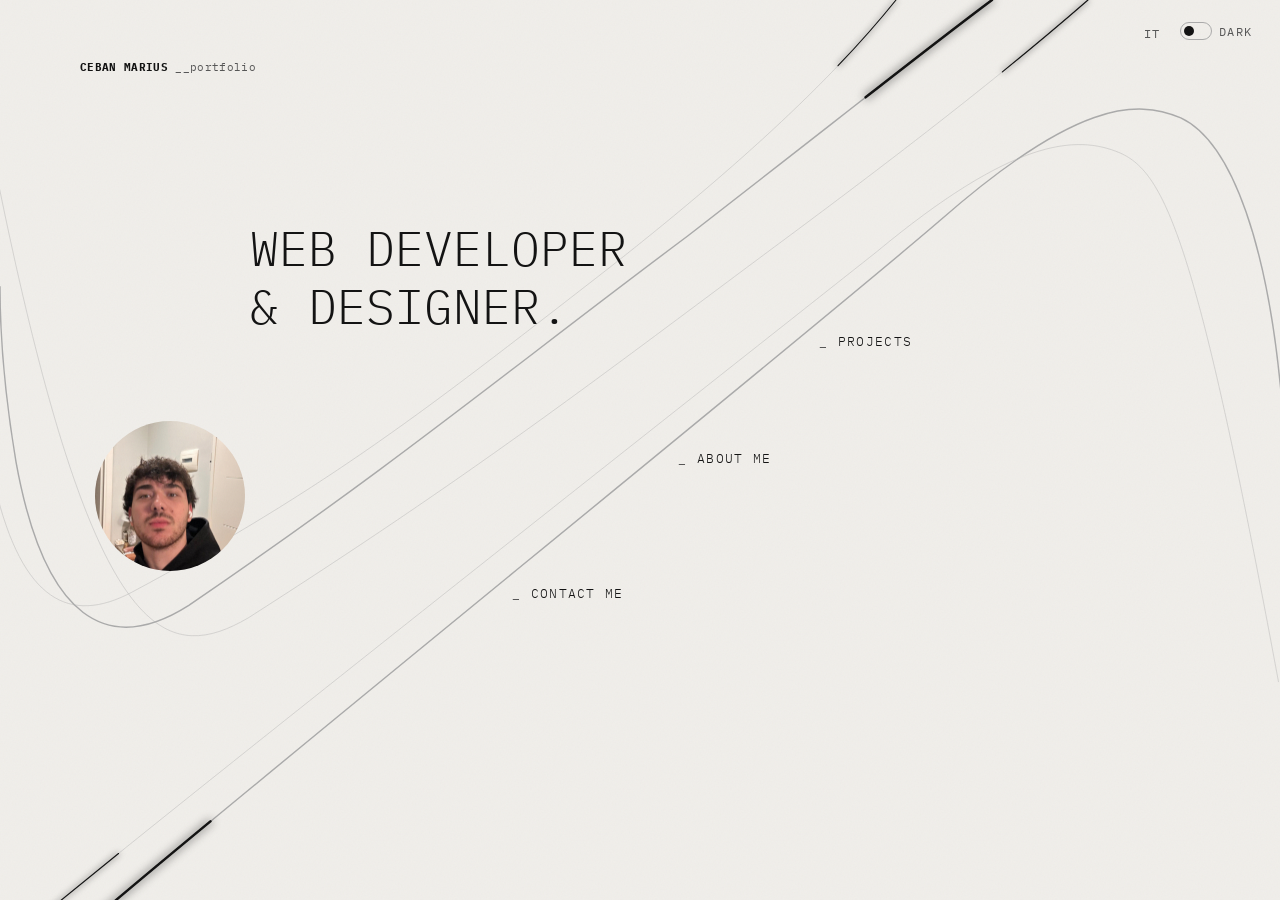
<file: index.html>
<!DOCTYPE html>
<html lang="en" data-theme="light">
<head>
  <meta charset="UTF-8" />
  <meta name="viewport" content="width=device-width, initial-scale=1.0"/>
  <title>Ceban Marius — portfolio</title>
  <meta name="description" content="Ceban Marius — Web Developer & Designer based in Italy. Building clean, intentional digital experiences across the full stack." />
  <meta property="og:type" content="website" />
  <meta property="og:title" content="Ceban Marius — Portfolio" />
  <meta property="og:description" content="Web Developer & Designer based in Italy. Building clean, intentional digital experiences across the full stack." />
  <meta property="og:site_name" content="Ceban Marius — Portfolio" />
  <link rel="icon" type="image/svg+xml" href="data:image/svg+xml,%3Csvg xmlns='http://www.w3.org/2000/svg' viewBox='0 0 32 32'%3E%3Crect width='32' height='32' fill='%23111'/%3E%3Ctext x='16' y='22' text-anchor='middle' font-family='monospace' font-size='14' font-weight='bold' fill='%23e8e6e1'%3Ecm%3C/text%3E%3C/svg%3E" />
  <link href="https://fonts.googleapis.com/css2?family=IBM+Plex+Mono:wght@300;400;700&display=swap" rel="stylesheet"/>

  <script>
    (function() {
      const t = localStorage.getItem("theme") || "light";
      document.documentElement.setAttribute("data-theme", t);
    })();
  </script>

  <link rel="stylesheet" href="index.css" />
</head>
<body>
  <div id="pt-overlay" style="position:fixed;inset:0;z-index:99999;display:flex;overflow:hidden;pointer-events:none;background:#111;"></div>
  <div class="noise-overlay"></div>

  <button class="lang-toggle" onclick="toggleLang()" aria-label="Switch language" id="lang-toggle-label">IT</button>

  <button class="theme-toggle" onclick="toggleTheme()" aria-label="Toggle theme">
    <div class="toggle-track"><div class="toggle-dot"></div></div>
    <span class="toggle-label" id="toggle-label">DARK</span>
  </button>

  <nav class="desktop-nav"><strong>CEBAN MARIUS</strong><em> __portfolio</em></nav>
  <div class="hero"><h1>WEB DEVELOPER<br>&amp; DESIGNER.</h1></div>

  <div class="circle">
    <img src="foto/profile/hero.jpeg" alt="Ceban Marius" loading="lazy" />
  </div>


  <a href="projects.html" data-nav class="label label-projects" data-i18n="nav.projects">PROJECTS</a>
  <a href="about.html"    data-nav class="label label-about" data-i18n="nav.about">ABOUT ME</a>
  <a href="#" class="label label-contact" onclick="toggleContact(); return false;" data-i18n="nav.contact">CONTACT ME</a>
  <!-- <a href="curriculum.pdf" download class="label label-cv" data-i18n="nav.cv">DOWNLOAD CV</a> -->
  <svg class="lines" viewBox="0 0 800 565" preserveAspectRatio="none">
    <!-- Original two main curves -->
    <path id="path1" class="draw-path"
      d="M 620, 0 C 580, 30 530, 70 430, 148 C 318, 232 252, 288 118, 380 C 68, 412 28, 390 10, 290 C 4, 254 0, 215 0, 180"/>
    <path id="path2" class="draw-path"
      d="M 55, 580 C 150, 498 505, 210 588, 138 C 672, 64 710, 62 738, 74 C 772, 90 792, 160 800, 240 C 804, 276 806, 312 808, 348"/>
    <!-- Extra depth lines -->
    <path id="path3" class="draw-path-thin"
      d="M 680 0 C 640 35 585 80 480 158 C 365 244 295 298 155 388 C 100 420 55 400 -5 95"/>
    <path id="path4" class="draw-path-thin"
      d="M 20 580 C 110 505 460 228 548 158 C 632 88 672 84 700 96 C 736 112 758 178 846 695"/>
    <path id="path5" class="draw-path-thin"
      d="M 560 0 C 524 45 468 100 372 175 C 268 256 205 306 82 372 C 44 392 14 378 -3 306"/>
    <!-- Flow particles — same geometry, animated short-dash on top -->
    <path id="fp1" class="flow-path"
      d="M 620, 0 C 580, 30 530, 70 430, 148 C 318, 232 252, 288 118, 380 C 68, 412 28, 390 10, 290 C 4, 254 0, 215 0, 180"/>
    <path id="fp2" class="flow-path"
      d="M 55, 580 C 150, 498 505, 210 588, 138 C 672, 64 710, 62 738, 74 C 772, 90 792, 160 800, 240 C 804, 276 806, 312 808, 348"/>
    <path id="fp3" class="flow-path-thin"
      d="M 680 0 C 640 35 585 80 480 158 C 365 244 295 298 155 388 C 100 420 55 400 -5 95"/>
    <path id="fp4" class="flow-path-thin"
      d="M 20 580 C 110 505 460 228 548 158 C 632 88 672 84 700 96 C 736 112 758 178 846 695"/>
    <path id="fp5" class="flow-path-thin"
      d="M 560 0 C 524 45 468 100 372 175 C 268 256 205 306 82 372 C 44 392 14 378 -3 306"/>
  </svg>

  <div class="mobile-layout">
    <svg class="m-lines-mobile" viewBox="0 0 375 812" aria-hidden="true" preserveAspectRatio="none">
      <path class="m-ml-path m-ml1" d="M 375 0 C 280 100 200 220 120 400 C 65 510 15 560 0 650"/>
      <path class="m-ml-thin m-ml2" d="M 0 80 C 90 190 200 320 260 500 C 305 610 365 660 375 750"/>
      <path class="m-ml-thin m-ml3" d="M 180 0 C 130 160 60 300 25 500 C 8 590 2 650 0 780"/>
      <!-- Mobile flow particles -->
      <path id="mfp1" class="m-flow-path" d="M 375 0 C 280 100 200 220 120 400 C 65 510 15 560 0 650"/>
      <path id="mfp2" class="m-flow-path-thin" d="M 0 80 C 90 190 200 320 260 500 C 305 610 365 660 375 750"/>
      <path id="mfp3" class="m-flow-path-thin" d="M 180 0 C 130 160 60 300 25 500 C 8 590 2 650 0 780"/>
    </svg>
    <div class="m-nav"><span><strong>CEBAN MARIUS</strong> <em>__portfolio</em></span></div>
    <div class="m-hero"><h1>WEB<br>DEVELOPER<br>&amp; DESIGNER.</h1></div>
    <div class="m-photo"><img src="foto/profile/hero.jpeg" alt="Ceban Marius" loading="lazy" /></div>
    <nav class="m-links">
      <a href="projects.html" data-nav class="m-link">
        <div class="m-link-left"><span class="m-link-num">01</span><span class="m-link-label" data-i18n="m.projects">PROJECTS</span></div>
      </a>
      <a href="about.html" data-nav class="m-link">
        <div class="m-link-left"><span class="m-link-num">02</span><span class="m-link-label" data-i18n="m.about">ABOUT ME</span></div>
      </a>
      <a href="#" class="m-link" onclick="toggleContact(); return false;">
        <div class="m-link-left"><span class="m-link-num">03</span><span class="m-link-label" data-i18n="m.contact">CONTACT ME</span></div>
      </a>
    </nav>
  </div>

  <div class="contact-panel" id="contactPanel">
    <button class="contact-close" onclick="toggleContact()" data-i18n="contact.close">_ CLOSE</button>
    <h2 data-i18n="contact.h2">Let's talk.</h2>
    <a href="mailto:cebanmarius15@gmail.com" class="contact-row">
      <div><div class="contact-row-label">EMAIL</div><div class="contact-row-value">cebanmarius15@gmail.com</div></div>
      <span class="contact-row-arrow">↗</span>
    </a>
    <button class="contact-copy" id="copyEmailBtn" onclick="copyEmail()" data-i18n="contact.copy" data-copy-label="_ COPY EMAIL ADDRESS" data-copied-label="_ COPIED!">_ COPY EMAIL ADDRESS</button>
    <a href="https://www.linkedin.com/in/marius-ceban-7034191b5/" target="_blank" class="contact-row">
      <div><div class="contact-row-label">LINKEDIN</div><div class="contact-row-value">linkedin.com/in/cebanmarius</div></div>
      <span class="contact-row-arrow">↗</span>
    </a>
    <a href="https://github.com/MariusCeb" target="_blank" class="contact-row">
      <div><div class="contact-row-label">GITHUB</div><div class="contact-row-value">github.com/MariusCeb</div></div>
      <span class="contact-row-arrow">↗</span>
    </a>
    <p class="contact-note" data-i18n-html="contact.note">Available for freelance projects,<br>collaborations and full-time roles.</p>
  </div>

  <script src="i18n.js"></script>
  <script>
    (function() {
      const saved = localStorage.getItem("theme") || "light";
      document.documentElement.setAttribute("data-theme", saved);
      window.addEventListener("DOMContentLoaded", () => {
        const label = document.getElementById("toggle-label");
        if (label) label.textContent = saved === "dark" ? "LIGHT" : "DARK";
      });
    })();
    function toggleTheme() {
      const html = document.documentElement;
      const isDark = html.getAttribute("data-theme") === "dark";
      const next = isDark ? "light" : "dark";
      html.setAttribute("data-theme", next);
      localStorage.setItem("theme", next);
      document.getElementById("toggle-label").textContent = isDark ? "DARK" : "LIGHT";
    }
    function toggleContact() {
      document.getElementById("contactPanel").classList.toggle("open");
    }
    document.addEventListener("click", function(e) {
      const panel = document.getElementById("contactPanel");
      if (panel.classList.contains("open") && !panel.contains(e.target) &&
          !e.target.closest(".label-contact") && !e.target.closest("[onclick*=\"toggleContact\"]")) {
        panel.classList.remove("open");
      }
    });
    function copyEmail() {
      var btn = document.getElementById('copyEmailBtn');
      var orig = btn.getAttribute('data-copy-label') || '_ COPY EMAIL ADDRESS';
      var done = btn.getAttribute('data-copied-label') || '_ COPIED!';
      function confirm() {
        btn.textContent = done; btn.classList.add('copied');
        setTimeout(function() { btn.textContent = orig; btn.classList.remove('copied'); }, 2000);
      }
      if (navigator.clipboard && navigator.clipboard.writeText) {
        navigator.clipboard.writeText('cebanmarius15@gmail.com').then(confirm).catch(function() {
          var ta = document.createElement('textarea');
          ta.value = 'cebanmarius15@gmail.com';
          document.body.appendChild(ta); ta.select();
          try { document.execCommand('copy'); confirm(); } catch(e) {}
          document.body.removeChild(ta);
        });
      } else {
        var ta = document.createElement('textarea');
        ta.value = 'cebanmarius15@gmail.com';
        document.body.appendChild(ta); ta.select();
        try { document.execCommand('copy'); confirm(); } catch(e) {}
        document.body.removeChild(ta);
      }
    }
    /* ── PAGE TRANSITION ── */
    (function() {
      var N = 14, STAGGER = 0.032, DUR = 0.46;
      var overlay = document.getElementById('pt-overlay');
      var blocks = [];
      overlay.style.background = 'none';
      for (var i = 0; i < N; i++) {
        var b = document.createElement('div');
        b.style.cssText = 'flex:1;height:100%;background:#111;transform:scaleX(1);transform-origin:right center;';
        overlay.appendChild(b); blocks.push(b);
      }
      function init() {
        setTimeout(function() {
          blocks.forEach(function(b, i) {
            b.style.transition = 'transform '+DUR+'s cubic-bezier(0.76,0,0.24,1) '+(i*STAGGER)+'s';
            b.style.transform = 'scaleX(0)';
          });
          setTimeout(function() { overlay.style.pointerEvents = 'none'; }, (DUR+(N-1)*STAGGER)*1000+200);
        }, 30);
        document.querySelectorAll('[data-nav]').forEach(function(el) {
          el.addEventListener('click', function(e) {
            var href = this.getAttribute('href');
            if (!href || href === '#') return;
            e.preventDefault();
            overlay.style.pointerEvents = 'all';
            blocks.forEach(function(b, i) {
              b.style.transformOrigin = 'left center';
              b.style.transition = 'transform '+DUR+'s cubic-bezier(0.76,0,0.24,1) '+(i*STAGGER)+'s';
              b.style.transform = 'scaleX(1)';
            });
            setTimeout(function() { window.location.href = href; }, (DUR+(N-1)*STAGGER)*1000-80);
          });
        });
      }
      if (document.readyState === 'loading') { document.addEventListener('DOMContentLoaded', init); } else { init(); }
      window.addEventListener('pageshow', function(e) {
        if (!e.persisted) return;
        overlay.style.pointerEvents = 'all';
        blocks.forEach(function(b) { b.style.transition = 'none'; b.style.transformOrigin = 'right center'; b.style.transform = 'scaleX(1)'; });
        setTimeout(function() {
          blocks.forEach(function(b, i) {
            b.style.transition = 'transform '+DUR+'s cubic-bezier(0.76,0,0.24,1) '+(i*STAGGER)+'s';
            b.style.transform = 'scaleX(0)';
          });
          setTimeout(function() { overlay.style.pointerEvents = 'none'; }, (DUR+(N-1)*STAGGER)*1000+200);
        }, 50);
      });
    })();
  </script>

</body>
</html>
</file>
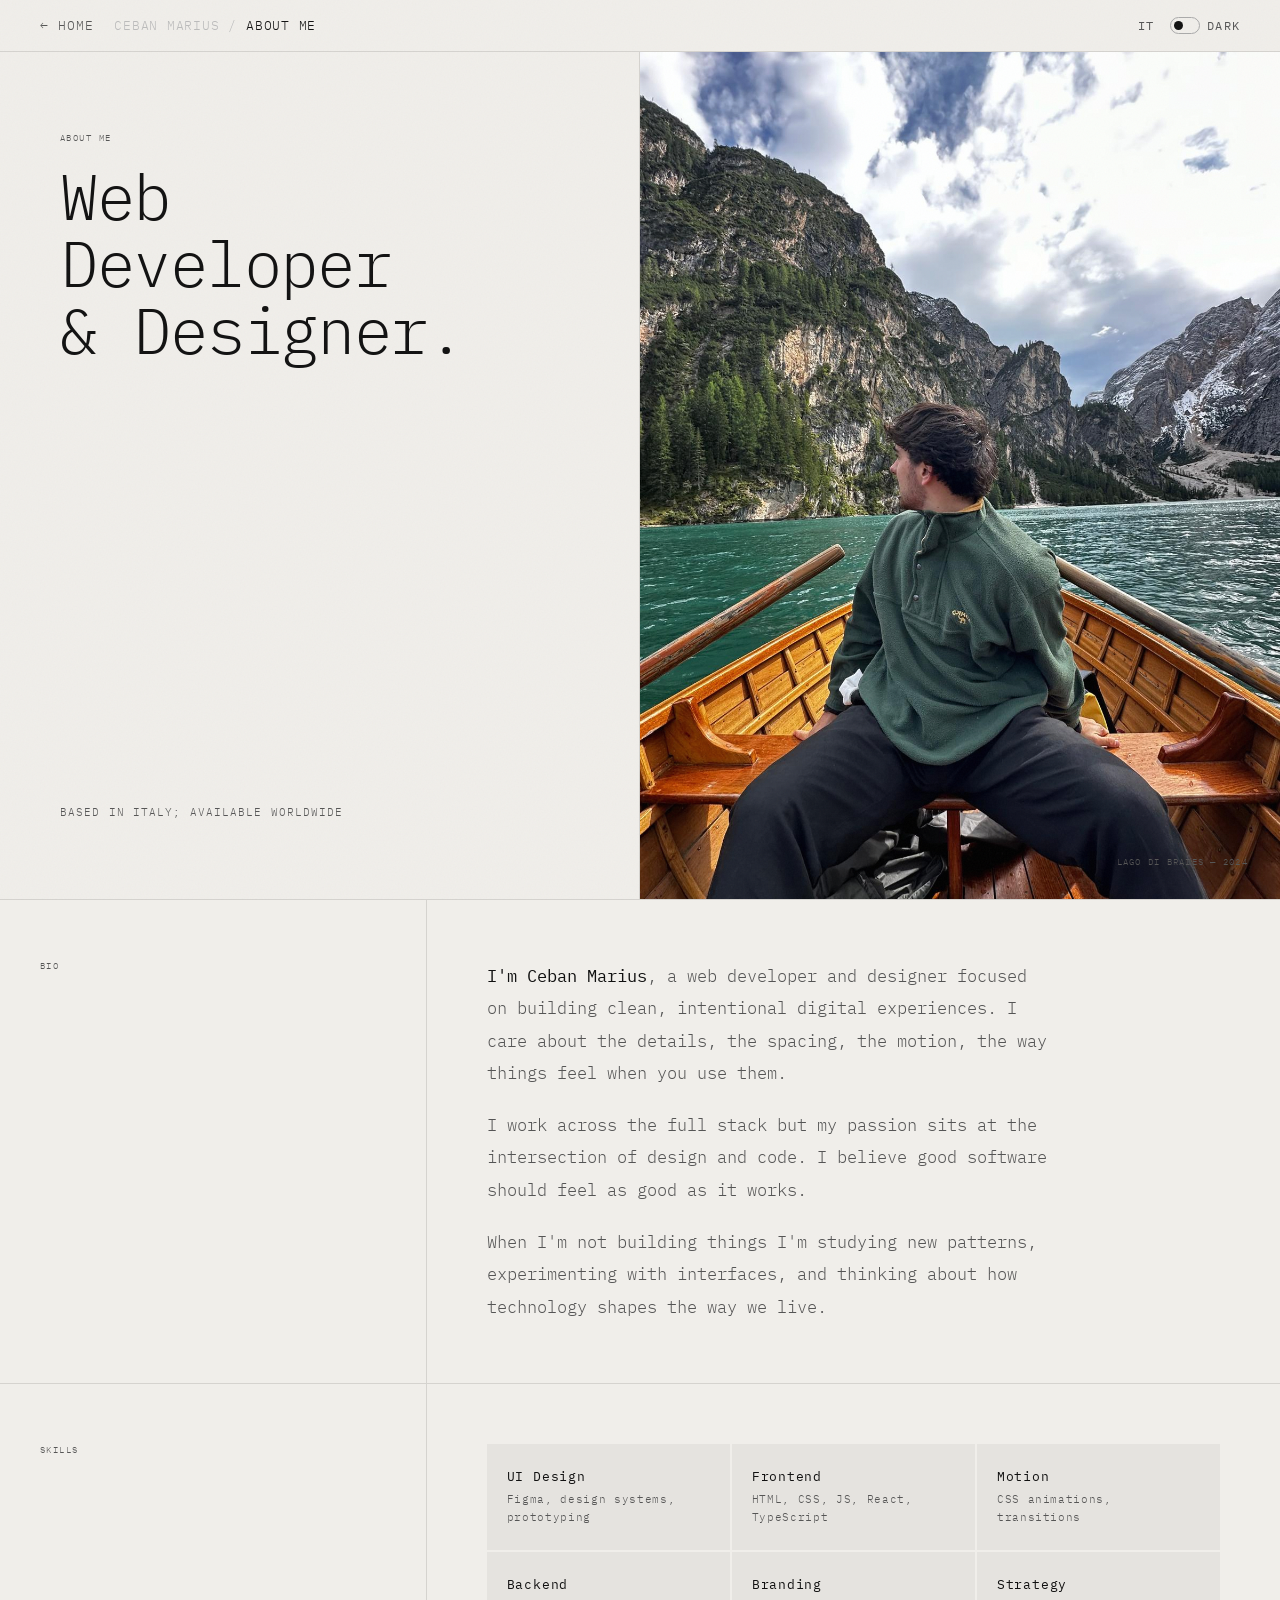
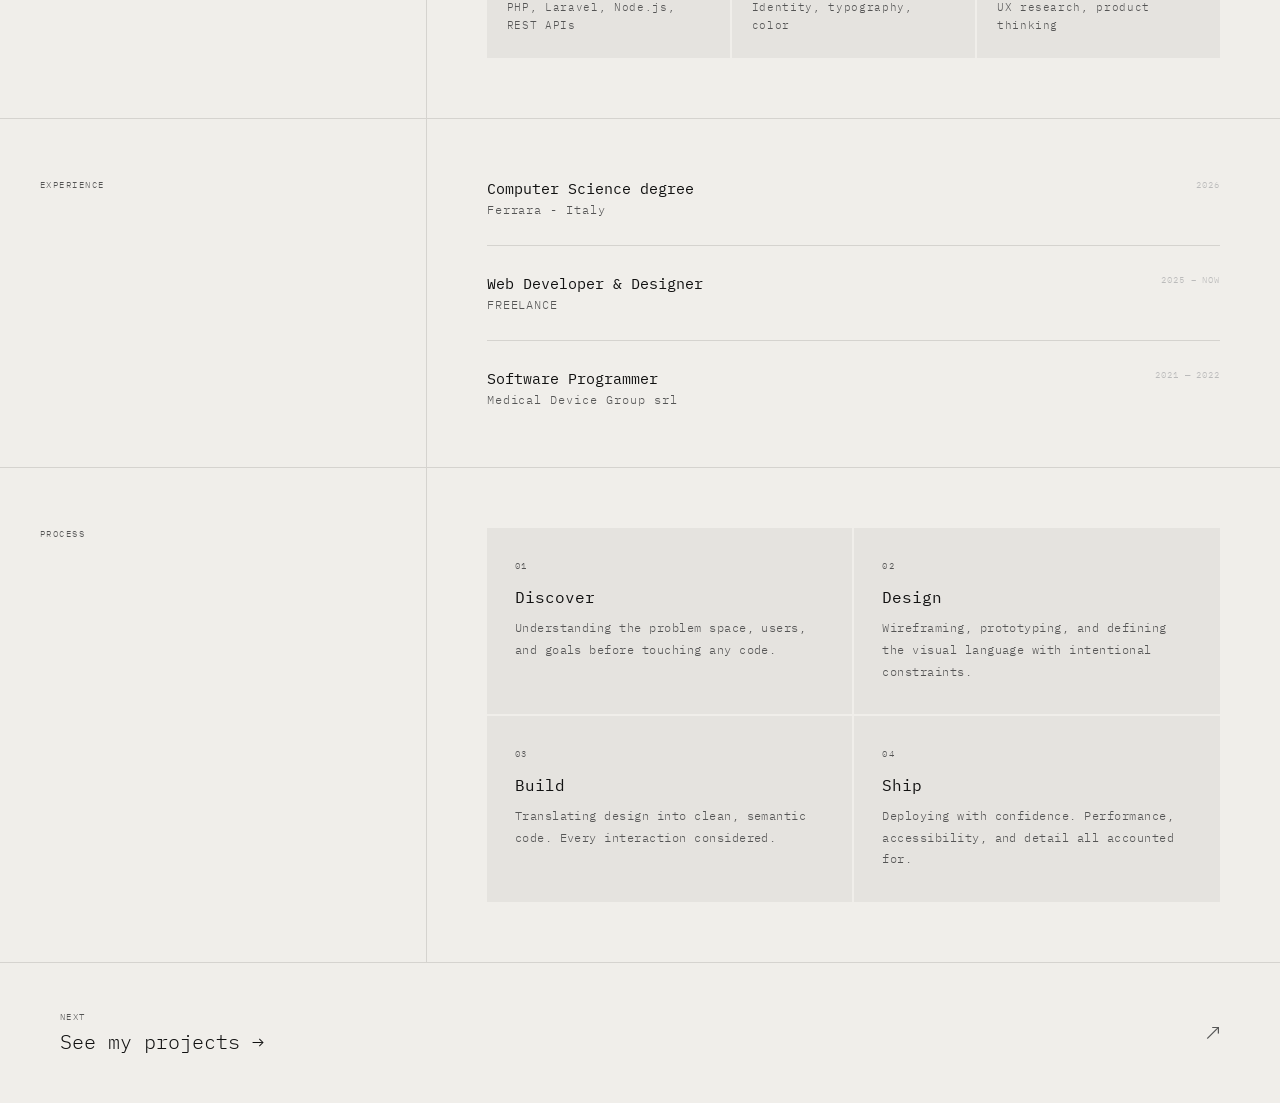
<file: about.html>
<!DOCTYPE html>
<html lang="en" data-theme="light">
<head>
  <meta charset="UTF-8" />
  <meta name="viewport" content="width=device-width, initial-scale=1.0"/>
  <title>About — Ceban Marius</title>
  <meta name="description" content="About Ceban Marius — Web Developer & Designer based in Italy. Skills, bio, and experience." />
  <meta property="og:type" content="website" />
  <meta property="og:title" content="About — Ceban Marius" />
  <meta property="og:description" content="Web Developer & Designer based in Italy. Skills, bio, and experience." />
  <meta property="og:site_name" content="Ceban Marius — Portfolio" />
  <link rel="icon" type="image/svg+xml" href="data:image/svg+xml,%3Csvg xmlns='http://www.w3.org/2000/svg' viewBox='0 0 32 32'%3E%3Crect width='32' height='32' fill='%23111'/%3E%3Ctext x='16' y='22' text-anchor='middle' font-family='monospace' font-size='14' font-weight='bold' fill='%23e8e6e1'%3Ecm%3C/text%3E%3C/svg%3E" />
  <link href="https://fonts.googleapis.com/css2?family=IBM+Plex+Mono:wght@300;400;700&display=swap" rel="stylesheet"/>
  <script>
    (function() {
      const t = localStorage.getItem('theme') || 'light';
      document.documentElement.setAttribute('data-theme', t);
    })();
  </script>
  <link rel="stylesheet" href="about.css" />
</head>
<body>
  <div id="pt-overlay" style="position:fixed;inset:0;z-index:99999;display:flex;overflow:hidden;pointer-events:none;background:#111;"></div>
  <div class="noise-overlay"></div>

  <header>
    <div class="header-left">
      <a href="index.html" class="back-link" data-nav>← HOME</a>
      <span class="breadcrumb" data-i18n-html="about.crumb">CEBAN MARIUS / <span>ABOUT ME</span></span>
    </div>
    <div class="header-right">
      <button class="lang-toggle" onclick="toggleLang()" id="lang-toggle-label">IT</button>
      <button class="theme-toggle" onclick="toggleTheme()">
        <div class="toggle-track"><div class="toggle-dot"></div></div>
        <span class="toggle-label" id="toggle-label">DARK</span>
      </button>
    </div>
    <div id="reading-progress"></div>
  </header>

  <main>

    <!-- HERO -->
    <div class="about-hero">
      <div class="hero-left">
        <div>
          <div style="font-size:9px;letter-spacing:0.16em;color:var(--muted);margin-bottom:20px;" data-i18n="about.eyebrow">ABOUT ME</div>
          <h1>Web<br>Developer<br>&amp; Designer.</h1>
        </div>
        <div class="subtitle" data-i18n="about.subtitle">BASED IN ITALY — AVAILABLE WORLDWIDE</div>
      </div>
      <div class="hero-right" style="background-image:url('foto/profile/about.jpeg');background-size:cover;background-position:center 45%;">
        <div class="hero-right-label">LAGO DI BRAIES — 2024</div>
      </div>
    </div>


    <!-- BIO -->
    <div class="bio-section">
      <div class="bio-label" data-i18n="about.bio.label">Bio</div>
      <div class="bio-content">
        <p data-i18n-html="about.bio.p1"><strong>I'm Ceban Marius</strong>, a web developer and designer focused on building clean, intentional digital experiences. I care about the details — the spacing, the motion, the way things feel when you use them.</p>
        <p data-i18n="about.bio.p2">I work across the full stack but my passion sits at the intersection of design and code. I believe good software should feel as good as it works.</p>
        <p data-i18n="about.bio.p3">When I'm not building things I'm studying new patterns, experimenting with interfaces, and thinking about how technology shapes the way we live.</p>
      </div>
    </div>

    <!-- SKILLS -->
    <div class="skills-section">
      <div class="skills-label" data-i18n="about.skills.lbl">Skills</div>
      <div class="skills-grid">
        <div class="skill-item">
          <div class="skill-name" data-i18n="about.skill.ui.n">UI Design</div>
          <div class="skill-desc" data-i18n="about.skill.ui.d">Figma, design systems, prototyping</div>
        </div>
        <div class="skill-item">
          <div class="skill-name" data-i18n="about.skill.fe.n">Frontend</div>
          <div class="skill-desc" data-i18n="about.skill.fe.d">HTML, CSS, JS, React, TypeScript</div>
        </div>
        <div class="skill-item">
          <div class="skill-name" data-i18n="about.skill.mo.n">Motion</div>
          <div class="skill-desc" data-i18n="about.skill.mo.d">CSS animations, transitions</div>
        </div>
        <div class="skill-item">
          <div class="skill-name" data-i18n="about.skill.be.n">Backend</div>
          <div class="skill-desc" data-i18n="about.skill.be.d">PHP, Laravel, Node.js, REST APIs</div>
        </div>
        <div class="skill-item">
          <div class="skill-name" data-i18n="about.skill.br.n">Branding</div>
          <div class="skill-desc" data-i18n="about.skill.br.d">Identity, typography, color</div>
        </div>
        <div class="skill-item">
          <div class="skill-name" data-i18n="about.skill.st.n">Strategy</div>
          <div class="skill-desc" data-i18n="about.skill.st.d">UX research, product thinking</div>
        </div>
      </div>
    </div>

    <!-- EXPERIENCE -->
    <div class="exp-section">
      <div class="exp-label" data-i18n="about.exp.lbl">Experience</div>
      <div class="exp-list">
        <div class="exp-item">
          <div>
            <div class="exp-role" data-i18n="about.exp0.role">Computer Science degree</div>
            <div class="exp-company">Ferrara - Italy</div>
          </div>
          <div class="exp-year">2026</div>
        </div>
        <div class="exp-item">
          <div>
            <div class="exp-role" data-i18n="about.exp1.role">Web Developer & Designer</div>
            <div class="exp-company">FREELANCE</div>
          </div>
          <div class="exp-year" data-i18n="about.exp1.year">2025 — NOW</div>
        </div>
        <div class="exp-item">
          <div>
            <div class="exp-role" data-i18n="about.exp2.role">Software Programmer</div>
            <div class="exp-company">Medical Device Group srl</div>
          </div>
          <div class="exp-year">2021 — 2022</div>
        </div>
      </div>
    </div>

    <!-- PROCESS -->
    <div class="process-section">
      <div class="process-label" data-i18n="about.proc.lbl">Process</div>
      <div class="process-grid">
        <div class="process-item">
          <div class="process-num">01</div>
          <div class="process-title" data-i18n="about.proc0.ttl">Discover</div>
          <div class="process-desc" data-i18n="about.proc0.dsc">Understanding the problem space, users, and goals before touching any code.</div>
        </div>
        <div class="process-item">
          <div class="process-num">02</div>
          <div class="process-title" data-i18n="about.proc1.ttl">Design</div>
          <div class="process-desc" data-i18n="about.proc1.dsc">Wireframing, prototyping, and defining the visual language with intentional constraints.</div>
        </div>
        <div class="process-item">
          <div class="process-num">03</div>
          <div class="process-title" data-i18n="about.proc2.ttl">Build</div>
          <div class="process-desc" data-i18n="about.proc2.dsc">Translating design into clean, semantic code. Every interaction considered.</div>
        </div>
        <div class="process-item">
          <div class="process-num">04</div>
          <div class="process-title" data-i18n="about.proc3.ttl">Ship</div>
          <div class="process-desc" data-i18n="about.proc3.dsc">Deploying with confidence. Performance, accessibility, and detail all accounted for.</div>
        </div>
      </div>
    </div>

    <!-- CTA -->
    <a href="projects.html" class="about-cta" data-nav>
      <div>
        <div class="cta-label" data-i18n="about.cta.lbl">NEXT</div>
        <div class="cta-title" data-i18n="about.cta.ttl">See my projects →</div>
      </div>
      <span class="cta-arrow">↗</span>
    </a>

  </main>

  <script src="i18n.js"></script>
  <script>
    (function() {
      const saved = localStorage.getItem('theme') || 'light';
      document.getElementById('toggle-label').textContent = saved === 'dark' ? 'LIGHT' : 'DARK';
    })();
    function toggleTheme() {
      const html = document.documentElement;
      const isDark = html.getAttribute('data-theme') === 'dark';
      const next = isDark ? 'light' : 'dark';
      html.setAttribute('data-theme', next);
      localStorage.setItem('theme', next);
      document.getElementById('toggle-label').textContent = isDark ? 'DARK' : 'LIGHT';
    }
    /* ── PAGE TRANSITION ── */
    (function() {
      var N = 14, STAGGER = 0.032, DUR = 0.46;
      var overlay = document.getElementById('pt-overlay');
      var blocks = [];
      overlay.style.background = 'none';
      for (var i = 0; i < N; i++) {
        var b = document.createElement('div');
        b.style.cssText = 'flex:1;height:100%;background:#111;transform:scaleX(1);transform-origin:right center;';
        overlay.appendChild(b); blocks.push(b);
      }
      function init() {
        setTimeout(function() {
          blocks.forEach(function(b, i) {
            b.style.transition = 'transform '+DUR+'s cubic-bezier(0.76,0,0.24,1) '+(i*STAGGER)+'s';
            b.style.transform = 'scaleX(0)';
          });
          setTimeout(function() { overlay.style.pointerEvents = 'none'; }, (DUR+(N-1)*STAGGER)*1000+200);
        }, 30);
        document.querySelectorAll('[data-nav]').forEach(function(el) {
          el.addEventListener('click', function(e) {
            var href = this.getAttribute('href');
            if (!href || href === '#') return;
            e.preventDefault();
            overlay.style.pointerEvents = 'all';
            blocks.forEach(function(b, i) {
              b.style.transformOrigin = 'left center';
              b.style.transition = 'transform '+DUR+'s cubic-bezier(0.76,0,0.24,1) '+(i*STAGGER)+'s';
              b.style.transform = 'scaleX(1)';
            });
            setTimeout(function() { window.location.href = href; }, (DUR+(N-1)*STAGGER)*1000-80);
          });
        });
      }
      if (document.readyState === 'loading') { document.addEventListener('DOMContentLoaded', init); } else { init(); }
      window.addEventListener('pageshow', function(e) {
        if (!e.persisted) return;
        overlay.style.pointerEvents = 'all';
        blocks.forEach(function(b) { b.style.transition = 'none'; b.style.transformOrigin = 'right center'; b.style.transform = 'scaleX(1)'; });
        setTimeout(function() {
          blocks.forEach(function(b, i) {
            b.style.transition = 'transform '+DUR+'s cubic-bezier(0.76,0,0.24,1) '+(i*STAGGER)+'s';
            b.style.transform = 'scaleX(0)';
          });
          setTimeout(function() { overlay.style.pointerEvents = 'none'; }, (DUR+(N-1)*STAGGER)*1000+200);
        }, 50);
      });
    })();
    /* ── READING PROGRESS ── */
    (function() {
      var bar = document.getElementById('reading-progress');
      if (!bar) return;
      var ticking = false;
      window.addEventListener('scroll', function() {
        if (!ticking) {
          requestAnimationFrame(function() {
            var s = window.scrollY, t = document.documentElement.scrollHeight - window.innerHeight;
            bar.style.transform = 'scaleX(' + (t > 0 ? s / t : 0) + ')';
            ticking = false;
          });
          ticking = true;
        }
      }, { passive: true });
    })();

    /* ── SCROLL REVEAL (process items) ── */
    (function() {
      if (!('IntersectionObserver' in window)) return;
      var obs = new IntersectionObserver(function(entries) {
        entries.forEach(function(e) { if (e.isIntersecting) { e.target.classList.add('in-view'); obs.unobserve(e.target); } });
      }, { threshold: 0.15 });
      document.querySelectorAll('.process-item').forEach(function(el) { el.classList.add('reveal'); obs.observe(el); });
    })();
  </script>

</body>
</html>
</file>
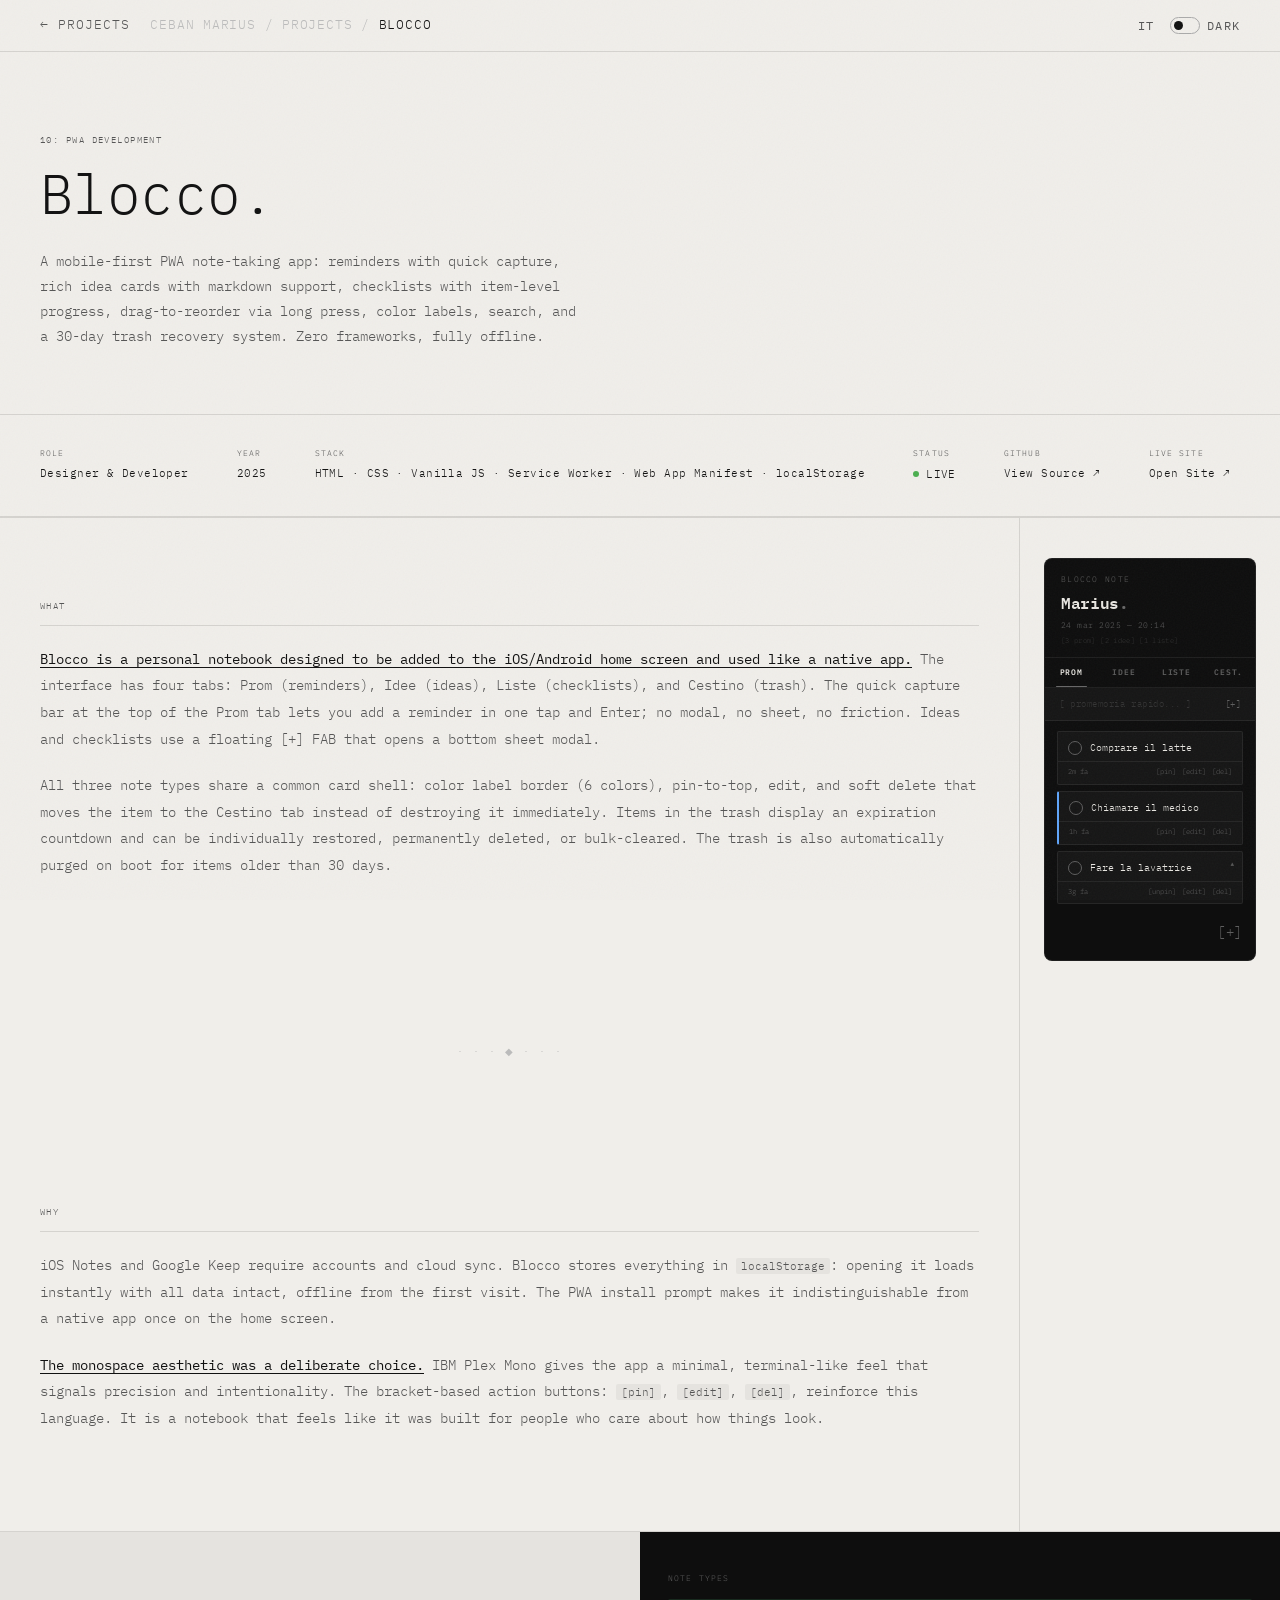
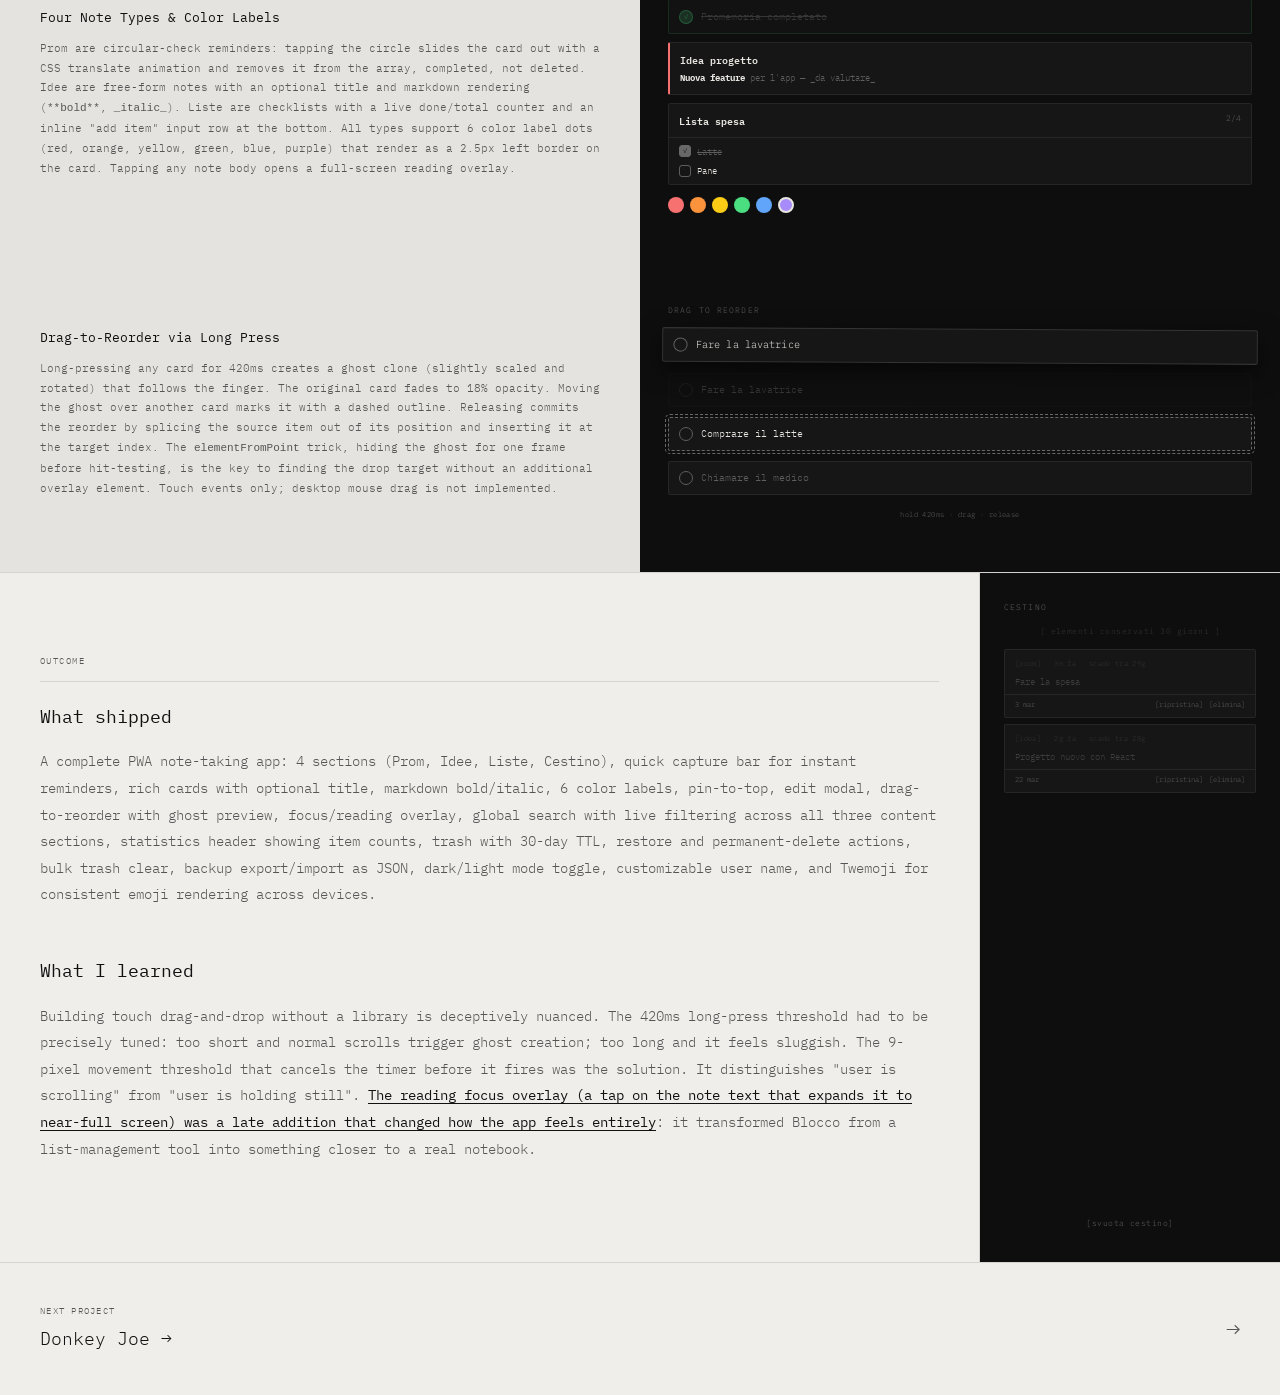
<file: blocco.html>
<!DOCTYPE html>
<html lang="en" data-theme="light">
<head>
  <meta charset="UTF-8" />
  <meta name="viewport" content="width=device-width, initial-scale=1.0"/>
  <title>Blocco — Ceban Marius</title>
  <meta name="description" content="Blocco — Mobile-first PWA note-taking app. Reminders, ideas, checklists, drag-to-reorder, color labels, 30-day trash recovery. Zero frameworks." />
  <meta property="og:type" content="website" />
  <meta property="og:title" content="Blocco — Ceban Marius" />
  <meta property="og:description" content="Mobile-first PWA note-taking app. Reminders, ideas, checklists, drag-to-reorder, 30-day trash. Zero frameworks, fully offline." />
  <meta property="og:site_name" content="Ceban Marius — Portfolio" />
  <link rel="icon" type="image/svg+xml" href="data:image/svg+xml,%3Csvg xmlns='http://www.w3.org/2000/svg' viewBox='0 0 32 32'%3E%3Crect width='32' height='32' fill='%23111'/%3E%3Ctext x='16' y='22' text-anchor='middle' font-family='monospace' font-size='14' font-weight='bold' fill='%23e8e6e1'%3Ecm%3C/text%3E%3C/svg%3E" />
  <link href="https://fonts.googleapis.com/css2?family=IBM+Plex+Mono:wght@300;400;700&display=swap" rel="stylesheet"/>
  <script>
    (function() {
      const t = localStorage.getItem('theme') || 'light';
      document.documentElement.setAttribute('data-theme', t);
    })();
  </script>
  <link rel="stylesheet" href="blocco.css" />
</head>
<body>
  <div id="pt-overlay" style="position:fixed;inset:0;z-index:99999;display:flex;overflow:hidden;pointer-events:none;background:#111;"></div>
  <div class="noise-overlay"></div>

  <header>
    <div class="header-left">
      <a href="projects.html" class="back-link" data-nav data-i18n="back.projects">← PROJECTS</a>
      <span class="breadcrumb" data-i18n-html="bl.crumb">CEBAN MARIUS / PROJECTS / <span>BLOCCO</span></span>
    </div>
    <div class="header-right">
      <button class="lang-toggle" onclick="toggleLang()" id="lang-toggle-label">IT</button>
      <button class="theme-toggle" onclick="toggleTheme()" aria-label="Toggle theme">
        <div class="toggle-track"><div class="toggle-dot"></div></div>
        <span class="toggle-label" id="toggle-label">DARK</span>
      </button>
    </div>
    <div id="reading-progress"></div>
  </header>

  <main>

    <!-- HERO -->
    <div class="project-hero">
      <div class="project-tag" data-i18n="bl.tag">10 — PWA Development</div>
      <h1>Blocco.</h1>
      <p class="lead" data-i18n="bl.lead">A mobile-first PWA note-taking app — reminders with quick capture, rich idea cards with markdown support, checklists with item-level progress, drag-to-reorder via long press, color labels, search, and a 30-day trash recovery system. Zero frameworks, fully offline.</p>
    </div>

    <!-- META -->
    <div class="project-meta">
      <div class="meta-item">
        <div class="meta-label" data-i18n="meta.role">Role</div>
        <div class="meta-value" data-i18n="bl.role">Designer & Developer</div>
      </div>
      <div class="meta-item">
        <div class="meta-label" data-i18n="meta.year">Year</div>
        <div class="meta-value">2025</div>
      </div>
      <div class="meta-item">
        <div class="meta-label" data-i18n="meta.stack">Stack</div>
        <div class="meta-value">HTML · CSS · Vanilla JS · Service Worker · Web App Manifest · localStorage</div>
      </div>
      <div class="meta-item">
        <div class="meta-label" data-i18n="meta.status">Status</div>
        <div class="meta-value"><span class="status-live"><span class="status-dot-live"></span>LIVE</span></div>
      </div>
      <div class="meta-item">
        <div class="meta-label" data-i18n="meta.github">GitHub</div>
        <div class="meta-value"><a href="https://github.com/MariusCeb/blocco" class="meta-link" target="_blank" data-i18n="meta.view_src">View Source ↗</a></div>
      </div>
      <div class="meta-item">
        <div class="meta-label" data-i18n="meta.live">Live Site</div>
        <div class="meta-value"><a href="https://mariusceb.github.io/blocco/notes.html" class="meta-link" target="_blank" data-i18n="meta.open_site">Open Site ↗</a></div>
      </div>
    </div>

    <!-- WHAT / WHY — split with sidebar mockup -->
    <div class="content-split">
      <div class="content-split-left">
        <div class="content">
          <div class="section-label" data-i18n="section.what">What</div>
          <p data-i18n-html="bl.what.p1"><strong>Blocco is a personal notebook designed to be added to the iOS/Android home screen and used like a native app.</strong> The interface has four tabs: Prom (reminders), Idee (ideas), Liste (checklists), and Cestino (trash). The quick capture bar at the top of the Prom tab lets you add a reminder in one tap and Enter — no modal, no sheet, no friction. Ideas and checklists use a floating [+] FAB that opens a bottom sheet modal.</p>
          <p data-i18n="bl.what.p2">All three note types share a common card shell: color label border (6 colors), pin-to-top, edit, and soft delete that moves the item to the Cestino tab instead of destroying it immediately. Items in the trash display an expiration countdown and can be individually restored, permanently deleted, or bulk-cleared. The trash is also automatically purged on boot for items older than 30 days.</p>
        </div>

        <div class="section-divider">· · · ◆ · · ·</div>

        <div class="content">
          <div class="section-label" data-i18n="section.why">Why</div>
          <p data-i18n-html="bl.why.p1">iOS Notes and Google Keep require accounts and cloud sync. Blocco stores everything in <code>localStorage</code> — opening it loads instantly with all data intact, offline from the first visit. The PWA install prompt makes it indistinguishable from a native app once on the home screen.</p>
          <p data-i18n-html="bl.why.p2"><strong>The monospace aesthetic was a deliberate choice.</strong> IBM Plex Mono gives the app a minimal, terminal-like feel that signals precision and intentionality. The bracket-based action buttons — <code>[pin]</code>, <code>[edit]</code>, <code>[del]</code> — reinforce this language. It is a notebook that feels like it was built for people who care about how things look.</p>
        </div>
      </div>

      <!-- SIDEBAR MOCKUP — Blocco UI -->
      <div class="content-split-right">
        <div class="sidebar-mockup">
          <!-- Header -->
          <div style="padding:14px 16px 10px;border-bottom:1px solid rgba(255,255,255,.07);">
            <div style="font-size:8px;color:#5e5e5e;text-transform:uppercase;letter-spacing:.16em;margin-bottom:3px;">Blocco note</div>
            <div style="font-size:16px;font-weight:600;letter-spacing:-.02em;">Marius<span style="color:#686868;">.</span></div>
            <div style="font-size:8px;color:#5e5e5e;letter-spacing:.06em;margin-top:3px;">24 mar 2025 — 20:14</div>
            <div style="font-size:7px;color:#333;letter-spacing:.05em;margin-top:2px;">[3 prom] [2 idee] [1 liste]</div>
          </div>
          <!-- Tabs -->
          <div style="display:flex;border-bottom:1px solid rgba(255,255,255,.07);">
            <span style="flex:1;padding:8px 0;font-size:8px;font-weight:600;letter-spacing:.1em;text-transform:uppercase;color:#e8e6e1;text-align:center;position:relative;">Prom<span style="position:absolute;bottom:0;left:20%;right:20%;height:1.5px;background:#686868;border-radius:1px;display:block;"></span></span>
            <span style="flex:1;padding:8px 0;font-size:8px;font-weight:600;letter-spacing:.1em;text-transform:uppercase;color:#5e5e5e;text-align:center;">Idee</span>
            <span style="flex:1;padding:8px 0;font-size:8px;font-weight:600;letter-spacing:.1em;text-transform:uppercase;color:#5e5e5e;text-align:center;">Liste</span>
            <span style="flex:1;padding:8px 0;font-size:8px;font-weight:600;letter-spacing:.1em;text-transform:uppercase;color:#5e5e5e;text-align:center;">Cest.</span>
          </div>
          <!-- Quick capture -->
          <div style="display:flex;align-items:center;border-bottom:1px solid rgba(255,255,255,.07);background:#161616;padding:0 14px;">
            <span style="flex:1;font-size:9px;color:#333;letter-spacing:.06em;padding:8px 0;">[ promemoria rapido... ]</span>
            <span style="font-size:9px;color:#5e5e5e;letter-spacing:.04em;">[+]</span>
          </div>
          <!-- Cards -->
          <div style="padding:10px 12px;display:flex;flex-direction:column;gap:6px;">
            <!-- Reminder card -->
            <div style="background:#161616;border:1px solid rgba(255,255,255,.07);border-radius:2px;overflow:hidden;">
              <div style="padding:8px 10px 5px;display:flex;align-items:flex-start;gap:8px;">
                <div style="width:14px;height:14px;border-radius:50%;border:1.5px solid #5e5e5e;flex-shrink:0;margin-top:1px;"></div>
                <div style="flex:1;font-size:10px;line-height:1.6;">Comprare il latte</div>
              </div>
              <div style="padding:4px 10px 6px;border-top:1px solid rgba(255,255,255,.07);display:flex;gap:6px;">
                <span style="font-size:7px;color:#5e5e5e;">2m fa</span>
                <span style="margin-left:auto;font-size:7px;color:#5e5e5e;">[pin]</span>
                <span style="font-size:7px;color:#5e5e5e;">[edit]</span>
                <span style="font-size:7px;color:#5e5e5e;">[del]</span>
              </div>
            </div>
            <!-- Reminder with blue label -->
            <div style="background:#161616;border:1px solid rgba(255,255,255,.07);border-left:2.5px solid #60a5fa;border-radius:2px;overflow:hidden;">
              <div style="padding:8px 10px 5px;display:flex;align-items:flex-start;gap:8px;">
                <div style="width:14px;height:14px;border-radius:50%;border:1.5px solid #5e5e5e;flex-shrink:0;margin-top:1px;"></div>
                <div style="flex:1;font-size:10px;line-height:1.6;">Chiamare il medico</div>
              </div>
              <div style="padding:4px 10px 6px;border-top:1px solid rgba(255,255,255,.07);display:flex;gap:6px;">
                <span style="font-size:7px;color:#5e5e5e;">1h fa</span>
                <span style="margin-left:auto;font-size:7px;color:#5e5e5e;">[pin]</span>
                <span style="font-size:7px;color:#5e5e5e;">[edit]</span>
                <span style="font-size:7px;color:#5e5e5e;">[del]</span>
              </div>
            </div>
            <!-- Pinned reminder -->
            <div style="background:#161616;border:1px solid rgba(255,255,255,.07);border-radius:2px;overflow:hidden;position:relative;">
              <span style="position:absolute;top:7px;right:8px;font-size:6px;color:#686868;opacity:.8;">▲</span>
              <div style="padding:8px 10px 5px;display:flex;align-items:flex-start;gap:8px;">
                <div style="width:14px;height:14px;border-radius:50%;border:1.5px solid #5e5e5e;flex-shrink:0;margin-top:1px;"></div>
                <div style="flex:1;font-size:10px;line-height:1.6;padding-right:12px;">Fare la lavatrice</div>
              </div>
              <div style="padding:4px 10px 6px;border-top:1px solid rgba(255,255,255,.07);display:flex;gap:6px;">
                <span style="font-size:7px;color:#5e5e5e;">3g fa</span>
                <span style="margin-left:auto;font-size:7px;color:#5e5e5e;">[unpin]</span>
                <span style="font-size:7px;color:#5e5e5e;">[edit]</span>
                <span style="font-size:7px;color:#5e5e5e;">[del]</span>
              </div>
            </div>
          </div>
          <!-- FAB -->
          <div style="padding:4px 12px 14px;text-align:right;">
            <span style="font-size:14px;color:#5e5e5e;letter-spacing:.04em;">[+]</span>
          </div>
        </div>
      </div>
    </div>

    <!-- FEATURE ROWS -->
    <div class="feature-row reveal">

      <!-- Feature 1: Four note types -->
      <div class="feature-text">
        <h3 data-i18n="bl.f1.ttl">Four Note Types &amp; Color Labels</h3>
        <p data-i18n-html="bl.f1.dsc">Prom are circular-check reminders: tapping the circle slides the card out with a CSS translate animation and removes it from the array — completed, not deleted. Idee are free-form notes with an optional title and markdown rendering (<code>**bold**</code>, <code>_italic_</code>). Liste are checklists with a live done/total counter and an inline "add item" input row at the bottom. All types support 6 color label dots (red, orange, yellow, green, blue, purple) that render as a 2.5px left border on the card. Tapping any note body opens a full-screen reading overlay.</p>
      </div>

      <!-- Feature 1: CSS mockup — note types -->
      <div class="feature-img">
        <div class="feature-img-inner" style="gap:8px;">
          <div style="font-size:8px;color:#5e5e5e;text-transform:uppercase;letter-spacing:.14em;margin-bottom:6px;">Note types</div>
          <!-- Reminder done animation hint -->
          <div style="background:#161616;border:1px solid rgba(74,222,128,.25);border-radius:2px;padding:8px 10px;display:flex;align-items:center;gap:8px;opacity:.5;">
            <div style="width:14px;height:14px;border-radius:50%;background:rgba(74,222,128,.3);border:1.5px solid rgba(74,222,128,.6);flex-shrink:0;display:flex;align-items:center;justify-content:center;font-size:7px;color:#4ade80;">✓</div>
            <span style="font-size:10px;text-decoration:line-through;color:#5e5e5e;">Promemoria completato</span>
          </div>
          <!-- Idea with red label -->
          <div style="background:#161616;border:1px solid rgba(255,255,255,.07);border-left:2.5px solid #f87171;border-radius:2px;padding:8px 10px;">
            <div style="font-size:10px;font-weight:600;margin-bottom:3px;">Idea progetto</div>
            <div style="font-size:9px;color:#5e5e5e;line-height:1.6;"><strong style="color:#e8e6e1;">Nuova feature</strong> per l'app — _da valutare_</div>
          </div>
          <!-- Checklist -->
          <div style="background:#161616;border:1px solid rgba(255,255,255,.07);border-radius:2px;overflow:hidden;">
            <div style="padding:8px 10px;border-bottom:1px solid rgba(255,255,255,.07);display:flex;justify-content:space-between;">
              <span style="font-size:10px;font-weight:600;">Lista spesa</span>
              <span style="font-size:8px;color:#5e5e5e;">2/4</span>
            </div>
            <div style="padding:6px 10px;display:flex;flex-direction:column;gap:4px;">
              <div style="display:flex;align-items:center;gap:6px;">
                <div style="width:12px;height:12px;border-radius:3px;background:#686868;border:1px solid #686868;display:flex;align-items:center;justify-content:center;font-size:7px;color:#0e0e0e;">✓</div>
                <span style="font-size:9px;text-decoration:line-through;color:#5e5e5e;">Latte</span>
              </div>
              <div style="display:flex;align-items:center;gap:6px;">
                <div style="width:12px;height:12px;border-radius:3px;border:1.5px solid #5e5e5e;"></div>
                <span style="font-size:9px;">Pane</span>
              </div>
            </div>
          </div>
          <!-- Color dots -->
          <div style="display:flex;gap:6px;padding-top:4px;">
            <div style="width:16px;height:16px;border-radius:50%;background:#f87171;"></div>
            <div style="width:16px;height:16px;border-radius:50%;background:#fb923c;"></div>
            <div style="width:16px;height:16px;border-radius:50%;background:#facc15;"></div>
            <div style="width:16px;height:16px;border-radius:50%;background:#4ade80;"></div>
            <div style="width:16px;height:16px;border-radius:50%;background:#60a5fa;"></div>
            <div style="width:16px;height:16px;border-radius:50%;background:#a78bfa;border:2px solid #e8e6e1;"></div>
          </div>
        </div>
      </div>

      <!-- Feature 2: Drag to reorder -->
      <div class="feature-text">
        <h3 data-i18n="bl.f2.ttl">Drag-to-Reorder via Long Press</h3>
        <p data-i18n-html="bl.f2.dsc">Long-pressing any card for 420ms creates a ghost clone (slightly scaled and rotated) that follows the finger. The original card fades to 18% opacity. Moving the ghost over another card marks it with a dashed outline. Releasing commits the reorder by splicing the source item out of its position and inserting it at the target index. The <code>elementFromPoint</code> trick — hiding the ghost for one frame before hit-testing — is the key to finding the drop target without an additional overlay element. Touch events only; desktop mouse drag is not implemented.</p>
      </div>

      <!-- Feature 2: CSS mockup — drag state -->
      <div class="feature-img">
        <div class="feature-img-inner" style="gap:10px;">
          <div style="font-size:8px;color:#5e5e5e;text-transform:uppercase;letter-spacing:.14em;margin-bottom:2px;">Drag to reorder</div>
          <!-- Ghost card (being dragged) -->
          <div style="background:#161616;border:1px solid rgba(255,255,255,.13);border-radius:2px;padding:8px 10px;transform:scale(1.02) rotate(0.3deg);box-shadow:0 8px 24px rgba(0,0,0,.55);display:flex;align-items:flex-start;gap:8px;z-index:10;position:relative;">
            <div style="width:14px;height:14px;border-radius:50%;border:1.5px solid #5e5e5e;flex-shrink:0;margin-top:1px;"></div>
            <div style="flex:1;font-size:10px;line-height:1.6;color:#e8e6e1;">Fare la lavatrice</div>
          </div>
          <!-- Source card (faded) -->
          <div style="background:#161616;border:1px solid rgba(255,255,255,.07);border-radius:2px;padding:8px 10px;display:flex;align-items:flex-start;gap:8px;opacity:.18;">
            <div style="width:14px;height:14px;border-radius:50%;border:1.5px solid #5e5e5e;flex-shrink:0;margin-top:1px;"></div>
            <div style="flex:1;font-size:10px;line-height:1.6;">Fare la lavatrice</div>
          </div>
          <!-- Drop target card (outlined) -->
          <div style="background:#161616;border:1px dashed #686868;border-radius:2px;padding:8px 10px;display:flex;align-items:flex-start;gap:8px;outline:1px dashed #686868;outline-offset:2px;">
            <div style="width:14px;height:14px;border-radius:50%;border:1.5px solid #5e5e5e;flex-shrink:0;margin-top:1px;"></div>
            <div style="flex:1;font-size:10px;line-height:1.6;">Comprare il latte</div>
          </div>
          <!-- Normal card below -->
          <div style="background:#161616;border:1px solid rgba(255,255,255,.07);border-radius:2px;padding:8px 10px;display:flex;align-items:flex-start;gap:8px;">
            <div style="width:14px;height:14px;border-radius:50%;border:1.5px solid #5e5e5e;flex-shrink:0;margin-top:1px;"></div>
            <div style="flex:1;font-size:10px;line-height:1.6;color:#5e5e5e;">Chiamare il medico</div>
          </div>
          <div style="font-size:7px;color:#5e5e5e;letter-spacing:.06em;text-align:center;margin-top:4px;">hold 420ms · drag · release</div>
        </div>
      </div>

    </div>

    <!-- OUTCOME -->
    <div class="outcome-section reveal">
      <div class="outcome-content">
        <div class="content">
          <div class="section-label" data-i18n="section.outcome">Outcome</div>
          <h2 data-i18n="outcome.h1">What shipped</h2>
          <p data-i18n="bl.out.p1">A complete PWA note-taking app: 4 sections (Prom, Idee, Liste, Cestino), quick capture bar for instant reminders, rich cards with optional title, markdown bold/italic, 6 color labels, pin-to-top, edit modal, drag-to-reorder with ghost preview, focus/reading overlay, global search with live filtering across all three content sections, statistics header showing item counts, trash with 30-day TTL, restore and permanent-delete actions, bulk trash clear, backup export/import as JSON, dark/light mode toggle, customizable user name, and Twemoji for consistent emoji rendering across devices.</p>
          <h2 data-i18n="outcome.h2">What I learned</h2>
          <p data-i18n-html="bl.out.p2">Building touch drag-and-drop without a library is deceptively nuanced. The 420ms long-press threshold had to be precisely tuned: too short and normal scrolls trigger ghost creation; too long and it feels sluggish. The 9-pixel movement threshold that cancels the timer before it fires was the solution — it distinguishes "user is scrolling" from "user is holding still". <strong>The reading focus overlay — a tap on the note text that expands it to near-full screen — was a late addition that changed how the app feels entirely</strong>: it transformed Blocco from a list-management tool into something closer to a real notebook.</p>
        </div>
      </div>
      <div class="outcome-photo-col">
        <div class="outcome-photo">
          <div class="outcome-photo-inner">
            <!-- Trash section mockup -->
            <div style="font-size:8px;color:#5e5e5e;text-transform:uppercase;letter-spacing:.14em;margin-bottom:10px;">Cestino</div>
            <div style="font-size:8px;color:#333;letter-spacing:.06em;text-align:center;margin-bottom:10px;">[ elementi conservati 30 giorni ]</div>
            <div style="display:flex;flex-direction:column;gap:6px;flex:1;">
              <div style="background:#161616;border:1px solid rgba(255,255,255,.07);border-radius:2px;overflow:hidden;">
                <div style="padding:8px 10px 5px;">
                  <div style="font-size:7px;color:#333;letter-spacing:.05em;margin-bottom:4px;">[prom] · 3m fa · scade tra 29g</div>
                  <div style="font-size:9px;color:#5e5e5e;opacity:.55;">Fare la spesa</div>
                </div>
                <div style="padding:4px 10px 6px;border-top:1px solid rgba(255,255,255,.07);display:flex;gap:6px;">
                  <span style="font-size:7px;color:#5e5e5e;">3 mar</span>
                  <span style="margin-left:auto;font-size:7px;color:#5e5e5e;">[ripristina]</span>
                  <span style="font-size:7px;color:#5e5e5e;">[elimina]</span>
                </div>
              </div>
              <div style="background:#161616;border:1px solid rgba(255,255,255,.07);border-radius:2px;overflow:hidden;">
                <div style="padding:8px 10px 5px;">
                  <div style="font-size:7px;color:#333;letter-spacing:.05em;margin-bottom:4px;">[idea] · 2g fa · scade tra 28g</div>
                  <div style="font-size:9px;color:#5e5e5e;opacity:.55;">Progetto nuovo con React</div>
                </div>
                <div style="padding:4px 10px 6px;border-top:1px solid rgba(255,255,255,.07);display:flex;gap:6px;">
                  <span style="font-size:7px;color:#5e5e5e;">22 mar</span>
                  <span style="margin-left:auto;font-size:7px;color:#5e5e5e;">[ripristina]</span>
                  <span style="font-size:7px;color:#5e5e5e;">[elimina]</span>
                </div>
              </div>
            </div>
            <div style="text-align:center;padding-top:12px;">
              <span style="font-size:8px;color:#5e5e5e;letter-spacing:.06em;">[svuota cestino]</span>
            </div>
          </div>
        </div>
      </div>
    </div>

    <!-- NEXT PROJECT -->
    <a href="donkey.html" class="next-project" data-nav>
      <div>
        <div class="next-label" data-i18n="next.label">NEXT PROJECT</div>
        <div class="next-title" data-i18n="bl.next">Donkey Joe →</div>
      </div>
      <div class="next-arrow">→</div>
    </a>

  </main>


  <script src="i18n.js"></script>
  <script>
    (function() {
      const saved = localStorage.getItem('theme') || 'light';
      document.getElementById('toggle-label').textContent = saved === 'dark' ? 'LIGHT' : 'DARK';
    })();
    function toggleTheme() {
      const html = document.documentElement;
      const isDark = html.getAttribute('data-theme') === 'dark';
      const next = isDark ? 'light' : 'dark';
      html.setAttribute('data-theme', next);
      localStorage.setItem('theme', next);
      document.getElementById('toggle-label').textContent = isDark ? 'DARK' : 'LIGHT';
    }
  </script>
  <script>
    /* ── PAGE TRANSITION ── */
    (function() {
      var N = 14, STAGGER = 0.032, DUR = 0.46;
      var overlay = document.getElementById('pt-overlay');
      var blocks = [];
      overlay.style.background = 'none';
      for (var i = 0; i < N; i++) {
        var b = document.createElement('div');
        b.style.cssText = 'flex:1;height:100%;background:#111;transform:scaleX(1);transform-origin:right center;';
        overlay.appendChild(b); blocks.push(b);
      }
      function init() {
        setTimeout(function() {
          blocks.forEach(function(b, i) {
            b.style.transition = 'transform '+DUR+'s cubic-bezier(0.76,0,0.24,1) '+(i*STAGGER)+'s';
            b.style.transform = 'scaleX(0)';
          });
          setTimeout(function() { overlay.style.pointerEvents = 'none'; }, (DUR+(N-1)*STAGGER)*1000+200);
        }, 30);
        document.querySelectorAll('[data-nav]').forEach(function(el) {
          el.addEventListener('click', function(e) {
            var href = this.getAttribute('href');
            if (!href || href === '#') return;
            e.preventDefault();
            overlay.style.pointerEvents = 'all';
            blocks.forEach(function(b, i) {
              b.style.transformOrigin = 'left center';
              b.style.transition = 'transform '+DUR+'s cubic-bezier(0.76,0,0.24,1) '+(i*STAGGER)+'s';
              b.style.transform = 'scaleX(1)';
            });
            setTimeout(function() { window.location.href = href; }, (DUR+(N-1)*STAGGER)*1000-80);
          });
        });
      }
      if (document.readyState === 'loading') { document.addEventListener('DOMContentLoaded', init); } else { init(); }
      window.addEventListener('pageshow', function(e) {
        if (!e.persisted) return;
        overlay.style.pointerEvents = 'all';
        blocks.forEach(function(b) { b.style.transition = 'none'; b.style.transformOrigin = 'right center'; b.style.transform = 'scaleX(1)'; });
        setTimeout(function() {
          blocks.forEach(function(b, i) {
            b.style.transition = 'transform '+DUR+'s cubic-bezier(0.76,0,0.24,1) '+(i*STAGGER)+'s';
            b.style.transform = 'scaleX(0)';
          });
          setTimeout(function() { overlay.style.pointerEvents = 'none'; }, (DUR+(N-1)*STAGGER)*1000+200);
        }, 50);
      });
    })();
    /* ── READING PROGRESS ── */
    (function() {
      var bar = document.getElementById('reading-progress');
      if (!bar) return;
      var ticking = false;
      window.addEventListener('scroll', function() {
        if (!ticking) {
          requestAnimationFrame(function() {
            var s = document.documentElement;
            bar.style.transform = 'scaleX(' + Math.min(s.scrollTop / ((s.scrollHeight - s.clientHeight) || 1), 1) + ')';
            ticking = false;
          });
          ticking = true;
        }
      }, { passive: true });
    })();
    /* ── SCROLL REVEAL ── */
    (function() {
      var els = document.querySelectorAll('.reveal');
      var obs = new IntersectionObserver(function(entries) {
        entries.forEach(function(e) { if (e.isIntersecting) { e.target.classList.add('in-view'); obs.unobserve(e.target); } });
      }, { threshold: 0.1 });
      els.forEach(function(el) { obs.observe(el); });
    })();
  </script>
</body>
</html>
</file>
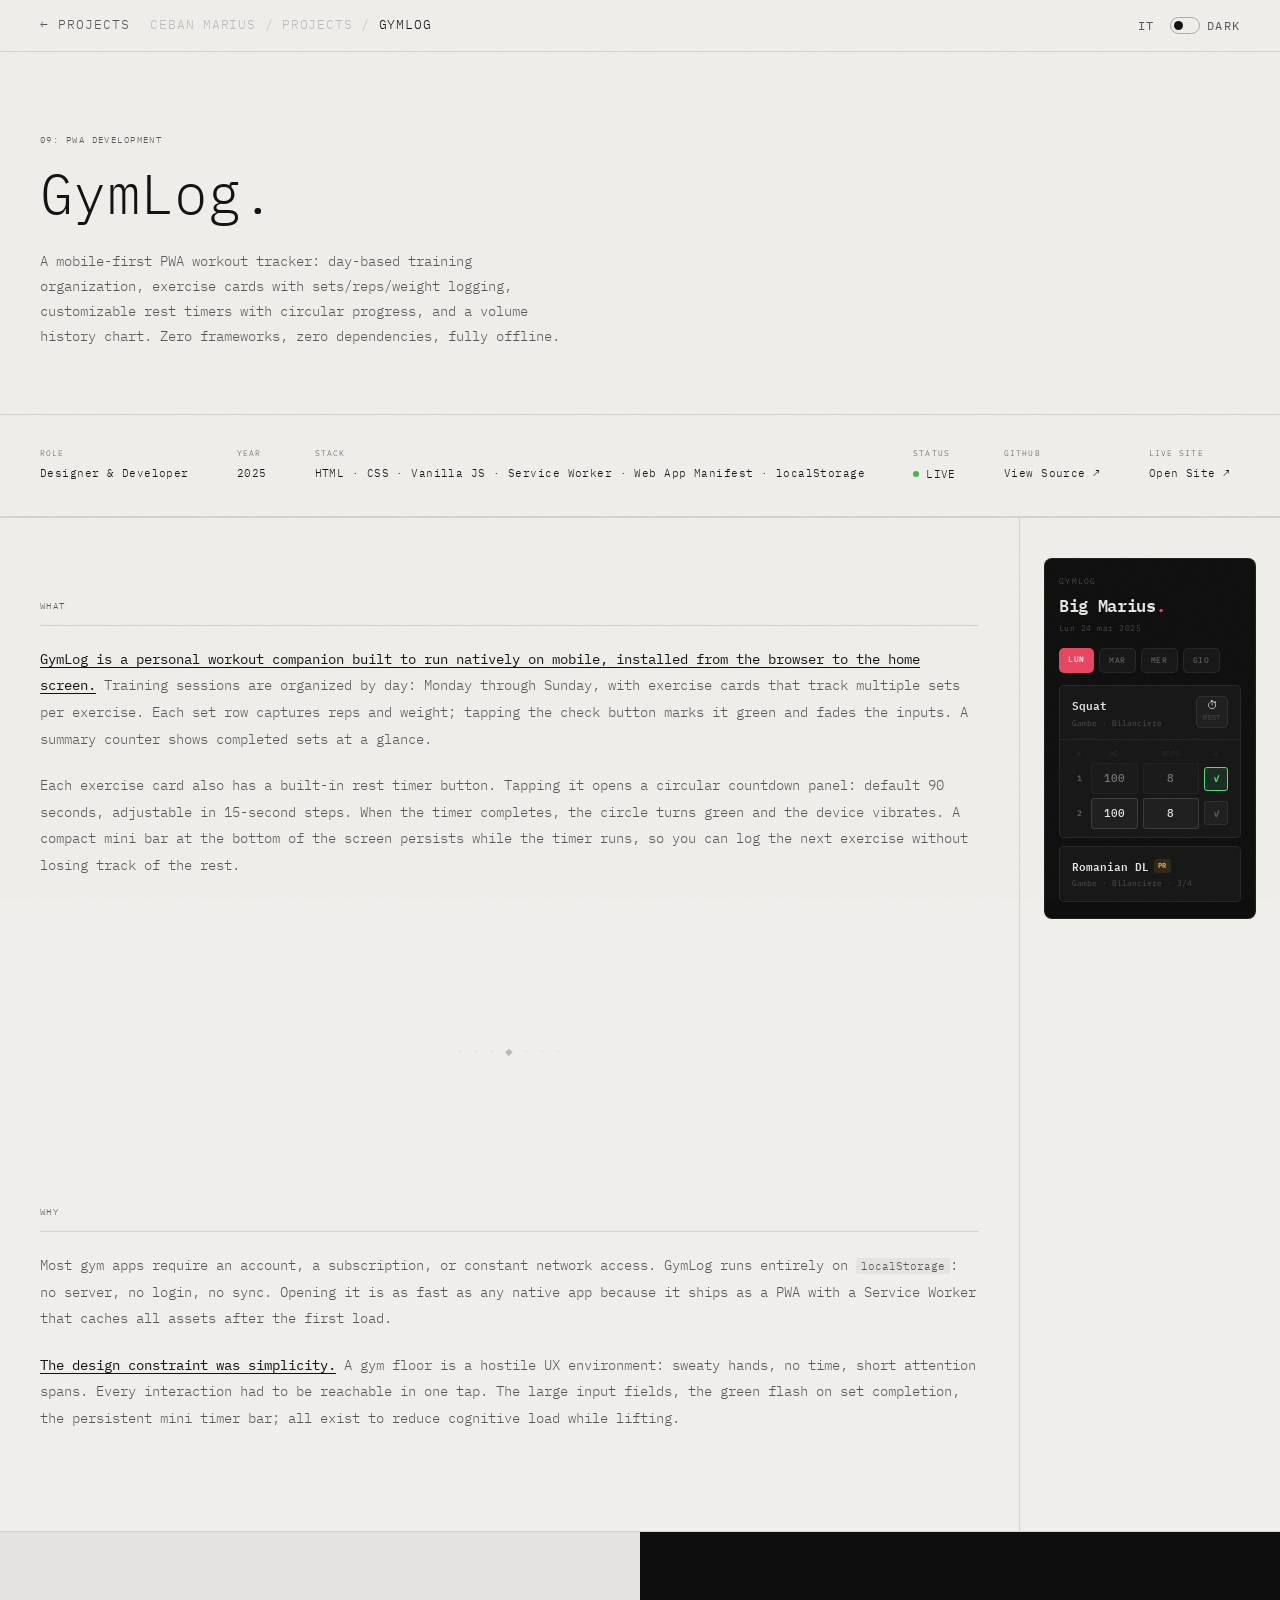
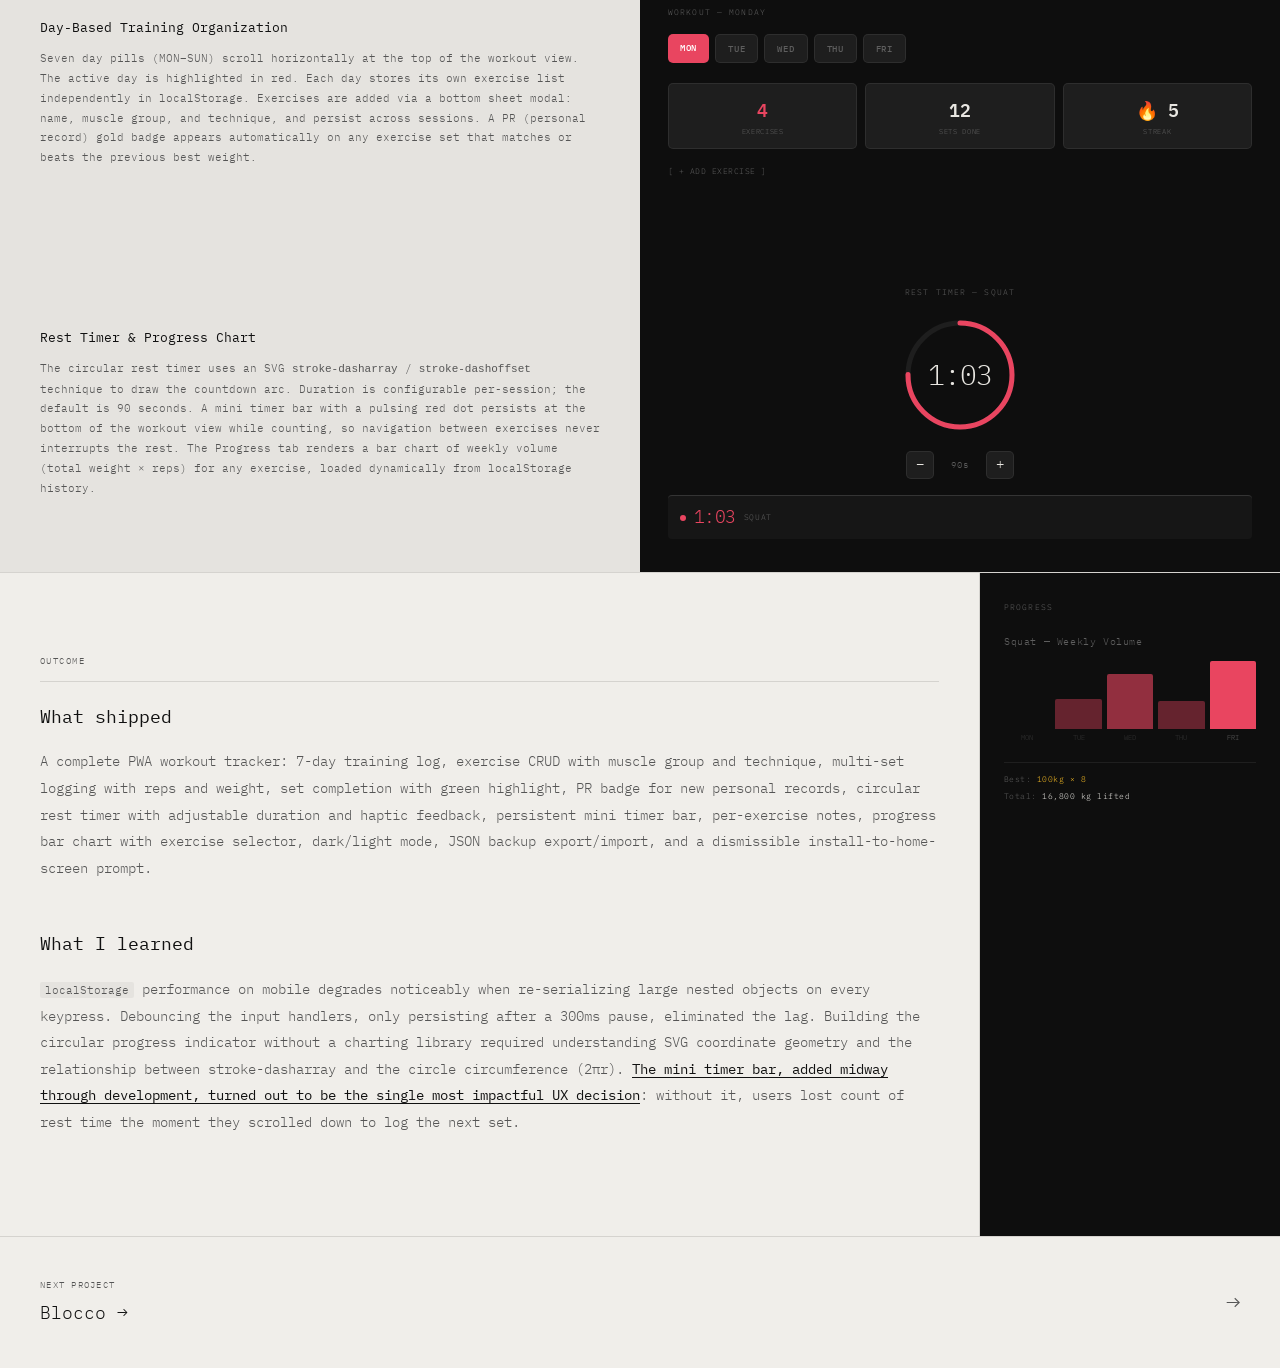
<file: gymlog.html>
<!DOCTYPE html>
<html lang="en" data-theme="light">
<head>
  <meta charset="UTF-8" />
  <meta name="viewport" content="width=device-width, initial-scale=1.0"/>
  <title>GymLog — Ceban Marius</title>
  <meta name="description" content="GymLog — Mobile-first PWA workout tracker. Day-based training, sets/reps/weight logging, rest timer, progress charts." />
  <meta property="og:type" content="website" />
  <meta property="og:title" content="GymLog — Ceban Marius" />
  <meta property="og:description" content="Mobile-first PWA workout tracker. Day-based training, rest timer, progress charts. Zero frameworks." />
  <meta property="og:site_name" content="Ceban Marius — Portfolio" />
  <link rel="icon" type="image/svg+xml" href="data:image/svg+xml,%3Csvg xmlns='http://www.w3.org/2000/svg' viewBox='0 0 32 32'%3E%3Crect width='32' height='32' fill='%23111'/%3E%3Ctext x='16' y='22' text-anchor='middle' font-family='monospace' font-size='14' font-weight='bold' fill='%23e8e6e1'%3Ecm%3C/text%3E%3C/svg%3E" />
  <link href="https://fonts.googleapis.com/css2?family=IBM+Plex+Mono:wght@300;400;700&display=swap" rel="stylesheet"/>
  <script>
    (function() {
      const t = localStorage.getItem('theme') || 'light';
      document.documentElement.setAttribute('data-theme', t);
    })();
  </script>
  <link rel="stylesheet" href="gymlog.css" />
</head>
<body>
  <div id="pt-overlay" style="position:fixed;inset:0;z-index:99999;display:flex;overflow:hidden;pointer-events:none;background:#111;"></div>
  <div class="noise-overlay"></div>

  <header>
    <div class="header-left">
      <a href="projects.html" class="back-link" data-nav data-i18n="back.projects">← PROJECTS</a>
      <span class="breadcrumb" data-i18n-html="gl.crumb">CEBAN MARIUS / PROJECTS / <span>GYMLOG</span></span>
    </div>
    <div class="header-right">
      <button class="lang-toggle" onclick="toggleLang()" id="lang-toggle-label">IT</button>
      <button class="theme-toggle" onclick="toggleTheme()" aria-label="Toggle theme">
        <div class="toggle-track"><div class="toggle-dot"></div></div>
        <span class="toggle-label" id="toggle-label">DARK</span>
      </button>
    </div>
    <div id="reading-progress"></div>
  </header>

  <main>

    <!-- HERO -->
    <div class="project-hero">
      <div class="project-tag" data-i18n="gl.tag">09 — PWA Development</div>
      <h1>GymLog.</h1>
      <p class="lead" data-i18n="gl.lead">A mobile-first PWA workout tracker — day-based training organization, exercise cards with sets/reps/weight logging, customizable rest timers with circular progress, and a volume history chart. Zero frameworks, zero dependencies, fully offline.</p>
    </div>

    <!-- META -->
    <div class="project-meta">
      <div class="meta-item">
        <div class="meta-label" data-i18n="meta.role">Role</div>
        <div class="meta-value" data-i18n="gl.role">Designer & Developer</div>
      </div>
      <div class="meta-item">
        <div class="meta-label" data-i18n="meta.year">Year</div>
        <div class="meta-value">2025</div>
      </div>
      <div class="meta-item">
        <div class="meta-label" data-i18n="meta.stack">Stack</div>
        <div class="meta-value">HTML · CSS · Vanilla JS · Service Worker · Web App Manifest · localStorage</div>
      </div>
      <div class="meta-item">
        <div class="meta-label" data-i18n="meta.status">Status</div>
        <div class="meta-value"><span class="status-live"><span class="status-dot-live"></span>LIVE</span></div>
      </div>
      <div class="meta-item">
        <div class="meta-label" data-i18n="meta.github">GitHub</div>
        <div class="meta-value"><a href="https://github.com/MariusCeb/gymlog" class="meta-link" target="_blank" data-i18n="meta.view_src">View Source ↗</a></div>
      </div>
      <div class="meta-item">
        <div class="meta-label" data-i18n="meta.live">Live Site</div>
        <div class="meta-value"><a href="https://mariusceb.github.io/gymlog/gym.html" class="meta-link" target="_blank" data-i18n="meta.open_site">Open Site ↗</a></div>
      </div>
    </div>

    <!-- WHAT / WHY — split with sidebar mockup -->
    <div class="content-split">
      <div class="content-split-left">
        <div class="content">
          <div class="section-label" data-i18n="section.what">What</div>
          <p data-i18n-html="gl.what.p1"><strong>GymLog is a personal workout companion built to run natively on mobile, installed from the browser to the home screen.</strong> Training sessions are organized by day — Monday through Sunday — with exercise cards that track multiple sets per exercise. Each set row captures reps and weight; tapping the check button marks it green and fades the inputs. A summary counter shows completed sets at a glance.</p>
          <p data-i18n="gl.what.p2">Each exercise card also has a built-in rest timer button. Tapping it opens a circular countdown panel — default 90 seconds, adjustable in 15-second steps. When the timer completes, the circle turns green and the device vibrates. A compact mini bar at the bottom of the screen persists while the timer runs, so you can log the next exercise without losing track of the rest.</p>
        </div>

        <div class="section-divider">· · · ◆ · · ·</div>

        <div class="content">
          <div class="section-label" data-i18n="section.why">Why</div>
          <p data-i18n-html="gl.why.p1">Most gym apps require an account, a subscription, or constant network access. GymLog runs entirely on <code>localStorage</code> — no server, no login, no sync. Opening it is as fast as any native app because it ships as a PWA with a Service Worker that caches all assets after the first load.</p>
          <p data-i18n-html="gl.why.p2"><strong>The design constraint was simplicity.</strong> A gym floor is a hostile UX environment: sweaty hands, no time, short attention spans. Every interaction had to be reachable in one tap. The large input fields, the green flash on set completion, the persistent mini timer bar — all exist to reduce cognitive load while lifting.</p>
        </div>
      </div>

      <!-- SIDEBAR MOCKUP — GymLog UI -->
      <div class="content-split-right">
        <div class="sidebar-mockup">
          <!-- App header -->
          <div style="font-size:8px;color:#5e5e5e;text-transform:uppercase;letter-spacing:.16em;margin-bottom:3px;">GymLog</div>
          <div style="font-size:17px;font-weight:600;letter-spacing:-.02em;margin-bottom:2px;">Big Marius<span style="color:#e94560;">.</span></div>
          <div style="font-size:8px;color:#5e5e5e;letter-spacing:.06em;margin-bottom:12px;">Lun 24 mar 2025</div>
          <!-- Day pills -->
          <div style="display:flex;gap:5px;flex-wrap:wrap;margin-bottom:12px;">
            <span style="padding:5px 9px;border-radius:5px;background:#e94560;color:#fff;font-size:8px;font-weight:500;letter-spacing:.08em;">LUN</span>
            <span style="padding:5px 9px;border-radius:5px;background:#161616;border:1px solid rgba(255,255,255,.07);color:#5e5e5e;font-size:8px;font-weight:500;letter-spacing:.08em;">MAR</span>
            <span style="padding:5px 9px;border-radius:5px;background:#161616;border:1px solid rgba(255,255,255,.07);color:#5e5e5e;font-size:8px;font-weight:500;letter-spacing:.08em;">MER</span>
            <span style="padding:5px 9px;border-radius:5px;background:#161616;border:1px solid rgba(255,255,255,.07);color:#5e5e5e;font-size:8px;font-weight:500;letter-spacing:.08em;">GIO</span>
          </div>
          <!-- Exercise card -->
          <div style="background:#161616;border:1px solid rgba(255,255,255,.07);border-radius:5px;overflow:hidden;margin-bottom:8px;">
            <div style="padding:10px 12px 8px;border-bottom:1px solid rgba(255,255,255,.07);display:flex;align-items:flex-start;justify-content:space-between;">
              <div>
                <div style="font-size:11px;font-weight:600;">Squat</div>
                <div style="font-size:8px;color:#5e5e5e;margin-top:2px;">Gambe · Bilanciere</div>
              </div>
              <div style="background:#1e1e1e;border:1px solid rgba(255,255,255,.07);border-radius:5px;width:32px;height:32px;display:flex;flex-direction:column;align-items:center;justify-content:center;gap:1px;">
                <span style="font-size:11px;line-height:1;">⏱</span>
                <span style="font-size:7px;color:#5e5e5e;letter-spacing:.04em;">REST</span>
              </div>
            </div>
            <div style="padding:8px 12px;">
              <div style="display:grid;grid-template-columns:14px 1fr 1.2fr 24px;gap:5px;margin-bottom:4px;">
                <span style="font-size:7px;color:#333;text-transform:uppercase;letter-spacing:.1em;text-align:center;">#</span>
                <span style="font-size:7px;color:#333;text-transform:uppercase;letter-spacing:.1em;text-align:center;">kg</span>
                <span style="font-size:7px;color:#333;text-transform:uppercase;letter-spacing:.1em;text-align:center;">reps</span>
                <span style="font-size:7px;color:#333;text-transform:uppercase;letter-spacing:.1em;text-align:center;">✓</span>
              </div>
              <!-- Set 1 — done -->
              <div style="display:grid;grid-template-columns:14px 1fr 1.2fr 24px;gap:5px;align-items:center;margin-bottom:4px;">
                <span style="font-size:8px;font-weight:600;color:#5e5e5e;text-align:center;">1</span>
                <div style="background:#1e1e1e;border:1px solid rgba(255,255,255,.07);border-radius:3px;padding:5px 4px;text-align:center;font-size:11px;font-weight:500;opacity:.45;">100</div>
                <div style="background:#1e1e1e;border:1px solid rgba(255,255,255,.07);border-radius:3px;padding:5px 4px;text-align:center;font-size:11px;font-weight:500;opacity:.45;">8</div>
                <div style="width:24px;height:24px;background:rgba(74,222,128,.1);border:1px solid #4ade80;border-radius:3px;display:flex;align-items:center;justify-content:center;font-size:9px;font-weight:700;color:#4ade80;">✓</div>
              </div>
              <!-- Set 2 — active -->
              <div style="display:grid;grid-template-columns:14px 1fr 1.2fr 24px;gap:5px;align-items:center;">
                <span style="font-size:8px;font-weight:600;color:#5e5e5e;text-align:center;">2</span>
                <div style="background:#1e1e1e;border:1px solid rgba(255,255,255,.13);border-radius:3px;padding:5px 4px;text-align:center;font-size:11px;font-weight:500;">100</div>
                <div style="background:#1e1e1e;border:1px solid rgba(255,255,255,.13);border-radius:3px;padding:5px 4px;text-align:center;font-size:11px;font-weight:500;">8</div>
                <div style="width:24px;height:24px;background:#1e1e1e;border:1px solid rgba(255,255,255,.07);border-radius:3px;display:flex;align-items:center;justify-content:center;font-size:9px;font-weight:700;color:#5e5e5e;">✓</div>
              </div>
            </div>
          </div>
          <!-- Second exercise (collapsed) -->
          <div style="background:#161616;border:1px solid rgba(255,255,255,.07);border-radius:5px;overflow:hidden;">
            <div style="padding:10px 12px;display:flex;align-items:center;justify-content:space-between;">
              <div>
                <div style="display:flex;align-items:center;gap:5px;">
                  <span style="font-size:11px;font-weight:600;">Romanian DL</span>
                  <span style="font-size:7px;font-weight:600;color:#fbbf24;background:rgba(251,191,36,.1);border-radius:3px;padding:1px 4px;letter-spacing:.06em;">PR</span>
                </div>
                <div style="font-size:8px;color:#5e5e5e;margin-top:2px;">Gambe · Bilanciere · 3/4</div>
              </div>
            </div>
          </div>
        </div>
      </div>
    </div>

    <!-- FEATURE ROWS -->
    <div class="feature-row reveal">

      <!-- Feature 1: Day-based training -->
      <div class="feature-text">
        <h3 data-i18n="gl.f1.ttl">Day-Based Training Organization</h3>
        <p data-i18n="gl.f1.dsc">Seven day pills (MON–SUN) scroll horizontally at the top of the workout view. The active day is highlighted in red. Each day stores its own exercise list independently in localStorage. Exercises are added via a bottom sheet modal — name, muscle group, and technique — and persist across sessions. A PR (personal record) gold badge appears automatically on any exercise set that matches or beats the previous best weight.</p>
      </div>

      <!-- Feature 1: CSS mockup — day pills detail -->
      <div class="feature-img">
        <div class="feature-img-inner">
          <div style="font-size:8px;color:#5e5e5e;text-transform:uppercase;letter-spacing:.14em;margin-bottom:14px;">Workout — Monday</div>
          <div style="display:flex;gap:6px;flex-wrap:wrap;margin-bottom:20px;">
            <span style="padding:6px 12px;border-radius:5px;background:#e94560;color:#fff;font-size:9px;font-weight:500;letter-spacing:.08em;">MON</span>
            <span style="padding:6px 12px;border-radius:5px;background:#1e1e1e;border:1px solid rgba(255,255,255,.07);color:#5e5e5e;font-size:9px;font-weight:500;letter-spacing:.08em;">TUE</span>
            <span style="padding:6px 12px;border-radius:5px;background:#1e1e1e;border:1px solid rgba(255,255,255,.07);color:#5e5e5e;font-size:9px;font-weight:500;letter-spacing:.08em;">WED</span>
            <span style="padding:6px 12px;border-radius:5px;background:#1e1e1e;border:1px solid rgba(255,255,255,.07);color:#5e5e5e;font-size:9px;font-weight:500;letter-spacing:.08em;">THU</span>
            <span style="padding:6px 12px;border-radius:5px;background:#1e1e1e;border:1px solid rgba(255,255,255,.07);color:#5e5e5e;font-size:9px;font-weight:500;letter-spacing:.08em;">FRI</span>
          </div>
          <!-- Stats row -->
          <div style="display:flex;gap:8px;margin-bottom:16px;">
            <div style="flex:1;background:#1e1e1e;border:1px solid rgba(255,255,255,.07);border-radius:5px;padding:10px 8px;text-align:center;">
              <div style="font-size:18px;font-weight:600;letter-spacing:-.02em;color:#e94560;">4</div>
              <div style="font-size:7px;color:#5e5e5e;margin-top:2px;text-transform:uppercase;letter-spacing:.1em;">exercises</div>
            </div>
            <div style="flex:1;background:#1e1e1e;border:1px solid rgba(255,255,255,.07);border-radius:5px;padding:10px 8px;text-align:center;">
              <div style="font-size:18px;font-weight:600;letter-spacing:-.02em;">12</div>
              <div style="font-size:7px;color:#5e5e5e;margin-top:2px;text-transform:uppercase;letter-spacing:.1em;">sets done</div>
            </div>
            <div style="flex:1;background:#1e1e1e;border:1px solid rgba(255,255,255,.07);border-radius:5px;padding:10px 8px;text-align:center;">
              <div style="font-size:18px;font-weight:600;letter-spacing:-.02em;">🔥 5</div>
              <div style="font-size:7px;color:#5e5e5e;margin-top:2px;text-transform:uppercase;letter-spacing:.1em;">streak</div>
            </div>
          </div>
          <div style="font-size:8px;color:#5e5e5e;letter-spacing:.06em;">[ + ADD EXERCISE ]</div>
        </div>
      </div>

      <!-- Feature 2: Rest timer -->
      <div class="feature-text">
        <h3 data-i18n="gl.f2.ttl">Rest Timer &amp; Progress Chart</h3>
        <p data-i18n-html="gl.f2.dsc">The circular rest timer uses an SVG <code>stroke-dasharray</code> / <code>stroke-dashoffset</code> technique to draw the countdown arc. Duration is configurable per-session; the default is 90 seconds. A mini timer bar with a pulsing red dot persists at the bottom of the workout view while counting, so navigation between exercises never interrupts the rest. The Progress tab renders a bar chart of weekly volume (total weight × reps) for any exercise, loaded dynamically from localStorage history.</p>
      </div>

      <!-- Feature 2: CSS mockup — rest timer -->
      <div class="feature-img">
        <div class="feature-img-inner" style="align-items:center;">
          <div style="font-size:8px;color:#5e5e5e;text-transform:uppercase;letter-spacing:.14em;margin-bottom:16px;">Rest Timer — Squat</div>
          <!-- SVG circle timer -->
          <div style="position:relative;width:120px;height:120px;margin-bottom:16px;">
            <svg width="120" height="120" style="transform:rotate(-90deg);">
              <circle cx="60" cy="60" r="52" fill="none" stroke="#1e1e1e" stroke-width="5"/>
              <circle cx="60" cy="60" r="52" fill="none" stroke="#e94560" stroke-width="5" stroke-linecap="round"
                stroke-dasharray="326.73" stroke-dashoffset="81.68"/>
            </svg>
            <div style="position:absolute;top:50%;left:50%;transform:translate(-50%,-50%);font-size:28px;font-weight:300;letter-spacing:-.04em;color:#e8e6e1;">1:03</div>
          </div>
          <!-- Controls -->
          <div style="display:flex;gap:8px;margin-bottom:16px;">
            <div style="background:#1e1e1e;border:1px solid rgba(255,255,255,.07);border-radius:5px;width:28px;height:28px;display:flex;align-items:center;justify-content:center;font-size:14px;color:#e8e6e1;">−</div>
            <div style="font-size:9px;color:#5e5e5e;letter-spacing:.08em;min-width:36px;text-align:center;line-height:28px;">90s</div>
            <div style="background:#1e1e1e;border:1px solid rgba(255,255,255,.07);border-radius:5px;width:28px;height:28px;display:flex;align-items:center;justify-content:center;font-size:14px;color:#e8e6e1;">+</div>
          </div>
          <!-- Mini bar mockup -->
          <div style="background:#161616;border-top:1px solid rgba(255,255,255,.13);border-radius:4px;padding:0 12px;height:44px;display:flex;align-items:center;gap:8px;width:100%;">
            <div style="width:6px;height:6px;border-radius:50%;background:#e94560;flex-shrink:0;"></div>
            <div style="font-size:18px;font-weight:300;letter-spacing:-.03em;color:#e94560;flex-shrink:0;">1:03</div>
            <div style="flex:1;font-size:8px;color:#5e5e5e;text-transform:uppercase;letter-spacing:.08em;">SQUAT</div>
          </div>
        </div>
      </div>

    </div>

    <!-- OUTCOME -->
    <div class="outcome-section reveal">
      <div class="outcome-content">
        <div class="content">
          <div class="section-label" data-i18n="section.outcome">Outcome</div>
          <h2 data-i18n="outcome.h1">What shipped</h2>
          <p data-i18n="gl.out.p1">A complete PWA workout tracker: 7-day training log, exercise CRUD with muscle group and technique, multi-set logging with reps and weight, set completion with green highlight, PR badge for new personal records, circular rest timer with adjustable duration and haptic feedback, persistent mini timer bar, per-exercise notes, progress bar chart with exercise selector, dark/light mode, JSON backup export/import, and a dismissible install-to-home-screen prompt.</p>
          <h2 data-i18n="outcome.h2">What I learned</h2>
          <p data-i18n-html="gl.out.p2"><code>localStorage</code> performance on mobile degrades noticeably when re-serializing large nested objects on every keypress. Debouncing the input handlers — only persisting after a 300ms pause — eliminated the lag. Building the circular progress indicator without a charting library required understanding SVG coordinate geometry and the relationship between stroke-dasharray and the circle circumference (2πr). <strong>The mini timer bar, added midway through development, turned out to be the single most impactful UX decision</strong>: without it, users lost count of rest time the moment they scrolled down to log the next set.</p>
        </div>
      </div>
      <div class="outcome-photo-col">
        <div class="outcome-photo">
          <div class="outcome-photo-inner">
            <div style="font-size:8px;color:#5e5e5e;text-transform:uppercase;letter-spacing:.14em;margin-bottom:12px;">Progress</div>
            <!-- Progress chart mockup -->
            <div style="font-size:10px;color:#5e5e5e;letter-spacing:.06em;margin-bottom:8px;">Squat — Weekly Volume</div>
            <div style="display:flex;align-items:flex-end;gap:5px;height:80px;margin-bottom:8px;">
              <div style="flex:1;display:flex;flex-direction:column;align-items:center;gap:3px;">
                <div style="width:100%;background:#e94560;opacity:.6;border-radius:2px 2px 0 0;" title="" style="height:45px;"></div>
                <div style="flex:1;width:100%;background:#e94560;opacity:.6;border-radius:2px 2px 0 0;height:45px;"></div>
                <span style="font-size:7px;color:#333;">MON</span>
              </div>
              <div style="flex:1;display:flex;flex-direction:column;align-items:center;gap:3px;">
                <div style="width:100%;background:#e94560;opacity:.4;border-radius:2px 2px 0 0;height:30px;"></div>
                <span style="font-size:7px;color:#333;">TUE</span>
              </div>
              <div style="flex:1;display:flex;flex-direction:column;align-items:center;gap:3px;">
                <div style="width:100%;background:#e94560;opacity:.6;border-radius:2px 2px 0 0;height:55px;"></div>
                <span style="font-size:7px;color:#333;">WED</span>
              </div>
              <div style="flex:1;display:flex;flex-direction:column;align-items:center;gap:3px;">
                <div style="width:100%;background:#e94560;opacity:.4;border-radius:2px 2px 0 0;height:28px;"></div>
                <span style="font-size:7px;color:#333;">THU</span>
              </div>
              <div style="flex:1;display:flex;flex-direction:column;align-items:center;gap:3px;">
                <div style="width:100%;background:#e94560;border-radius:2px 2px 0 0;height:68px;"></div>
                <span style="font-size:7px;color:#5e5e5e;">FRI</span>
              </div>
            </div>
            <div style="border-top:1px solid rgba(255,255,255,.07);padding-top:10px;margin-top:4px;">
              <div style="font-size:8px;color:#5e5e5e;letter-spacing:.06em;">Best: <span style="color:#fbbf24;">100kg × 8</span></div>
              <div style="font-size:8px;color:#5e5e5e;letter-spacing:.06em;margin-top:3px;">Total: <span style="color:#e8e6e1;">16,800 kg lifted</span></div>
            </div>
          </div>
        </div>
      </div>
    </div>

    <!-- NEXT PROJECT -->
    <a href="blocco.html" class="next-project" data-nav>
      <div>
        <div class="next-label" data-i18n="next.label">NEXT PROJECT</div>
        <div class="next-title" data-i18n="gl.next">Blocco →</div>
      </div>
      <div class="next-arrow">→</div>
    </a>

  </main>


  <script src="i18n.js"></script>
  <script>
    (function() {
      const saved = localStorage.getItem('theme') || 'light';
      document.getElementById('toggle-label').textContent = saved === 'dark' ? 'LIGHT' : 'DARK';
    })();
    function toggleTheme() {
      const html = document.documentElement;
      const isDark = html.getAttribute('data-theme') === 'dark';
      const next = isDark ? 'light' : 'dark';
      html.setAttribute('data-theme', next);
      localStorage.setItem('theme', next);
      document.getElementById('toggle-label').textContent = isDark ? 'DARK' : 'LIGHT';
    }
  </script>
  <script>
    /* ── PAGE TRANSITION ── */
    (function() {
      var N = 14, STAGGER = 0.032, DUR = 0.46;
      var overlay = document.getElementById('pt-overlay');
      var blocks = [];
      overlay.style.background = 'none';
      for (var i = 0; i < N; i++) {
        var b = document.createElement('div');
        b.style.cssText = 'flex:1;height:100%;background:#111;transform:scaleX(1);transform-origin:right center;';
        overlay.appendChild(b); blocks.push(b);
      }
      function init() {
        setTimeout(function() {
          blocks.forEach(function(b, i) {
            b.style.transition = 'transform '+DUR+'s cubic-bezier(0.76,0,0.24,1) '+(i*STAGGER)+'s';
            b.style.transform = 'scaleX(0)';
          });
          setTimeout(function() { overlay.style.pointerEvents = 'none'; }, (DUR+(N-1)*STAGGER)*1000+200);
        }, 30);
        document.querySelectorAll('[data-nav]').forEach(function(el) {
          el.addEventListener('click', function(e) {
            var href = this.getAttribute('href');
            if (!href || href === '#') return;
            e.preventDefault();
            overlay.style.pointerEvents = 'all';
            blocks.forEach(function(b, i) {
              b.style.transformOrigin = 'left center';
              b.style.transition = 'transform '+DUR+'s cubic-bezier(0.76,0,0.24,1) '+(i*STAGGER)+'s';
              b.style.transform = 'scaleX(1)';
            });
            setTimeout(function() { window.location.href = href; }, (DUR+(N-1)*STAGGER)*1000-80);
          });
        });
      }
      if (document.readyState === 'loading') { document.addEventListener('DOMContentLoaded', init); } else { init(); }
      window.addEventListener('pageshow', function(e) {
        if (!e.persisted) return;
        overlay.style.pointerEvents = 'all';
        blocks.forEach(function(b) { b.style.transition = 'none'; b.style.transformOrigin = 'right center'; b.style.transform = 'scaleX(1)'; });
        setTimeout(function() {
          blocks.forEach(function(b, i) {
            b.style.transition = 'transform '+DUR+'s cubic-bezier(0.76,0,0.24,1) '+(i*STAGGER)+'s';
            b.style.transform = 'scaleX(0)';
          });
          setTimeout(function() { overlay.style.pointerEvents = 'none'; }, (DUR+(N-1)*STAGGER)*1000+200);
        }, 50);
      });
    })();
    /* ── READING PROGRESS ── */
    (function() {
      var bar = document.getElementById('reading-progress');
      if (!bar) return;
      var ticking = false;
      window.addEventListener('scroll', function() {
        if (!ticking) {
          requestAnimationFrame(function() {
            var s = document.documentElement;
            bar.style.transform = 'scaleX(' + Math.min(s.scrollTop / ((s.scrollHeight - s.clientHeight) || 1), 1) + ')';
            ticking = false;
          });
          ticking = true;
        }
      }, { passive: true });
    })();
    /* ── SCROLL REVEAL ── */
    (function() {
      var els = document.querySelectorAll('.reveal');
      var obs = new IntersectionObserver(function(entries) {
        entries.forEach(function(e) { if (e.isIntersecting) { e.target.classList.add('in-view'); obs.unobserve(e.target); } });
      }, { threshold: 0.1 });
      els.forEach(function(el) { obs.observe(el); });
    })();
  </script>
</body>
</html>
</file>
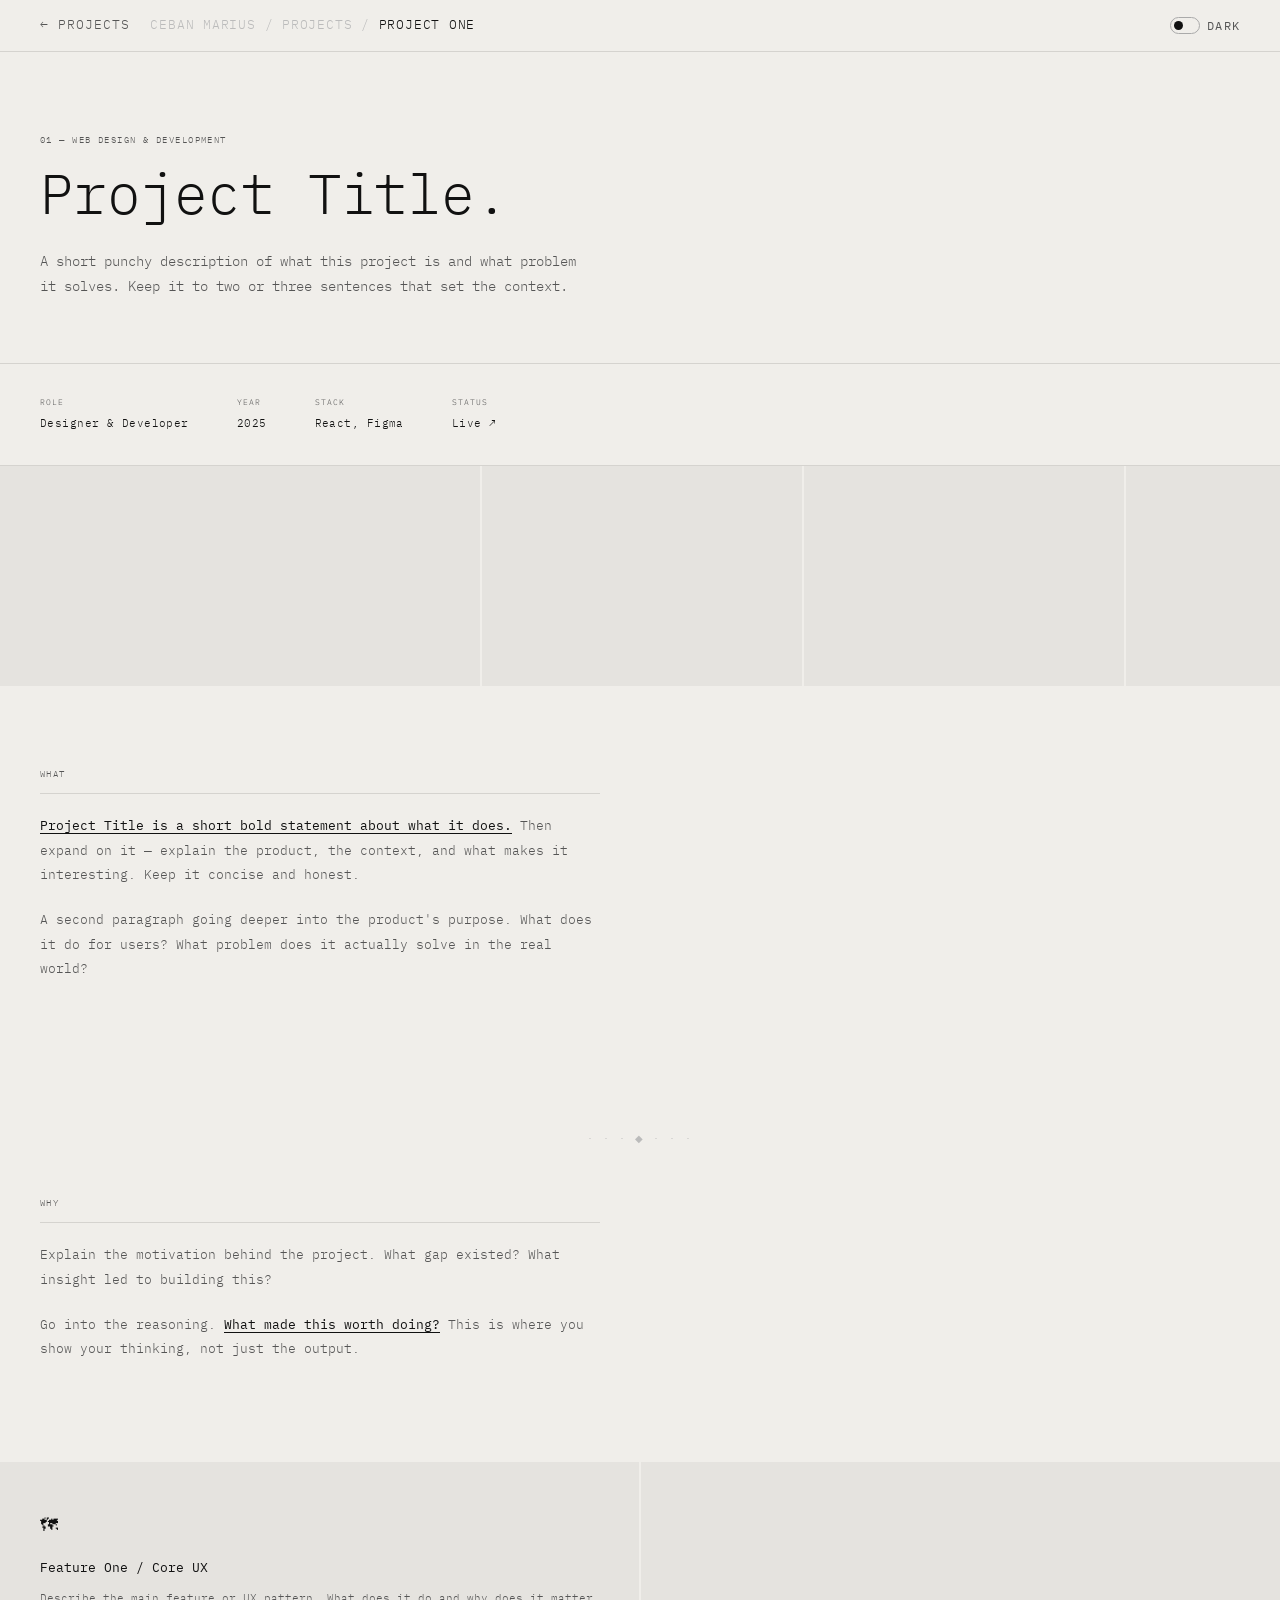
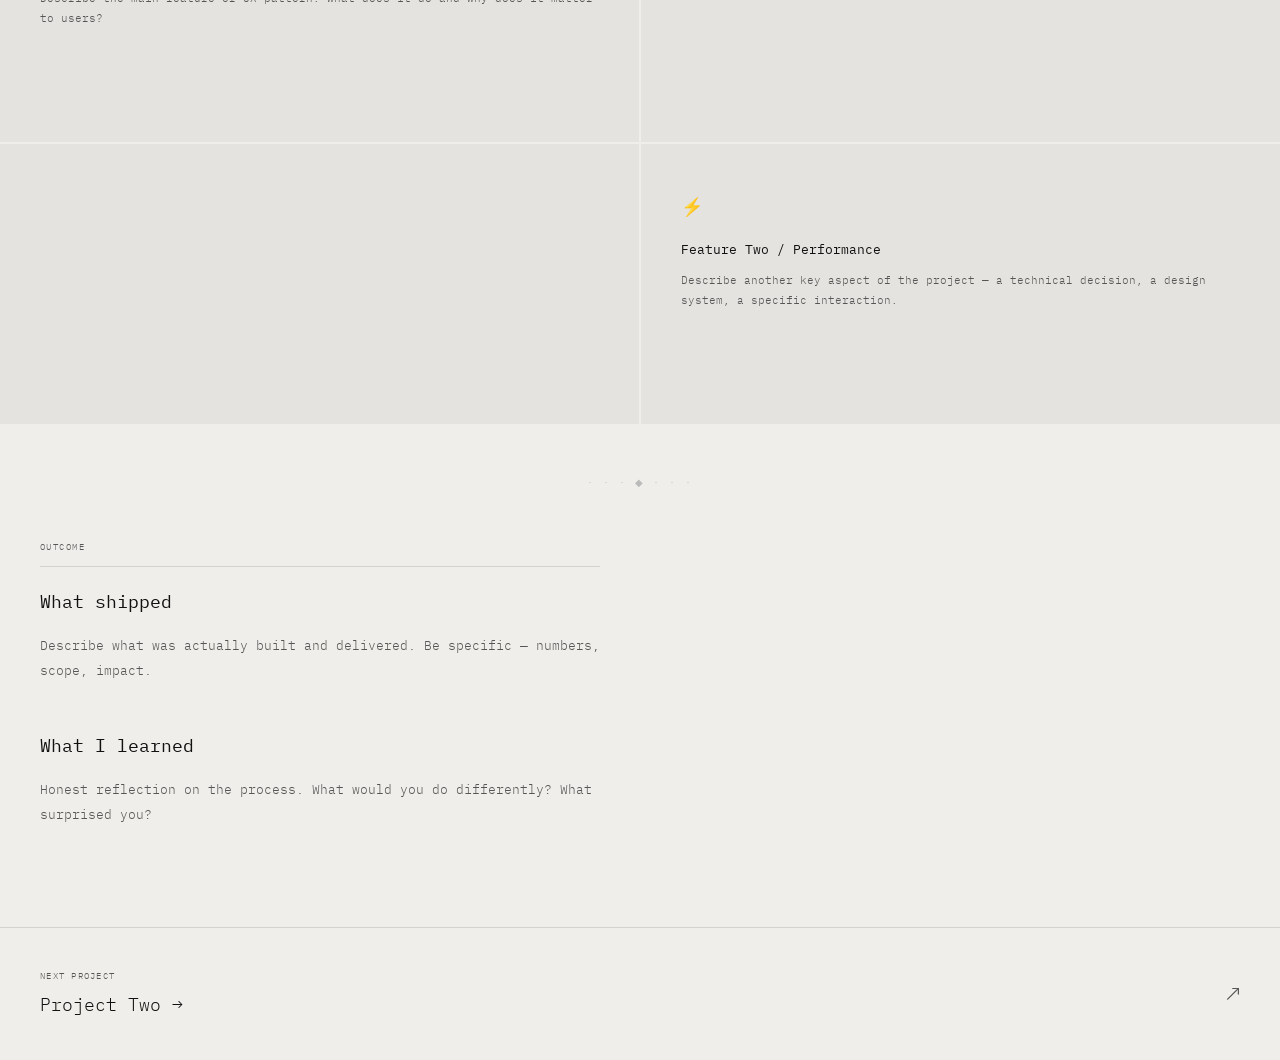
<file: project-one.html>
<!DOCTYPE html>
<html lang="en" data-theme="light">
<head>
  <meta charset="UTF-8" />
  <meta name="viewport" content="width=device-width, initial-scale=1.0"/>
  <title>Project One — Ceban Marius</title>
  <link href="https://fonts.googleapis.com/css2?family=IBM+Plex+Mono:wght@300;400;700&display=swap" rel="stylesheet"/>
  <script>
    (function() {
      const t = localStorage.getItem('theme') || 'light';
      document.documentElement.setAttribute('data-theme', t);
    })();
  </script>
  <link rel="stylesheet" href="project-one.css" />
</head>
<body>

  <div id="flash"></div>

  <header>
    <div class="header-left">
      <a href="projects.html" class="back-link" data-nav>← PROJECTS</a>
      <span class="breadcrumb">CEBAN MARIUS / PROJECTS / <span>PROJECT ONE</span></span>
    </div>
    <button class="theme-toggle" onclick="toggleTheme()" aria-label="Toggle theme">
      <div class="toggle-track"><div class="toggle-dot"></div></div>
      <span class="toggle-label" id="toggle-label">DARK</span>
    </button>
  </header>

  <main>

    <!-- HERO -->
    <div class="project-hero">
      <div class="project-tag">01 — Web Design &amp; Development</div>
      <h1>Project Title.</h1>
      <p class="lead">A short punchy description of what this project is and what problem it solves. Keep it to two or three sentences that set the context.</p>
    </div>

    <!-- META -->
    <div class="project-meta">
      <div class="meta-item">
        <div class="meta-label">Role</div>
        <div class="meta-value">Designer & Developer</div>
      </div>
      <div class="meta-item">
        <div class="meta-label">Year</div>
        <div class="meta-value">2025</div>
      </div>
      <div class="meta-item">
        <div class="meta-label">Stack</div>
        <div class="meta-value">React, Figma</div>
      </div>
      <div class="meta-item">
        <div class="meta-label">Status</div>
        <div class="meta-value">Live ↗</div>
      </div>
    </div>

    <!-- IMAGE STRIP -->
    <div class="image-strip">
      <div class="strip-img"></div>
      <div class="strip-img"></div>
      <div class="strip-img"></div>
      <div class="strip-img"></div>
    </div>

    <!-- WHAT -->
    <div class="content">
      <div class="section-label">What</div>
      <p><strong>Project Title is a short bold statement about what it does.</strong> Then expand on it — explain the product, the context, and what makes it interesting. Keep it concise and honest.</p>
      <p>A second paragraph going deeper into the product's purpose. What does it do for users? What problem does it actually solve in the real world?</p>
    </div>

    <div class="section-divider">· · · ◆ · · ·</div>

    <!-- WHY -->
    <div class="content" style="padding-top: 0; animation-delay: 0.5s;">
      <div class="section-label">Why</div>
      <p>Explain the motivation behind the project. What gap existed? What insight led to building this?</p>
      <p>Go into the reasoning. <strong>What made this worth doing?</strong> This is where you show your thinking, not just the output.</p>
    </div>

    <!-- FEATURE ROW 1 -->
    <div class="feature-row">
      <div class="feature-text">
        <div class="feature-icon">🗺</div>
        <h3>Feature One / Core UX</h3>
        <p>Describe the main feature or UX pattern. What does it do and why does it matter to users?</p>
      </div>
      <div class="feature-img"></div>
    </div>

    <!-- FEATURE ROW 2 (flipped) -->
    <div class="feature-row" style="animation-delay: 0.55s;">
      <div class="feature-img"></div>
      <div class="feature-text">
        <div class="feature-icon">⚡</div>
        <h3>Feature Two / Performance</h3>
        <p>Describe another key aspect of the project — a technical decision, a design system, a specific interaction.</p>
      </div>
    </div>

    <div class="section-divider">· · · ◆ · · ·</div>

    <!-- MVP / OUTCOME -->
    <div class="content" style="padding-top: 0; animation-delay: 0.6s;">
      <div class="section-label">Outcome</div>
      <h2>What shipped</h2>
      <p>Describe what was actually built and delivered. Be specific — numbers, scope, impact.</p>
      <h2>What I learned</h2>
      <p>Honest reflection on the process. What would you do differently? What surprised you?</p>
    </div>

    <!-- NEXT PROJECT -->
    <a href="#" class="next-project" data-nav>
      <div>
        <div class="next-label">NEXT PROJECT</div>
        <div class="next-title">Project Two →</div>
      </div>
      <span class="next-arrow">↗</span>
    </a>

  </main>

  <script>
    // ── THEME ──
    (function() {
      const saved = localStorage.getItem('theme') || 'light';
      document.getElementById('toggle-label').textContent = saved === 'dark' ? 'LIGHT' : 'DARK';
    })();

    function toggleTheme() {
      const html = document.documentElement;
      const isDark = html.getAttribute('data-theme') === 'dark';
      const next = isDark ? 'light' : 'dark';
      html.setAttribute('data-theme', next);
      localStorage.setItem('theme', next);
      document.getElementById('toggle-label').textContent = isDark ? 'DARK' : 'LIGHT';
    }

    // ── KINDLE FLASH TRANSITION ──
    // Intercepts all [data-nav] links and plays the flash before navigating
            function kindleFlash(href) {
      const overlay = document.getElementById('flash');

      // Fade to black
      overlay.style.transition = 'none';
      overlay.style.background = '#000';
      overlay.style.opacity = '0';

      requestAnimationFrame(() => {
        requestAnimationFrame(() => {
          overlay.style.transition = 'opacity 0.25s ease-in';
          overlay.style.opacity = '1';

          setTimeout(() => {
            // Cross to white
            overlay.style.background = '#fff';
            overlay.style.transition = 'background 0.15s ease, opacity 0.15s ease';

            setTimeout(() => {
              // Navigate while screen is white
              window.location.href = href;
            }, 150);
          }, 270);
        });
      });
    }

    document.querySelectorAll('[data-nav]').forEach(el => {
      el.addEventListener('click', function(e) {
        const href = this.getAttribute('href');
        if (!href || href === '#') return;
        e.preventDefault();
        kindleFlash(href);
      });
    });
  </script>

</body>
</html>
</file>
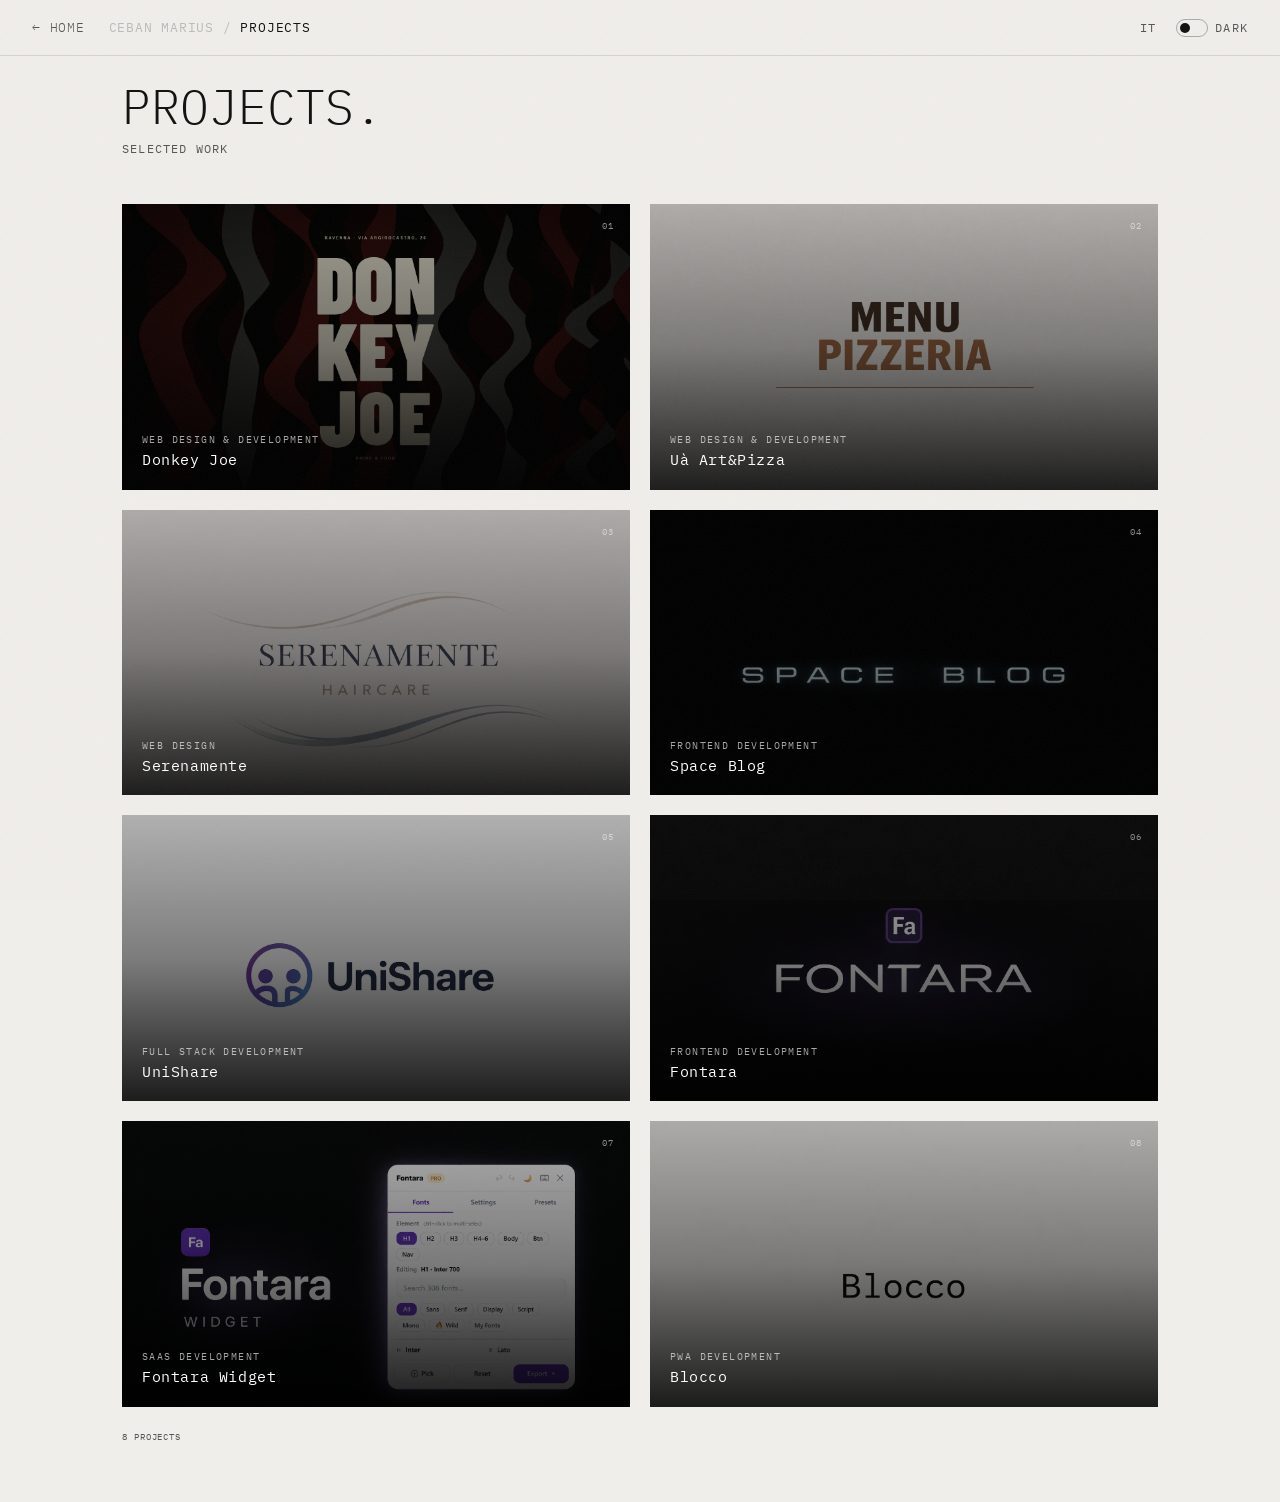
<file: projects.html>
<!DOCTYPE html>
<html lang="en" data-theme="light">
<head>
  <meta charset="UTF-8" />
  <meta name="viewport" content="width=device-width, initial-scale=1.0"/>
  <title>Projects — Ceban Marius</title>
  <meta name="description" content="Selected work by Ceban Marius — 5 web projects including Donkey Joe, Uà Art&Pizza, Serenamente, Space Blog, and UniShare." />
  <meta property="og:type" content="website" />
  <meta property="og:title" content="Projects — Ceban Marius" />
  <meta property="og:description" content="Selected work — 5 web projects including Donkey Joe, Uà Art&Pizza, Serenamente, Space Blog, and UniShare." />
  <meta property="og:site_name" content="Ceban Marius — Portfolio" />
  <link rel="icon" type="image/svg+xml" href="data:image/svg+xml,%3Csvg xmlns='http://www.w3.org/2000/svg' viewBox='0 0 32 32'%3E%3Crect width='32' height='32' fill='%23111'/%3E%3Ctext x='16' y='22' text-anchor='middle' font-family='monospace' font-size='14' font-weight='bold' fill='%23e8e6e1'%3Ecm%3C/text%3E%3C/svg%3E" />
  <link href="https://fonts.googleapis.com/css2?family=IBM+Plex+Mono:wght@300;400;700&display=swap" rel="stylesheet"/>
  <script>
    // Apply saved theme immediately — no flash
    (function() {
      const t = localStorage.getItem('theme') || 'light';
      document.documentElement.setAttribute('data-theme', t);
    })();
  </script>
  <link rel="stylesheet" href="projects.css" />
</head>
<body>
  <div id="pt-overlay" style="position:fixed;inset:0;z-index:99999;display:flex;overflow:hidden;pointer-events:none;background:#111;"></div>
  <div class="noise-overlay"></div>

  <header>
    <div class="header-left">
      <a href="index.html" data-nav class="back-link">HOME</a>
      <span class="breadcrumb" data-i18n-html="proj.crumb">CEBAN MARIUS / <span>PROJECTS</span></span>
    </div>
    <div class="header-right">
      <button class="lang-toggle" onclick="toggleLang()" id="lang-toggle-label">IT</button>
      <button class="theme-toggle" onclick="toggleTheme()" aria-label="Toggle theme">
        <div class="toggle-track"><div class="toggle-dot"></div></div>
        <span class="toggle-label" id="toggle-label">DARK</span>
      </button>
    </div>
  </header>

  <main>
    <div class="page-title">
      <h1 data-i18n="proj.h1">PROJECTS.</h1>
      <p data-i18n="proj.subtitle">SELECTED WORK</p>
    </div>

    <div class="projects-grid">

      <!-- 01 — Donkey Joe -->
      <a href="donkey.html" class="project-card" data-nav>
        <div class="card-img" style="background-image: url('foto/thumbnails/donkey.png');"></div>
        <div class="card-gradient"></div>
        <span class="card-num">01</span>
        <div class="card-info">
          <div class="card-tag" data-i18n="proj.c0.tag">Web Design & Development</div>
          <div class="card-title">Donkey Joe</div>
        </div>
        <span class="card-arrow">↗</span>
      </a>

      <!-- 02 — Uà Art&Pizza -->
      <a href="pizzeria.html" class="project-card" data-nav>
        <div class="card-img" style="background-image: url('foto/thumbnails/pizzeria.png');"></div>
        <div class="card-gradient"></div>
        <span class="card-num">02</span>
        <div class="card-info">
          <div class="card-tag" data-i18n="proj.c1.tag">Web Design & Development</div>
          <div class="card-title">Uà Art&Pizza</div>
        </div>
        <span class="card-arrow">↗</span>
      </a>

      <!-- 03 — Serenamente -->
      <a href="serenamente.html" class="project-card" data-nav>
        <div class="card-img" style="background-image: url('foto/thumbnails/serenamente.png');"></div>
        <div class="card-gradient"></div>
        <span class="card-num">03</span>
        <div class="card-info">
          <div class="card-tag" data-i18n="proj.c2.tag">Web Design</div>
          <div class="card-title">Serenamente</div>
        </div>
        <span class="card-arrow">↗</span>
      </a>

      <!-- 04 — Space Blog -->
      <a href="SpaceBlog.html" class="project-card" data-nav>
        <div class="card-img" style="background-image: url('foto/thumbnails/SpaceBlog.png');"></div>
        <div class="card-gradient"></div>
        <span class="card-num">04</span>
        <div class="card-info">
          <div class="card-tag" data-i18n="proj.c3.tag">Frontend Development</div>
          <div class="card-title">Space Blog</div>
        </div>
        <span class="card-arrow">↗</span>
      </a>

      <!-- 05 — UniShare -->
      <a href="unishare.html" class="project-card" data-nav>
        <div class="card-img" style="background-image: url('foto/thumbnails/unishare.png');"></div>
        <div class="card-gradient"></div>
        <span class="card-num">05</span>
        <div class="card-info">
          <div class="card-tag" data-i18n="proj.c4.tag">Full Stack Development</div>
          <div class="card-title">UniShare</div>
        </div>
        <span class="card-arrow">↗</span>
      </a>

      <!-- 06 — Fontara -->
      <a href="fontara.html" class="project-card" data-nav>
        <div class="card-img" style="background-image: url('foto/thumbnails/fontara.png');"></div>
        <div class="card-gradient"></div>
        <span class="card-num">06</span>
        <div class="card-info">
          <div class="card-tag" data-i18n="proj.c6.tag">Frontend Development</div>
          <div class="card-title">Fontara</div>
        </div>
        <span class="card-arrow">↗</span>
      </a>

      <!-- 08 — Fontara Widget -->
      <a href="fontara-widget.html" class="project-card" data-nav>
        <div class="card-img" style="background-image: url('foto/thumbnails/fontara-widget.png');"></div>
        <div class="card-gradient"></div>
        <span class="card-num">07</span>
        <div class="card-info">
          <div class="card-tag" data-i18n="proj.c7.tag">SaaS Development</div>
          <div class="card-title">Fontara Widget</div>
        </div>
        <span class="card-arrow">↗</span>
      </a>

      <!-- 08 — Blocco -->
      <a href="blocco.html" class="project-card" data-nav>
        <div class="card-img" style="background-image: url('foto/thumbnails/blocco.png'); background-color:#0e0e0e;"></div>
        <div class="card-gradient"></div>
        <span class="card-num">08</span>
        <div class="card-info">
          <div class="card-tag" data-i18n="proj.c9.tag">PWA Development</div>
          <div class="card-title">Blocco</div>
        </div>
        <span class="card-arrow">↗</span>
      </a>

    </div>

    <div class="projects-count" data-i18n="proj.count">8 PROJECTS</div>
  </main>

  <script src="i18n.js"></script>
  <script>
    // Read saved theme on load
    (function() {
      const saved = localStorage.getItem('theme') || 'light';
      document.getElementById('toggle-label').textContent = saved === 'dark' ? 'LIGHT' : 'DARK';
    })();

    function toggleTheme() {
      const html = document.documentElement;
      const isDark = html.getAttribute('data-theme') === 'dark';
      const next = isDark ? 'light' : 'dark';
      html.setAttribute('data-theme', next);
      localStorage.setItem('theme', next);
      document.getElementById('toggle-label').textContent = isDark ? 'DARK' : 'LIGHT';
    }
  </script>

  <script>
    /* ── PAGE TRANSITION ── */
    (function() {
      var N = 14, STAGGER = 0.032, DUR = 0.46;
      var overlay = document.getElementById('pt-overlay');
      var blocks = [];
      overlay.style.background = 'none';
      for (var i = 0; i < N; i++) {
        var b = document.createElement('div');
        b.style.cssText = 'flex:1;height:100%;background:#111;transform:scaleX(1);transform-origin:right center;';
        overlay.appendChild(b); blocks.push(b);
      }
      function init() {
        setTimeout(function() {
          blocks.forEach(function(b, i) {
            b.style.transition = 'transform '+DUR+'s cubic-bezier(0.76,0,0.24,1) '+(i*STAGGER)+'s';
            b.style.transform = 'scaleX(0)';
          });
          setTimeout(function() { overlay.style.pointerEvents = 'none'; }, (DUR+(N-1)*STAGGER)*1000+200);
        }, 30);
        document.querySelectorAll('[data-nav]').forEach(function(el) {
          el.addEventListener('click', function(e) {
            var href = this.getAttribute('href');
            if (!href || href === '#') return;
            e.preventDefault();
            overlay.style.pointerEvents = 'all';
            blocks.forEach(function(b, i) {
              b.style.transformOrigin = 'left center';
              b.style.transition = 'transform '+DUR+'s cubic-bezier(0.76,0,0.24,1) '+(i*STAGGER)+'s';
              b.style.transform = 'scaleX(1)';
            });
            setTimeout(function() { window.location.href = href; }, (DUR+(N-1)*STAGGER)*1000-80);
          });
        });
      }
      if (document.readyState === 'loading') { document.addEventListener('DOMContentLoaded', init); } else { init(); }
      window.addEventListener('pageshow', function(e) {
        if (!e.persisted) return;
        overlay.style.pointerEvents = 'all';
        blocks.forEach(function(b) { b.style.transition = 'none'; b.style.transformOrigin = 'right center'; b.style.transform = 'scaleX(1)'; });
        setTimeout(function() {
          blocks.forEach(function(b, i) {
            b.style.transition = 'transform '+DUR+'s cubic-bezier(0.76,0,0.24,1) '+(i*STAGGER)+'s';
            b.style.transform = 'scaleX(0)';
          });
          setTimeout(function() { overlay.style.pointerEvents = 'none'; }, (DUR+(N-1)*STAGGER)*1000+200);
        }, 50);
      });
    })();
    /* ── CARD TILT ── */
    (function() {
      document.querySelectorAll('.project-card').forEach(function(card) {
        card.addEventListener('mousemove', function(e) {
          this.style.transition = 'background 0.3s ease';
          var r = this.getBoundingClientRect();
          var x = (e.clientX - r.left) / r.width - 0.5;
          var y = (e.clientY - r.top) / r.height - 0.5;
          this.style.transform = 'rotateY('+(x*8)+'deg) rotateX('+(-y*8)+'deg) scale(1.015)';
        });
        card.addEventListener('mouseleave', function() {
          this.style.transition = 'background 0.3s ease, transform 0.4s ease';
          this.style.transform = '';
        });
      });
    })();
  </script>
</body>
</html>
</file>
<file: index.css>
*, *::before, *::after { margin: 0; padding: 0; box-sizing: border-box; }

    :root {
      --bg:        #f0eeea;
      --fg:        #111111;
      --muted:     #555555;
      --line:      #aaaaaa;
      --divider:   #d5d3cf;
      --border:    #d5d3cf;
      --card-bg:   #e5e3df;
      --circle-bg: #cccccc;
    }
    [data-theme="dark"] {
      --bg:        #0e0e0e;
      --fg:        #e8e6e1;
      --muted:     #aaaaaa;
      --line:      #333333;
      --divider:   #222222;
      --border:    #222222;
      --card-bg:   #1a1a1a;
      --circle-bg: #2a2a2a;
    }

    html, body {
      width: 100%; height: 100%;
      background: var(--bg);
      font-family: "IBM Plex Mono", monospace;
      overflow: hidden;
      transition: background 0.4s ease;
    }

    .lang-toggle {
      position: fixed; top: 26px; right: 120px; z-index: 300;
      background: none; border: none; cursor: pointer;
      opacity: 0; animation: fadeIn 0.5s ease 2.2s forwards;
      font-family: "IBM Plex Mono", monospace;
      font-size: 12px; letter-spacing: 0.1em;
      color: var(--muted); transition: color 0.2s;
      padding: 0;
    }
    .lang-toggle:hover { color: var(--fg); }
    @media (max-width: 600px) {
      .lang-toggle {
        top: 14px; right: 104px;
        height: 36px; display: flex; align-items: center;
        padding: 0 12px;
        animation: none; opacity: 1;
        color: var(--fg);
      }
      .theme-toggle {
        top: 14px; right: 10px;
        height: 36px;
        padding: 0 8px;
        animation: none; opacity: 1;
      }
    }
    .theme-toggle {
      position: fixed; top: 22px; right: 28px; z-index: 300;
      background: none; border: none; cursor: pointer;
      display: flex; align-items: center; gap: 7px;
      opacity: 0; animation: fadeIn 0.5s ease 2.2s forwards;
    }
    .toggle-track {
      width: 32px; height: 18px; border-radius: 9px;
      border: 1px solid var(--line); background: transparent;
      position: relative; transition: border-color 0.4s;
    }
    .toggle-dot {
      position: absolute; top: 3px; left: 3px;
      width: 10px; height: 10px; border-radius: 50%;
      background: var(--fg);
      transition: transform 0.3s cubic-bezier(0.4,0,0.2,1), background 0.4s;
    }
    [data-theme="dark"] .toggle-dot { transform: translateX(14px); }
    .toggle-label { font-size: 12px; letter-spacing: 0.1em; color: var(--muted); font-family: "IBM Plex Mono", monospace; transition: color 0.4s; }

    nav.desktop-nav {
      position: fixed; top: 60px; left: 80px;
      font-size: 11px; letter-spacing: 0.03em; color: var(--fg);
      z-index: 10; transition: color 0.4s;
    }
    nav.desktop-nav strong { font-weight: 700; }
    nav.desktop-nav em { font-style: normal; color: var(--muted); }

    .hero { position: fixed; top: 220px; left: 250px; z-index: 10; }
    .hero h1 { font-size: 48px; font-weight: 300; line-height: 1.2; color: var(--fg); transition: color 0.4s; }

    .circle {
      position: fixed;
      left: calc(3.5vw + 50px);
      top: calc(69vh - 200px);
      width: 150px; height: 150px;
      border-radius: 50%;
      overflow: hidden;
      z-index: 10;
      opacity: 0;
      animation: fadeIn 0.5s ease 1.9s forwards;
    }
    .circle img {
      width: 100%; height: 100%;
      object-fit: cover;
      object-position: center 60%;
      display: block;
    }

    .label {
      position: fixed; font-size: 13px; font-weight: 300;
      letter-spacing: 0.1em; color: var(--fg); z-index: 10; opacity: 0;
      text-decoration: none; cursor: pointer;
      padding-bottom: 2px; border-bottom: 1px solid transparent;
      transition: letter-spacing 0.4s ease, border-color 0.3s ease, color 0.4s;
    }
    .label::before { content: "_ "; color: var(--muted); }
    .label:hover { letter-spacing: 0.22em; border-bottom-color: var(--fg); }
    .label-projects { top: 37%; left: 64%; animation: fadeIn 0.4s ease 2.0s forwards; }
    .label-about    { top: 50%; left: 53%; animation: fadeIn 0.4s ease 2.1s forwards; }
    .label-contact  { top: 65%; left: 40%; animation: fadeIn 0.4s ease 2.2s forwards; }
    .label-cv       { top: 79%; left: 27%; animation: fadeIn 0.4s ease 2.3s forwards; }

    @keyframes fadeIn { to { opacity: 1; } }

    svg.lines {
      position: fixed; inset: 0; width: 100%; height: 100%;
      pointer-events: none; z-index: 5;
    }
    .draw-path {
      fill: none; stroke: var(--line); stroke-width: 0.9;
      stroke-linecap: round; stroke-linejoin: round; transition: stroke 0.4s;
    }
    .draw-path-thin {
      fill: none; stroke: var(--line); stroke-width: 0.45;
      stroke-linecap: round; stroke-linejoin: round; transition: stroke 0.4s;
      opacity: 0.55;
    }
    #path1 { stroke-dasharray: 2200; stroke-dashoffset: 2200; animation: draw 1.8s cubic-bezier(0.4,0,0.2,1) 0.05s forwards, line-breathe 7s ease-in-out 2.5s infinite; }
    #path2 { stroke-dasharray: 2200; stroke-dashoffset: 2200; animation: draw 1.8s cubic-bezier(0.4,0,0.2,1) 0.25s forwards, line-breathe 7s ease-in-out 3.1s infinite; }
    #path3 { stroke-dasharray: 1600; stroke-dashoffset: 1600; animation: draw 1.6s cubic-bezier(0.4,0,0.2,1) 0.4s  forwards, line-breathe-thin 9s ease-in-out 2.7s infinite; }
    #path4 { stroke-dasharray: 1200; stroke-dashoffset: 1200; animation: draw 1.4s cubic-bezier(0.4,0,0.2,1) 0.55s forwards, line-breathe-thin 6s ease-in-out 3.3s infinite; }
    #path5 { stroke-dasharray: 900;  stroke-dashoffset: 900;  animation: draw 1.2s cubic-bezier(0.4,0,0.2,1) 0.65s forwards, line-breathe-thin 8s ease-in-out 2.4s infinite; }
    @keyframes draw { to { stroke-dashoffset: 0; } }
    @keyframes line-breathe {
      0%, 100% { opacity: 1; }
      50%       { opacity: 0.28; }
    }
    @keyframes line-breathe-thin {
      0%, 100% { opacity: 0.55; }
      50%       { opacity: 0.1; }
    }

    /* ── LINE FLOW ── */
    .flow-path {
      fill: none; stroke: var(--fg); stroke-linecap: round;
      pointer-events: none;
      filter: drop-shadow(0 0 3px var(--fg));
      transition: stroke 0.4s, filter 0.4s;
    }
    .flow-path-thin {
      fill: none; stroke: var(--fg); stroke-linecap: round;
      pointer-events: none;
      filter: drop-shadow(0 0 2px var(--fg));
      transition: stroke 0.4s, filter 0.4s;
    }
    #fp1 { stroke-width: 1.6; stroke-dasharray: 100 2300; animation: flow1 5.5s ease-in-out 2.3s infinite backwards; }
    #fp2 { stroke-width: 1.6; stroke-dasharray: 100 2300; animation: flow2 7.0s ease-in-out 4.8s infinite backwards; }
    #fp3 { stroke-width: 0.7; stroke-dasharray:  70 1670; animation: flow3 5.0s ease-in-out 3.2s infinite backwards; }
    #fp4 { stroke-width: 0.7; stroke-dasharray:  70 1270; animation: flow4 4.5s ease-in-out 6.0s infinite backwards; }
    #fp5 { stroke-width: 0.7; stroke-dasharray:  55  955; animation: flow5 4.0s ease-in-out 3.7s infinite backwards; }
    @keyframes flow1 {
      0%  { stroke-dashoffset:  100; opacity: 0; }
      4%  { opacity: 1; }
      28% { opacity: 1; }
      32% { stroke-dashoffset: -2200; opacity: 0; }
      100%{ stroke-dashoffset: -2200; opacity: 0; }
    }
    @keyframes flow2 {
      0%  { stroke-dashoffset:  100; opacity: 0; }
      4%  { opacity: 1; }
      24% { opacity: 1; }
      28% { stroke-dashoffset: -2200; opacity: 0; }
      100%{ stroke-dashoffset: -2200; opacity: 0; }
    }
    @keyframes flow3 {
      0%  { stroke-dashoffset:  70; opacity: 0; }
      5%  { opacity: 0.65; }
      28% { opacity: 0.65; }
      33% { stroke-dashoffset: -1600; opacity: 0; }
      100%{ stroke-dashoffset: -1600; opacity: 0; }
    }
    @keyframes flow4 {
      0%  { stroke-dashoffset:  70; opacity: 0; }
      5%  { opacity: 0.65; }
      28% { opacity: 0.65; }
      33% { stroke-dashoffset: -1200; opacity: 0; }
      100%{ stroke-dashoffset: -1200; opacity: 0; }
    }
    @keyframes flow5 {
      0%  { stroke-dashoffset:  55; opacity: 0; }
      5%  { opacity: 0.65; }
      28% { opacity: 0.65; }
      33% { stroke-dashoffset: -900; opacity: 0; }
      100%{ stroke-dashoffset: -900; opacity: 0; }
    }

    .contact-panel {
      position: fixed; bottom: 0; right: 0; width: 480px;
      background: var(--bg); border-top: 1px solid var(--border); border-left: 1px solid var(--border);
      z-index: 200; padding: 52px 44px 44px; transform: translateY(100%);
      transition: transform 0.5s cubic-bezier(0.4,0,0.2,1), background 0.4s, border-color 0.4s;
    }
    .contact-panel.open { transform: translateY(0); }
    .contact-close {
      position: absolute; top: 18px; right: 24px; background: none; border: none;
      font-family: "IBM Plex Mono", monospace; font-size: 9px; letter-spacing: 0.1em;
      color: var(--muted); cursor: pointer; transition: color 0.2s;
    }
    .contact-close:hover { color: var(--fg); }
    .contact-panel h2 { font-size: 36px; font-weight: 300; line-height: 1.1; color: var(--fg); margin-bottom: 36px; transition: color 0.4s; }
    .contact-row {
      display: flex; align-items: center; justify-content: space-between;
      padding: 18px 16px; margin-bottom: 2px; background: var(--card-bg);
      text-decoration: none; color: var(--fg);
      transition: padding-left 0.25s ease, background 0.4s, color 0.4s;
    }
    .contact-row:hover { padding-left: 24px; }
    .contact-row-label { font-size: 9px; letter-spacing: 0.14em; color: var(--muted); margin-bottom: 4px; }
    .contact-row-value { font-size: 14px; font-weight: 400; }
    .contact-row-arrow { font-size: 16px; color: var(--fg); }
    .contact-note { margin-top: 28px; font-size: 9px; letter-spacing: 0.08em; color: var(--muted); line-height: 1.8; }

    .mobile-layout { display: none; }

    @media (max-width: 600px) {
      nav.desktop-nav, .hero, .circle, .label, svg.lines { display: none !important; }
      .lang-toggle {
        top: 9px; right: 104px;
        height: 36px; display: flex; align-items: center;
        padding: 0 12px;
        animation: none; opacity: 1;
        color: var(--fg);
      }
      .theme-toggle {
        top: 9px; right: 10px;
        height: 36px; padding: 0 8px;
        animation: none; opacity: 1;
      }
      .mobile-layout {
        display: flex; flex-direction: column; height: 100vh;
        padding: 20px 24px 36px; background: var(--bg); transition: background 0.4s;
        position: relative;
      }
      .m-nav {
        display: flex; align-items: center; font-size: 10px; letter-spacing: 0.04em;
        color: var(--fg); opacity: 0; animation: fadeIn 0.5s ease 0.1s forwards;
        transition: color 0.4s; padding-right: 80px;
      }
      .m-nav strong { font-weight: 700; }
      .m-nav em { font-style: normal; color: var(--muted); }
      .m-hero { margin-top: 32px; opacity: 0; animation: slideUp 0.7s cubic-bezier(0.4,0,0.2,1) 0.3s forwards; }
      .m-hero h1 { font-size: clamp(34px, 10vw, 50px); font-weight: 300; line-height: 1.15; color: var(--fg); transition: color 0.4s; }
      .m-photo {
        margin-top: 28px; width: 80px; height: 80px; border-radius: 50%;
        overflow: hidden; opacity: 0; animation: fadeIn 0.5s ease 0.8s forwards; flex-shrink: 0;
      }
      .m-photo img { width: 100%; height: 100%; object-fit: cover; object-position: center 100%; }
      .m-links { margin-top: auto; display: flex; flex-direction: column; }
      .m-link {
        display: flex; align-items: center; justify-content: space-between;
        padding: 20px 0; border-top: 1px solid var(--divider);
        text-decoration: none; color: var(--fg); font-size: 14px; font-weight: 300;
        letter-spacing: 0.1em; opacity: 0; transform: translateY(10px);
        transition: padding-left 0.25s ease, color 0.2s ease, border-color 0.4s;
        -webkit-tap-highlight-color: transparent;
      }
      .m-link:last-child { border-bottom: 1px solid var(--divider); }
      .m-link:nth-child(1) { animation: slideUp 0.5s ease 1.0s forwards; }
      .m-link:nth-child(2) { animation: slideUp 0.5s ease 1.15s forwards; }
      .m-link:nth-child(3) { animation: slideUp 0.5s ease 1.3s forwards; }
      .m-link:active { padding-left: 10px; color: var(--muted); }
      .m-link-left { display: flex; align-items: center; }
      .m-link-num { font-size: 9px; color: var(--muted); margin-right: 12px; letter-spacing: 0.05em; }
      .m-link-label { font-weight: 400; letter-spacing: 0.12em; }
      .contact-panel { width: 100%; height: 65vh; border-left: none; padding: 36px 24px 32px; overflow-y: auto; }
      .contact-panel h2 { font-size: 28px; margin-bottom: 24px; }
      .m-link:nth-child(4) { animation: slideUp 0.5s ease 1.45s forwards; }
      .m-lines-mobile { position: absolute; inset: 0; width: 100%; height: 100%; pointer-events: none; }
      .m-ml-path { fill: none; stroke: var(--line); stroke-width: 0.9; stroke-linecap: round; transition: stroke 0.4s; }
      .m-ml-thin { fill: none; stroke: var(--line); stroke-width: 0.45; stroke-linecap: round; opacity: 0.45; transition: stroke 0.4s; }
      .m-ml1 { stroke-dasharray: 1400; stroke-dashoffset: 1400; animation: draw 1.8s cubic-bezier(0.4,0,0.2,1) 0.4s forwards; }
      .m-ml2 { stroke-dasharray: 1200; stroke-dashoffset: 1200; animation: draw 1.6s cubic-bezier(0.4,0,0.2,1) 0.55s forwards; }
      .m-ml3 { stroke-dasharray: 1000; stroke-dashoffset: 1000; animation: draw 1.4s cubic-bezier(0.4,0,0.2,1) 0.65s forwards; }
      @keyframes slideUp { from { opacity: 0; transform: translateY(10px); } to { opacity: 1; transform: translateY(0); } }
      /* ── MOBILE LINE FLOW ── */
      .m-flow-path {
        fill: none; stroke: var(--fg); stroke-linecap: round;
        pointer-events: none;
        filter: drop-shadow(0 0 3px var(--fg));
        transition: stroke 0.4s, filter 0.4s;
      }
      .m-flow-path-thin {
        fill: none; stroke: var(--fg); stroke-linecap: round;
        pointer-events: none;
        filter: drop-shadow(0 0 2px var(--fg));
        transition: stroke 0.4s, filter 0.4s;
      }
      #mfp1 { stroke-width: 1.6; stroke-dasharray: 80 1400; animation: mflow1 4.5s ease-in-out 2.3s infinite backwards; }
      #mfp2 { stroke-width: 0.7; stroke-dasharray: 60 1200; animation: mflow2 5.0s ease-in-out 3.8s infinite backwards; }
      #mfp3 { stroke-width: 0.7; stroke-dasharray: 55 1000; animation: mflow3 4.0s ease-in-out 3.0s infinite backwards; }
      @keyframes mflow1 {
        0%  { stroke-dashoffset:  80; opacity: 0; }
        4%  { opacity: 1; }
        28% { opacity: 1; }
        32% { stroke-dashoffset: -1400; opacity: 0; }
        100%{ stroke-dashoffset: -1400; opacity: 0; }
      }
      @keyframes mflow2 {
        0%  { stroke-dashoffset:  60; opacity: 0; }
        5%  { opacity: 0.65; }
        28% { opacity: 0.65; }
        33% { stroke-dashoffset: -1200; opacity: 0; }
        100%{ stroke-dashoffset: -1200; opacity: 0; }
      }
      @keyframes mflow3 {
        0%  { stroke-dashoffset:  55; opacity: 0; }
        5%  { opacity: 0.65; }
        28% { opacity: 0.65; }
        33% { stroke-dashoffset: -1000; opacity: 0; }
        100%{ stroke-dashoffset: -1000; opacity: 0; }
      }
    }
    .noise-overlay { position: fixed; top: 0; left: 0; width: 100%; height: 100%; pointer-events: none; z-index: 1000; opacity: 0.035; background-image: url("data:image/svg+xml,%3Csvg xmlns='http://www.w3.org/2000/svg' width='200' height='200'%3E%3Cfilter id='n' x='0' y='0'%3E%3CfeTurbulence type='fractalNoise' baseFrequency='0.65' numOctaves='3' stitchTiles='stitch'/%3E%3C/filter%3E%3Crect width='200' height='200' filter='url(%23n)'/%3E%3C/svg%3E"); background-repeat: repeat; background-size: 200px 200px; }
    /* ── COPY EMAIL ── */
    .contact-copy {
      background: none; border: 1px solid var(--border);
      color: var(--muted); font-family: "IBM Plex Mono", monospace;
      font-size: 9px; letter-spacing: 0.1em; padding: 9px 14px;
      cursor: pointer; margin-top: 4px; width: 100%; text-align: left;
      transition: border-color 0.2s, color 0.2s, background 0.4s;
    }
    .contact-copy:hover { border-color: var(--fg); color: var(--fg); }
    .contact-copy.copied { color: var(--fg); }
    /* ── TEXT SELECTION ── */
    ::selection { background: #111; color: #f0eeea; }
    [data-theme="dark"] ::selection { background: #e8e6e1; color: #0e0e0e; }
</file>
<file: about.css>
*, *::before, *::after { margin: 0; padding: 0; box-sizing: border-box; }

    :root {
      --bg:      #f0eeea;
      --fg:      #111;
      --muted:   #555;
      --subtle:  #bbb;
      --border:  #d5d3cf;
      --card-bg: #e5e3df;
      --line:    #aaa;
    }
    [data-theme="dark"] {
      --bg:      #0e0e0e;
      --fg:      #e8e6e1;
      --muted:   #aaa;
      --subtle:  #555;
      --border:  #1e1e1e;
      --card-bg: #1a1a1a;
      --line:    #2a2a2a;
    }

    html { scroll-behavior: smooth; }
    body {
      background: var(--bg);
      color: var(--fg);
      font-family: 'IBM Plex Mono', monospace;
      font-weight: 300;
      transition: background 0.4s, color 0.4s;
      overflow-x: hidden;
    }

    /* ── HEADER ── */
    header {
      position: fixed;
      top: 0; left: 0; right: 0; height: 52px;
      display: flex; align-items: center; justify-content: space-between;
      padding: 0 40px;
      border-bottom: 1px solid var(--border);
      background: var(--bg);
      z-index: 100;
      transition: background 0.4s, border-color 0.4s;
      overflow: hidden;
      -webkit-transform: translateZ(0);
      transform: translateZ(0);
    }
    .header-left { display: flex; align-items: center; gap: 20px; }
    .back-link {
      font-size: 13px; letter-spacing: 0.08em;
      color: var(--muted); text-decoration: none;
      transition: color 0.2s;
    }
    .back-link:hover { color: var(--fg); }
    .breadcrumb {
      font-size: 13px; letter-spacing: 0.06em; color: var(--subtle);
    }
    .breadcrumb span { color: var(--fg); }
    .theme-toggle {
      background: none; border: none; cursor: pointer;
      display: flex; align-items: center; gap: 7px;
    }
    .toggle-track {
      width: 30px; height: 17px; border-radius: 9px;
      border: 1px solid var(--line); background: transparent;
      position: relative;
    }
    .toggle-dot {
      position: absolute; top: 3px; left: 3px;
      width: 9px; height: 9px; border-radius: 50%;
      background: var(--fg);
      transition: transform 0.3s cubic-bezier(0.4,0,0.2,1), background 0.3s;
    }
    [data-theme="dark"] .toggle-dot { transform: translateX(13px); }
    .toggle-label {
      font-size: 12px; letter-spacing: 0.1em; color: var(--muted);
      font-family: 'IBM Plex Mono', monospace;
    }
    .header-right { display: flex; align-items: center; gap: 16px; }
    .lang-toggle {
      background: none; border: none; cursor: pointer;
      font-family: 'IBM Plex Mono', monospace;
      font-size: 12px; letter-spacing: 0.1em;
      color: var(--muted); transition: color 0.2s; padding: 0;
    }
    .lang-toggle:hover { color: var(--fg); }

    /* ── LAYOUT ── */
    main { padding-top: 52px; }

    /* ── HERO ── */
    .about-hero {
      display: grid;
      grid-template-columns: 1fr 1fr;
      min-height: calc(100vh - 52px);
      border-bottom: 1px solid var(--border);
    }
    .hero-left {
      padding: 80px 60px;
      display: flex; flex-direction: column; justify-content: space-between;
      border-right: 1px solid var(--border);
      opacity: 0; animation: fadeUp 0.7s ease 0.1s forwards;
    }
    .hero-left h1 {
      font-size: clamp(40px, 5vw, 72px);
      font-weight: 300; line-height: 1.05; letter-spacing: -0.02em;
    }
    .hero-left .subtitle {
      font-size: 11px; letter-spacing: 0.1em; color: var(--muted);
    }
    .hero-right {
      position: relative;
      background: var(--card-bg);
      transition: background 0.4s;
      opacity: 0; animation: fadeUp 0.7s ease 0.2s forwards;
      /* swap for photo: background-image: url(photo.jpg); background-size: cover; background-position: center; */
    }
    .hero-right-label {
      position: absolute; bottom: 32px; right: 32px;
      font-size: 9px; letter-spacing: 0.14em; color: var(--muted);
    }

    /* ── BIO SECTION ── */
    .bio-section {
      display: grid;
      grid-template-columns: 1fr 2fr;
      border-bottom: 1px solid var(--border);
      opacity: 0; animation: fadeUp 0.7s ease 0.3s forwards;
    }
    .bio-label {
      padding: 60px 40px;
      border-right: 1px solid var(--border);
      font-size: 9px; letter-spacing: 0.16em; color: var(--muted);
      text-transform: uppercase;
    }
    .bio-content {
      padding: 60px 60px;
    }
    .bio-content p {
      font-size: 17px; line-height: 1.9; color: var(--muted);
      margin-bottom: 20px; max-width: 560px;
    }
    .bio-content p strong {
      color: var(--fg); font-weight: 400;
    }
    .bio-content p:last-child { margin-bottom: 0; }

    /* ── SKILLS ── */
    .skills-section {
      display: grid;
      grid-template-columns: 1fr 2fr;
      border-bottom: 1px solid var(--border);
      opacity: 0; animation: fadeUp 0.7s ease 0.4s forwards;
    }
    .skills-label {
      padding: 60px 40px;
      border-right: 1px solid var(--border);
      font-size: 9px; letter-spacing: 0.16em; color: var(--muted);
      text-transform: uppercase;
    }
    .skills-grid {
      padding: 60px 60px;
      display: grid;
      grid-template-columns: repeat(3, 1fr);
      gap: 2px;
    }
    .skill-item {
      padding: 24px 20px;
      background: var(--card-bg);
      transition: background 0.4s;
    }
    .skill-name {
      font-size: 13px; font-weight: 400;
      letter-spacing: 0.06em; margin-bottom: 6px;
    }
    .skill-desc {
      font-size: 11px; letter-spacing: 0.06em; color: var(--muted);
      line-height: 1.6;
    }

    /* ── EXPERIENCE ── */
    .exp-section {
      display: grid;
      grid-template-columns: 1fr 2fr;
      border-bottom: 1px solid var(--border);
      opacity: 0; animation: fadeUp 0.7s ease 0.45s forwards;
    }
    .exp-label {
      padding: 60px 40px;
      border-right: 1px solid var(--border);
      font-size: 9px; letter-spacing: 0.16em; color: var(--muted);
      text-transform: uppercase;
    }
    .exp-list { padding: 60px 60px; }
    .exp-item {
      display: flex; justify-content: space-between; align-items: flex-start;
      padding: 28px 0;
      border-bottom: 1px solid var(--border);
    }
    .exp-item:first-child { padding-top: 0; }
    .exp-item:last-child { border-bottom: none; padding-bottom: 0; }
    .exp-role { font-size: 15px; font-weight: 400; margin-bottom: 4px; }
    .exp-company { font-size: 12px; letter-spacing: 0.08em; color: var(--muted); }
    .exp-year { font-size: 9px; letter-spacing: 0.1em; color: var(--subtle); }

    /* ── BOTTOM CTA ── */
    .about-cta {
      display: flex; align-items: center; justify-content: space-between;
      padding: 48px 60px;
      text-decoration: none; color: var(--fg);
      transition: background 0.2s;
      opacity: 0; animation: fadeUp 0.5s ease 0.5s forwards;
    }
    .about-cta:hover { background: var(--card-bg); }
    .cta-label { font-size: 9px; letter-spacing: 0.14em; color: var(--muted); margin-bottom: 6px; }
    .cta-title { font-size: 20px; font-weight: 300; }
    .cta-arrow { font-size: 24px; color: var(--muted); }

    @keyframes fadeUp {
      from { opacity: 0; transform: translateY(14px); }
      to   { opacity: 1; transform: translateY(0); }
    }

    /* ── MOBILE ── */
    @media (max-width: 600px) {
      header { padding: 0 16px; height: 44px; }
      .breadcrumb { display: none; }

      .about-hero { grid-template-columns: 1fr; min-height: auto; }
      .hero-left { padding: 40px 20px; gap: 32px; border-right: none; border-bottom: 1px solid var(--border); }
      .hero-left h1 { font-size: 40px; }
      .hero-right { height: 260px; border-right: none; }

      .bio-section, .skills-section, .exp-section { grid-template-columns: 1fr; }
      .bio-label, .skills-label, .exp-label {
        padding: 24px 20px 0; border-right: none; border-bottom: none;
      }
      .bio-content, .skills-grid, .exp-list { padding: 24px 20px 40px; }
      .bio-content p { font-size: 17px; }
      .skills-grid { grid-template-columns: 1fr 1fr; }
      .about-cta { padding: 32px 20px; }
    }
    .noise-overlay { position: fixed; top: 0; left: 0; width: 100%; height: 100%; pointer-events: none; z-index: 1000; opacity: 0.035; background-image: url("data:image/svg+xml,%3Csvg xmlns='http://www.w3.org/2000/svg' width='200' height='200'%3E%3Cfilter id='n' x='0' y='0'%3E%3CfeTurbulence type='fractalNoise' baseFrequency='0.65' numOctaves='3' stitchTiles='stitch'/%3E%3C/filter%3E%3Crect width='200' height='200' filter='url(%23n)'/%3E%3C/svg%3E"); background-repeat: repeat; background-size: 200px 200px; }
    /* ── READING PROGRESS ── */
    #reading-progress {
      position: absolute; bottom: 0; left: 0; width: 100%; height: 2px;
      background: var(--fg); pointer-events: none;
      transform: scaleX(0); transform-origin: left center;
      will-change: transform;
    }
    /* ── BACK TO TOP ── */


    /* ── PROCESS SECTION ── */
    .process-section {
      display: grid; grid-template-columns: 1fr 2fr;
      border-bottom: 1px solid var(--border);
    }
    .process-label {
      padding: 60px 40px; border-right: 1px solid var(--border);
      font-size: 9px; letter-spacing: 0.16em; color: var(--muted);
      text-transform: uppercase;
    }
    .process-grid {
      padding: 60px 60px; display: grid;
      grid-template-columns: repeat(2, 1fr); gap: 2px;
    }
    .process-item {
      padding: 32px 28px; background: var(--card-bg); transition: background 0.4s;
    }
    .process-num {
      font-size: 9px; letter-spacing: 0.14em; color: var(--muted); margin-bottom: 16px;
    }
    .process-title {
      font-size: 16px; font-weight: 400; margin-bottom: 10px;
    }
    .process-desc {
      font-size: 12px; letter-spacing: 0.04em; color: var(--muted); line-height: 1.8;
    }
    @media (max-width: 600px) {
      .process-section { grid-template-columns: 1fr; }
      .process-label { padding: 24px 20px 0; border-right: none; border-bottom: none; }
      .process-grid { padding: 24px 20px 40px; grid-template-columns: 1fr; }
    }
    /* ── SCROLL REVEAL ── */
    .reveal { opacity: 0; transform: translateY(20px); transition: opacity 0.6s ease, transform 0.6s ease; }
    .reveal.in-view { opacity: 1; transform: translateY(0); }
    /* ── TEXT SELECTION ── */
    ::selection { background: #111; color: #f0eeea; }
    [data-theme="dark"] ::selection { background: #e8e6e1; color: #0e0e0e; }
</file>
<file: blocco.css>
*, *::before, *::after { margin: 0; padding: 0; box-sizing: border-box; }

    :root {
      --bg: #f0eeea;
      --fg: #111;
      --muted: #555;
      --subtle: #bbb;
      --border: #d5d3cf;
      --card-bg: #e5e3df;
      --line: #aaa;
    }
    [data-theme="dark"] {
      --bg: #0e0e0e;
      --fg: #e8e6e1;
      --muted: #aaa;
      --subtle: #555;
      --border: #1e1e1e;
      --card-bg: #1a1a1a;
      --line: #2a2a2a;
    }

    html { scroll-behavior: smooth; }
    body {
      background: var(--bg);
      color: var(--fg);
      font-family: 'IBM Plex Mono', monospace;
      font-weight: 300;
      line-height: 1.7;
      transition: background 0.4s, color 0.4s;
    }

    .noise-overlay {
      position: fixed; top: 0; left: 0; width: 100%; height: 100%;
      pointer-events: none; z-index: 1000; opacity: 0.035;
      background-image: url("data:image/svg+xml,%3Csvg xmlns='http://www.w3.org/2000/svg' width='200' height='200'%3E%3Cfilter id='n'%3E%3CfeTurbulence type='fractalNoise' baseFrequency='0.65' numOctaves='3' stitchTiles='stitch'/%3E%3C/filter%3E%3Crect width='200' height='200' filter='url(%23n)'/%3E%3C/svg%3E");
      background-repeat: repeat; background-size: 200px 200px;
    }
    .meta-link { color: var(--fg); text-decoration: none; transition: opacity 0.2s; }
    .meta-link:hover { opacity: 0.7; }

    header {
      position: fixed; top: 0; left: 0; right: 0; height: 52px;
      display: flex; align-items: center; justify-content: space-between;
      padding: 0 40px; border-bottom: 1px solid var(--border);
      background: var(--bg); z-index: 100; transition: background 0.4s, border-color 0.4s; overflow: hidden; -webkit-transform: translateZ(0); transform: translateZ(0);
    }
    .header-left { display: flex; align-items: center; gap: 20px; }
    .back-link { font-size: 13px; letter-spacing: 0.08em; color: var(--muted); text-decoration: none; transition: color 0.2s; }
    .back-link:hover { color: var(--fg); }
    .breadcrumb { font-size: 13px; letter-spacing: 0.06em; color: var(--subtle); }
    .breadcrumb span { color: var(--fg); }
    .theme-toggle { background: none; border: none; cursor: pointer; display: flex; align-items: center; gap: 7px; }
    .toggle-track { width: 30px; height: 17px; border-radius: 9px; border: 1px solid var(--line); background: transparent; position: relative; transition: border-color 0.3s; }
    .toggle-dot { position: absolute; top: 3px; left: 3px; width: 9px; height: 9px; border-radius: 50%; background: var(--fg); transition: transform 0.3s cubic-bezier(0.4,0,0.2,1), background 0.3s; }
    [data-theme="dark"] .toggle-dot { transform: translateX(13px); }
    .toggle-label { font-size: 12px; letter-spacing: 0.1em; color: var(--muted); font-family: 'IBM Plex Mono', monospace; }
    .header-right { display: flex; align-items: center; gap: 16px; }
    .lang-toggle { background: none; border: none; cursor: pointer; font-family: 'IBM Plex Mono', monospace; font-size: 12px; letter-spacing: 0.1em; color: var(--muted); transition: color 0.2s; padding: 0; }
    .lang-toggle:hover { color: var(--fg); }

    main { padding-top: 52px; }

    .project-hero {
      padding: 80px 40px 64px; max-width: 720px;
      opacity: 0; animation: fadeUp 0.7s ease 0.1s forwards;
    }
    .project-tag { font-size: 9px; letter-spacing: 0.16em; color: var(--muted); margin-bottom: 16px; text-transform: uppercase; }
    .project-hero h1 { font-size: clamp(32px, 5vw, 56px); font-weight: 300; line-height: 1.1; letter-spacing: -0.01em; margin-bottom: 24px; }
    .project-hero .lead { font-size: 14px; font-weight: 300; color: var(--muted); line-height: 1.8; max-width: 540px; }

    .project-meta {
      display: flex; gap: 48px; padding: 32px 40px;
      border-top: 1px solid var(--border); border-bottom: 1px solid var(--border);
      opacity: 0; animation: fadeUp 0.7s ease 0.25s forwards; flex-wrap: wrap;
    }
    .meta-label { font-size: 8px; letter-spacing: 0.14em; color: var(--muted); text-transform: uppercase; margin-bottom: 4px; }
    .meta-value { font-size: 11px; letter-spacing: 0.04em; }

    .section-label { font-size: 9px; letter-spacing: 0.16em; color: var(--muted); text-transform: uppercase; margin-bottom: 20px; padding-bottom: 12px; border-bottom: 1px solid var(--border); }
    .section-divider { text-align: center; font-size: 10px; letter-spacing: 0.2em; color: var(--subtle); padding: 64px 0; }

    .content { padding: 80px 40px; opacity: 0; animation: fadeUp 0.7s ease 0.45s forwards; }
    .content h2 { font-size: 18px; font-weight: 400; margin-bottom: 16px; margin-top: 48px; }
    .content h2:first-of-type { margin-top: 0; }
    .content p { font-size: 14px; color: var(--muted); line-height: 1.9; margin-bottom: 20px; }
    .content p strong { color: var(--fg); font-weight: 400; text-decoration: underline; text-underline-offset: 3px; }
    .content code { font-family: 'IBM Plex Mono', monospace; font-size: 11px; background: var(--card-bg); padding: 1px 5px; border-radius: 2px; }

    .content-split {
      display: grid;
      grid-template-columns: 1fr 260px;
      border-top: 1px solid var(--border);
    }
    .content-split-left { border-right: 1px solid var(--border); }
    .content-split-left .content { padding-right: 40px; }
    .content-split-right {
      padding: 40px 24px;
      display: flex;
      flex-direction: column;
      gap: 0;
      align-items: flex-start;
      position: sticky;
      top: 52px;
      align-self: start;
    }
    .sidebar-mockup {
      width: 100%;
      background: #0e0e0e;
      border-radius: 8px;
      overflow: hidden;
      border: 1px solid rgba(255,255,255,0.07);
      font-family: 'IBM Plex Mono', monospace;
      color: #e8e6e1;
    }

    .feature-row {
      display: grid;
      grid-template-columns: 1fr 1fr;
      grid-auto-rows: minmax(320px, auto);
      border-top: 1px solid var(--border);
      opacity: 0;
      animation: fadeUp 0.7s ease 0.5s forwards;
    }
    .feature-text { padding: 48px 40px; background: var(--card-bg); transition: background 0.4s; display: flex; flex-direction: column; justify-content: center; }
    .feature-text h3 { font-size: 13px; font-weight: 400; margin-bottom: 10px; }
    .feature-text p { font-size: 11px; color: var(--muted); line-height: 1.8; }
    .feature-img {
      position: relative;
      overflow: hidden;
      background: #0e0e0e;
      transition: background 0.4s;
    }
    .feature-img-inner {
      position: absolute; inset: 0;
      padding: 32px 28px;
      font-family: 'IBM Plex Mono', monospace;
      color: #e8e6e1;
      display: flex;
      flex-direction: column;
      justify-content: center;
    }

    .outcome-section {
      display: grid;
      grid-template-columns: 1fr 300px;
      border-top: 1px solid var(--border);
    }
    .outcome-content { border-right: 1px solid var(--border); }
    .outcome-content .content { padding-right: 40px; }
    .outcome-photo-col {
      display: flex;
      align-items: stretch;
    }
    .outcome-photo {
      width: 100%;
      background: #0e0e0e;
      position: relative;
      overflow: hidden;
      min-height: 400px;
    }
    .outcome-photo-inner {
      position: absolute; inset: 0;
      padding: 28px 24px;
      font-family: 'IBM Plex Mono', monospace;
      color: #e8e6e1;
      display: flex;
      flex-direction: column;
      gap: 0;
    }

    .next-project {
      display: flex; align-items: center; justify-content: space-between;
      padding: 40px; border-top: 1px solid var(--border);
      text-decoration: none; color: var(--fg); transition: background 0.2s;
      opacity: 0; animation: fadeUp 0.5s ease 0.6s forwards;
    }
    .next-project:hover { background: var(--card-bg); }
    .next-label { font-size: 9px; letter-spacing: 0.14em; color: var(--muted); margin-bottom: 6px; }
    .next-title { font-size: 18px; font-weight: 300; }
    .next-arrow { font-size: 24px; color: var(--muted); }

    @keyframes fadeUp { from { opacity: 0; transform: translateY(14px); } to { opacity: 1; transform: translateY(0); } }

    @media (max-width: 700px) {
      header { padding: 0 16px; height: 44px; }
      .breadcrumb { display: none; }
      .project-hero { padding: 40px 20px 36px; }
      .project-hero h1 { font-size: 28px; }
      .project-meta { padding: 20px; gap: 24px; }

      .content-split { grid-template-columns: 1fr; }
      .content-split-left { border-right: none; border-bottom: 1px solid var(--border); }
      .content-split-left .content { padding-right: 20px; }
      .content-split-right { flex-direction: row; overflow-x: auto; padding: 20px; border-top: 1px solid var(--border); }
      .sidebar-mockup { min-width: 220px; max-width: 240px; flex-shrink: 0; }

      .content { padding: 40px 20px; }

      .feature-row { grid-template-columns: 1fr; min-height: auto; }
      .feature-row .feature-img { display: none; }
      .feature-row .feature-text { min-height: auto; }

      .outcome-section { grid-template-columns: 1fr; }
      .outcome-content { border-right: none; border-bottom: 1px solid var(--border); }
      .outcome-content .content { padding-right: 20px; }
      .outcome-photo-col { display: none; }

      .next-project { padding: 28px 20px; }
    }

    #reading-progress {
      position: absolute; bottom: 0; left: 0; width: 100%; height: 2px;
      background: var(--fg); pointer-events: none;
      transform: scaleX(0); transform-origin: left center;
      will-change: transform;
    }

    .reveal { opacity: 0; transform: translateY(20px); transition: opacity 0.6s ease, transform 0.6s ease; }
    .reveal.in-view { opacity: 1; transform: translateY(0); }
    /* ── LIVE STATUS ── */
    .status-live { display: inline-flex; align-items: center; gap: 7px; }
    .status-dot-live {
      width: 6px; height: 6px; border-radius: 50%;
      background: #4caf50; flex-shrink: 0;
      animation: pulse-green-live 2s ease-in-out infinite;
    }
    @keyframes pulse-green-live {
      0%, 100% { box-shadow: 0 0 0 0 rgba(76,175,80,0.5); }
      50%       { box-shadow: 0 0 0 5px rgba(76,175,80,0); }
    }
    /* ── TEXT SELECTION ── */
    ::selection { background: #111; color: #f0eeea; }
    [data-theme="dark"] ::selection { background: #e8e6e1; color: #0e0e0e; }
</file>
<file: gymlog.css>
*, *::before, *::after { margin: 0; padding: 0; box-sizing: border-box; }

    :root {
      --bg: #f0eeea;
      --fg: #111;
      --muted: #555;
      --subtle: #bbb;
      --border: #d5d3cf;
      --card-bg: #e5e3df;
      --line: #aaa;
    }
    [data-theme="dark"] {
      --bg: #0e0e0e;
      --fg: #e8e6e1;
      --muted: #aaa;
      --subtle: #555;
      --border: #1e1e1e;
      --card-bg: #1a1a1a;
      --line: #2a2a2a;
    }

    html { scroll-behavior: smooth; }
    body {
      background: var(--bg);
      color: var(--fg);
      font-family: 'IBM Plex Mono', monospace;
      font-weight: 300;
      line-height: 1.7;
      transition: background 0.4s, color 0.4s;
    }

    .noise-overlay {
      position: fixed; top: 0; left: 0; width: 100%; height: 100%;
      pointer-events: none; z-index: 1000; opacity: 0.035;
      background-image: url("data:image/svg+xml,%3Csvg xmlns='http://www.w3.org/2000/svg' width='200' height='200'%3E%3Cfilter id='n'%3E%3CfeTurbulence type='fractalNoise' baseFrequency='0.65' numOctaves='3' stitchTiles='stitch'/%3E%3C/filter%3E%3Crect width='200' height='200' filter='url(%23n)'/%3E%3C/svg%3E");
      background-repeat: repeat; background-size: 200px 200px;
    }
    .meta-link { color: var(--fg); text-decoration: none; transition: opacity 0.2s; }
    .meta-link:hover { opacity: 0.7; }

    header {
      position: fixed; top: 0; left: 0; right: 0; height: 52px;
      display: flex; align-items: center; justify-content: space-between;
      padding: 0 40px; border-bottom: 1px solid var(--border);
      background: var(--bg); z-index: 100; transition: background 0.4s, border-color 0.4s; overflow: hidden; -webkit-transform: translateZ(0); transform: translateZ(0);
    }
    .header-left { display: flex; align-items: center; gap: 20px; }
    .back-link { font-size: 13px; letter-spacing: 0.08em; color: var(--muted); text-decoration: none; transition: color 0.2s; }
    .back-link:hover { color: var(--fg); }
    .breadcrumb { font-size: 13px; letter-spacing: 0.06em; color: var(--subtle); }
    .breadcrumb span { color: var(--fg); }
    .theme-toggle { background: none; border: none; cursor: pointer; display: flex; align-items: center; gap: 7px; }
    .toggle-track { width: 30px; height: 17px; border-radius: 9px; border: 1px solid var(--line); background: transparent; position: relative; transition: border-color 0.3s; }
    .toggle-dot { position: absolute; top: 3px; left: 3px; width: 9px; height: 9px; border-radius: 50%; background: var(--fg); transition: transform 0.3s cubic-bezier(0.4,0,0.2,1), background 0.3s; }
    [data-theme="dark"] .toggle-dot { transform: translateX(13px); }
    .toggle-label { font-size: 12px; letter-spacing: 0.1em; color: var(--muted); font-family: 'IBM Plex Mono', monospace; }
    .header-right { display: flex; align-items: center; gap: 16px; }
    .lang-toggle { background: none; border: none; cursor: pointer; font-family: 'IBM Plex Mono', monospace; font-size: 12px; letter-spacing: 0.1em; color: var(--muted); transition: color 0.2s; padding: 0; }
    .lang-toggle:hover { color: var(--fg); }

    main { padding-top: 52px; }

    .project-hero {
      padding: 80px 40px 64px; max-width: 720px;
      opacity: 0; animation: fadeUp 0.7s ease 0.1s forwards;
    }
    .project-tag { font-size: 9px; letter-spacing: 0.16em; color: var(--muted); margin-bottom: 16px; text-transform: uppercase; }
    .project-hero h1 { font-size: clamp(32px, 5vw, 56px); font-weight: 300; line-height: 1.1; letter-spacing: -0.01em; margin-bottom: 24px; }
    .project-hero .lead { font-size: 14px; font-weight: 300; color: var(--muted); line-height: 1.8; max-width: 540px; }

    .project-meta {
      display: flex; gap: 48px; padding: 32px 40px;
      border-top: 1px solid var(--border); border-bottom: 1px solid var(--border);
      opacity: 0; animation: fadeUp 0.7s ease 0.25s forwards; flex-wrap: wrap;
    }
    .meta-label { font-size: 8px; letter-spacing: 0.14em; color: var(--muted); text-transform: uppercase; margin-bottom: 4px; }
    .meta-value { font-size: 11px; letter-spacing: 0.04em; }

    .section-label { font-size: 9px; letter-spacing: 0.16em; color: var(--muted); text-transform: uppercase; margin-bottom: 20px; padding-bottom: 12px; border-bottom: 1px solid var(--border); }
    .section-divider { text-align: center; font-size: 10px; letter-spacing: 0.2em; color: var(--subtle); padding: 64px 0; }

    .content { padding: 80px 40px; opacity: 0; animation: fadeUp 0.7s ease 0.45s forwards; }
    .content h2 { font-size: 18px; font-weight: 400; margin-bottom: 16px; margin-top: 48px; }
    .content h2:first-of-type { margin-top: 0; }
    .content p { font-size: 14px; color: var(--muted); line-height: 1.9; margin-bottom: 20px; }
    .content p strong { color: var(--fg); font-weight: 400; text-decoration: underline; text-underline-offset: 3px; }
    .content code { font-family: 'IBM Plex Mono', monospace; font-size: 11px; background: var(--card-bg); padding: 1px 5px; border-radius: 2px; }

    .content-split {
      display: grid;
      grid-template-columns: 1fr 260px;
      border-top: 1px solid var(--border);
    }
    .content-split-left { border-right: 1px solid var(--border); }
    .content-split-left .content { padding-right: 40px; }
    .content-split-right {
      padding: 40px 24px;
      display: flex;
      flex-direction: column;
      gap: 0;
      align-items: flex-start;
      position: sticky;
      top: 52px;
      align-self: start;
    }
    .sidebar-mockup {
      width: 100%;
      background: #0e0e0e;
      border-radius: 8px;
      overflow: hidden;
      border: 1px solid rgba(255,255,255,0.07);
      font-family: 'IBM Plex Mono', monospace;
      padding: 16px 14px;
      color: #e8e6e1;
    }

    .feature-row {
      display: grid;
      grid-template-columns: 1fr 1fr;
      grid-auto-rows: minmax(320px, auto);
      border-top: 1px solid var(--border);
      opacity: 0;
      animation: fadeUp 0.7s ease 0.5s forwards;
    }
    .feature-text { padding: 48px 40px; background: var(--card-bg); transition: background 0.4s; display: flex; flex-direction: column; justify-content: center; }
    .feature-text h3 { font-size: 13px; font-weight: 400; margin-bottom: 10px; }
    .feature-text p { font-size: 11px; color: var(--muted); line-height: 1.8; }
    .feature-img {
      position: relative;
      overflow: hidden;
      background: #0e0e0e;
      transition: background 0.4s;
    }
    .feature-img-inner {
      position: absolute; inset: 0;
      padding: 32px 28px;
      font-family: 'IBM Plex Mono', monospace;
      color: #e8e6e1;
      display: flex;
      flex-direction: column;
      justify-content: center;
    }

    .outcome-section {
      display: grid;
      grid-template-columns: 1fr 300px;
      border-top: 1px solid var(--border);
    }
    .outcome-content { border-right: 1px solid var(--border); }
    .outcome-content .content { padding-right: 40px; }
    .outcome-photo-col {
      display: flex;
      align-items: stretch;
    }
    .outcome-photo {
      width: 100%;
      background: #0e0e0e;
      position: relative;
      overflow: hidden;
      min-height: 400px;
    }
    .outcome-photo-inner {
      position: absolute; inset: 0;
      padding: 28px 24px;
      font-family: 'IBM Plex Mono', monospace;
      color: #e8e6e1;
      display: flex;
      flex-direction: column;
      gap: 6px;
    }

    .next-project {
      display: flex; align-items: center; justify-content: space-between;
      padding: 40px; border-top: 1px solid var(--border);
      text-decoration: none; color: var(--fg); transition: background 0.2s;
      opacity: 0; animation: fadeUp 0.5s ease 0.6s forwards;
    }
    .next-project:hover { background: var(--card-bg); }
    .next-label { font-size: 9px; letter-spacing: 0.14em; color: var(--muted); margin-bottom: 6px; }
    .next-title { font-size: 18px; font-weight: 300; }
    .next-arrow { font-size: 24px; color: var(--muted); }

    .lightbox { position: fixed; inset: 0; background: rgba(0,0,0,0.93); z-index: 2000; display: none; align-items: center; justify-content: center; }
    .lightbox.active { display: flex; }
    .lightbox-close { position: absolute; top: 20px; right: 28px; background: none; border: none; color: rgba(255,255,255,0.65); font-size: 11px; letter-spacing: 0.12em; cursor: pointer; font-family: 'IBM Plex Mono', monospace; transition: color 0.2s; padding: 8px; }
    .lightbox-close:hover { color: #fff; }

    @keyframes fadeUp { from { opacity: 0; transform: translateY(14px); } to { opacity: 1; transform: translateY(0); } }

    @media (max-width: 700px) {
      header { padding: 0 16px; height: 44px; }
      .breadcrumb { display: none; }
      .project-hero { padding: 40px 20px 36px; }
      .project-hero h1 { font-size: 28px; }
      .project-meta { padding: 20px; gap: 24px; }

      .content-split { grid-template-columns: 1fr; }
      .content-split-left { border-right: none; border-bottom: 1px solid var(--border); }
      .content-split-left .content { padding-right: 20px; }
      .content-split-right { flex-direction: row; overflow-x: auto; padding: 20px; border-top: 1px solid var(--border); }
      .sidebar-mockup { min-width: 240px; max-width: 260px; flex-shrink: 0; }

      .content { padding: 40px 20px; }

      .feature-row { grid-template-columns: 1fr; min-height: auto; }
      .feature-row .feature-img { display: none; }
      .feature-row .feature-text { min-height: auto; }

      .outcome-section { grid-template-columns: 1fr; }
      .outcome-content { border-right: none; border-bottom: 1px solid var(--border); }
      .outcome-content .content { padding-right: 20px; }
      .outcome-photo-col { display: none; }

      .next-project { padding: 28px 20px; }
    }

    #reading-progress {
      position: absolute; bottom: 0; left: 0; width: 100%; height: 2px;
      background: var(--fg); pointer-events: none;
      transform: scaleX(0); transform-origin: left center;
      will-change: transform;
    }

    .reveal { opacity: 0; transform: translateY(20px); transition: opacity 0.6s ease, transform 0.6s ease; }
    .reveal.in-view { opacity: 1; transform: translateY(0); }
    /* ── LIVE STATUS ── */
    .status-live { display: inline-flex; align-items: center; gap: 7px; }
    .status-dot-live {
      width: 6px; height: 6px; border-radius: 50%;
      background: #4caf50; flex-shrink: 0;
      animation: pulse-green-live 2s ease-in-out infinite;
    }
    @keyframes pulse-green-live {
      0%, 100% { box-shadow: 0 0 0 0 rgba(76,175,80,0.5); }
      50%       { box-shadow: 0 0 0 5px rgba(76,175,80,0); }
    }
</file>
<file: project-one.css>
*, *::before, *::after { margin: 0; padding: 0; box-sizing: border-box; }

    :root {
      --bg:       #f0eeea;
      --fg:       #111;
      --muted:    #555;
      --subtle:   #bbb;
      --border:   #d5d3cf;
      --card-bg:  #e5e3df;
      --line:     #aaa;
    }
    [data-theme="dark"] {
      --bg:       #0e0e0e;
      --fg:       #e8e6e1;
      --muted:    #555;
      --subtle:   #333;
      --border:   #1e1e1e;
      --card-bg:  #1a1a1a;
      --line:     #2a2a2a;
    }

    html { scroll-behavior: smooth; }
    body {
      background: var(--bg);
      color: var(--fg);
      font-family: 'IBM Plex Mono', monospace;
      font-weight: 300;
      line-height: 1.7;
      transition: background 0.4s, color 0.4s;
    }

    /* ── KINDLE FLASH OVERLAY ── */
    #flash {
      position: fixed;
      inset: 0;
      background: var(--fg);
      z-index: 9999;
      pointer-events: none;
      opacity: 0;
    }

    /* ── HEADER ── */
    header {
      position: fixed;
      top: 0; left: 0; right: 0;
      height: 52px;
      display: flex;
      align-items: center;
      justify-content: space-between;
      padding: 0 40px;
      border-bottom: 1px solid var(--border);
      background: var(--bg);
      z-index: 100;
      transition: background 0.4s, border-color 0.4s;
      overflow: hidden;
      -webkit-transform: translateZ(0);
      transform: translateZ(0);
    }
    .header-left { display: flex; align-items: center; gap: 20px; }
    .back-link {
      font-size: 13px;
      letter-spacing: 0.08em;
      color: var(--muted);
      text-decoration: none;
      transition: color 0.2s;
    }
    .back-link:hover { color: var(--fg); }
    .breadcrumb {
      font-size: 13px;
      letter-spacing: 0.06em;
      color: var(--subtle);
    }
    .breadcrumb span { color: var(--fg); }

    .theme-toggle {
      background: none; border: none; cursor: pointer;
      display: flex; align-items: center; gap: 7px;
    }
    .toggle-track {
      width: 30px; height: 17px; border-radius: 9px;
      border: 1px solid var(--line); background: transparent;
      position: relative; transition: border-color 0.3s;
    }
    .toggle-dot {
      position: absolute; top: 3px; left: 3px;
      width: 9px; height: 9px; border-radius: 50%;
      background: var(--fg);
      transition: transform 0.3s cubic-bezier(0.4,0,0.2,1), background 0.3s;
    }
    [data-theme="dark"] .toggle-dot { transform: translateX(13px); }
    .toggle-label {
      font-size: 12px; letter-spacing: 0.1em; color: var(--muted);
      font-family: 'IBM Plex Mono', monospace;
    }

    /* ── MAIN ── */
    main { padding-top: 52px; }

    /* ── HERO SECTION ── */
    .project-hero {
      padding: 80px 40px 64px;
      max-width: 720px;
      opacity: 0;
      animation: fadeUp 0.7s ease 0.1s forwards;
    }
    .project-tag {
      font-size: 9px;
      letter-spacing: 0.16em;
      color: var(--muted);
      margin-bottom: 16px;
      text-transform: uppercase;
    }
    .project-hero h1 {
      font-size: clamp(32px, 5vw, 56px);
      font-weight: 300;
      line-height: 1.1;
      letter-spacing: -0.01em;
      margin-bottom: 24px;
    }
    .project-hero .lead {
      font-size: 14px;
      font-weight: 300;
      color: var(--muted);
      line-height: 1.8;
      max-width: 540px;
    }

    /* ── META ROW ── */
    .project-meta {
      display: flex;
      gap: 48px;
      padding: 32px 40px;
      border-top: 1px solid var(--border);
      border-bottom: 1px solid var(--border);
      opacity: 0;
      animation: fadeUp 0.7s ease 0.25s forwards;
    }
    .meta-item {}
    .meta-label {
      font-size: 8px;
      letter-spacing: 0.14em;
      color: var(--muted);
      text-transform: uppercase;
      margin-bottom: 4px;
    }
    .meta-value {
      font-size: 11px;
      letter-spacing: 0.04em;
    }

    /* ── IMAGE STRIP ── */
    .image-strip {
      display: flex;
      gap: 2px;
      padding: 0;
      overflow-x: auto;
      scrollbar-width: none;
      opacity: 0;
      animation: fadeUp 0.7s ease 0.35s forwards;
    }
    .image-strip::-webkit-scrollbar { display: none; }
    .strip-img {
      flex-shrink: 0;
      width: 320px;
      height: 220px;
      background: var(--card-bg);
      transition: background 0.4s;
    }
    .strip-img:first-child { width: 480px; }

    /* ── CONTENT SECTIONS ── */
    .content {
      max-width: 640px;
      padding: 80px 40px;
      opacity: 0;
      animation: fadeUp 0.7s ease 0.45s forwards;
    }
    .section-label {
      font-size: 9px;
      letter-spacing: 0.16em;
      color: var(--muted);
      text-transform: uppercase;
      margin-bottom: 20px;
      padding-bottom: 12px;
      border-bottom: 1px solid var(--border);
    }
    .content h2 {
      font-size: 18px;
      font-weight: 400;
      margin-bottom: 16px;
      margin-top: 48px;
    }
    .content h2:first-of-type { margin-top: 0; }
    .content p {
      font-size: 13px;
      color: var(--muted);
      line-height: 1.9;
      margin-bottom: 20px;
    }
    .content p strong {
      color: var(--fg);
      font-weight: 400;
      text-decoration: underline;
      text-underline-offset: 3px;
    }

    /* ── DIVIDER ── */
    .section-divider {
      text-align: center;
      font-size: 10px;
      letter-spacing: 0.2em;
      color: var(--subtle);
      padding: 48px 0;
    }

    /* ── FEATURE ROWS (text + image side by side) ── */
    .feature-row {
      display: grid;
      grid-template-columns: 1fr 1fr;
      gap: 2px;
      margin: 0 0 2px;
      opacity: 0;
      animation: fadeUp 0.7s ease 0.5s forwards;
    }
    .feature-text {
      padding: 48px 40px;
      background: var(--card-bg);
      transition: background 0.4s;
    }
    .feature-text .feature-icon {
      font-size: 18px;
      margin-bottom: 16px;
    }
    .feature-text h3 {
      font-size: 13px;
      font-weight: 400;
      margin-bottom: 10px;
    }
    .feature-text p {
      font-size: 11px;
      color: var(--muted);
      line-height: 1.8;
    }
    .feature-img {
      background: var(--card-bg);
      min-height: 280px;
      transition: background 0.4s;
      /* swap for: background-image: url(...); background-size: cover; */
    }

    /* ── NEXT PROJECT ── */
    .next-project {
      display: flex;
      align-items: center;
      justify-content: space-between;
      padding: 40px;
      border-top: 1px solid var(--border);
      text-decoration: none;
      color: var(--fg);
      transition: background 0.2s;
      opacity: 0;
      animation: fadeUp 0.5s ease 0.6s forwards;
    }
    .next-project:hover { background: var(--card-bg); }
    .next-label { font-size: 9px; letter-spacing: 0.14em; color: var(--muted); margin-bottom: 6px; }
    .next-title { font-size: 18px; font-weight: 300; }
    .next-arrow { font-size: 24px; color: var(--muted); }

    @keyframes fadeUp {
      from { opacity: 0; transform: translateY(14px); }
      to   { opacity: 1; transform: translateY(0); }
    }

    /* ── MOBILE ── */
    @media (max-width: 600px) {
      header { padding: 0 16px; height: 44px; }
      .breadcrumb { display: none; }
      .project-hero { padding: 40px 20px 36px; }
      .project-hero h1 { font-size: 28px; }
      .project-meta { padding: 20px; gap: 24px; flex-wrap: wrap; }
      .strip-img { width: 260px; height: 180px; }
      .strip-img:first-child { width: 320px; }
      .content { padding: 48px 20px; }
      .feature-row { grid-template-columns: 1fr; }
      .feature-img { min-height: 200px; }
      .next-project { padding: 28px 20px; }
    }
</file>
<file: projects.css>
*, *::before, *::after { margin: 0; padding: 0; box-sizing: border-box; }

    :root {
      --bg:         #f0eeea;
      --fg:         #111;
      --muted:      #555;
      --card-bg:    #e5e3df;
      --card-hover: #dddbd7;
      --border:     #d5d3cf;
      --line:       #aaa;
      --subtle:     #bbb;
    }
    [data-theme="dark"] {
      --bg:         #0e0e0e;
      --fg:         #e8e6e1;
      --muted:      #aaa;
      --card-bg:    #1a1a1a;
      --card-hover: #222;
      --border:     #2a2a2a;
      --line:       #333;
      --subtle:     #555;
    }

    html, body {
      min-height: 100%;
      background: var(--bg);
      color: var(--fg);
      font-family: 'IBM Plex Mono', monospace;
      transition: background 0.4s, color 0.4s;
    }

    /* ── TOP BAR ── */
    header {
      position: fixed;
      top: 0; left: 0; right: 0;
      height: 56px;
      display: flex;
      align-items: center;
      justify-content: space-between;
      padding: 0 32px;
      border-bottom: 1px solid var(--border);
      background: var(--bg);
      z-index: 100;
      transition: background 0.4s, border-color 0.4s;
      overflow: hidden;
      -webkit-transform: translateZ(0);
      transform: translateZ(0);
    }
    .header-left {
      display: flex;
      align-items: center;
      gap: 24px;
    }
    .back-link {
      font-size: 13px;
      font-weight: 300;
      letter-spacing: 0.06em;
      color: var(--muted);
      text-decoration: none;
      transition: color 0.2s;
    }
    .back-link:hover { color: var(--fg); }
    .back-link::before { content: '← '; }

    .breadcrumb {
      font-size: 13px; letter-spacing: 0.06em; color: var(--subtle);
    }
    .breadcrumb span { color: var(--fg); }

    .header-right {
      display: flex;
      align-items: center;
      gap: 20px;
    }

    /* ── THEME TOGGLE ── */
    .theme-toggle {
      background: none;
      border: none;
      cursor: pointer;
      display: flex;
      align-items: center;
      gap: 7px;
    }
    .toggle-track {
      width: 32px; height: 18px;
      border-radius: 9px;
      border: 1px solid var(--line);
      background: transparent;
      position: relative;
      transition: border-color 0.3s;
    }
    .toggle-dot {
      position: absolute;
      top: 3px; left: 3px;
      width: 10px; height: 10px;
      border-radius: 50%;
      background: var(--fg);
      transition: transform 0.3s cubic-bezier(0.4,0,0.2,1), background 0.3s;
    }
    [data-theme="dark"] .toggle-dot { transform: translateX(14px); }
    .toggle-label {
      font-size: 12px;
      letter-spacing: 0.1em;
      color: var(--muted);
      font-family: 'IBM Plex Mono', monospace;
    }
    .lang-toggle {
      background: none; border: none; cursor: pointer;
      font-family: 'IBM Plex Mono', monospace;
      font-size: 12px; letter-spacing: 0.1em;
      color: var(--muted); transition: color 0.2s; padding: 0;
    }
    .lang-toggle:hover { color: var(--fg); }

    /* ── MAIN ── */
    main {
      padding: 80px 32px 60px;
      max-width: 1100px;
      margin: 0 auto;
    }

    /* ── PAGE TITLE ── */
    .page-title {
      margin-bottom: 48px;
      opacity: 0;
      animation: fadeUp 0.6s ease 0.1s forwards;
    }
    .page-title h1 {
      font-size: 48px;
      font-weight: 300;
      line-height: 1.1;
      color: var(--fg);
    }
    .page-title p {
      margin-top: 8px;
      font-size: 12px;
      letter-spacing: 0.1em;
      color: var(--muted);
    }

    /* ── GRID ── */
    .projects-grid {
      display: grid;
      grid-template-columns: repeat(2, 1fr);
      gap: 20px;
    }

    /* ── PROJECT CARD ── */
    .project-card {
      background: var(--card-bg);
      aspect-ratio: 16/9;
      text-decoration: none;
      color: var(--fg);
      display: flex;
      flex-direction: column;
      justify-content: flex-end;
      padding: 20px;
      position: relative;
      overflow: hidden;
      cursor: pointer;
      opacity: 0;
      transition: background 0.3s ease;
    }
    /* staggered fade in */
    .project-card:nth-child(1) { animation: fadeUp 0.5s ease 0.2s forwards; }
    .project-card:nth-child(2) { animation: fadeUp 0.5s ease 0.3s forwards; }
    .project-card:nth-child(3) { animation: fadeUp 0.5s ease 0.4s forwards; }
    .project-card:nth-child(4) { animation: fadeUp 0.5s ease 0.5s forwards; }
    .project-card:nth-child(5) { animation: fadeUp 0.5s ease 0.6s forwards; }
    .project-card:nth-child(6) { animation: fadeUp 0.5s ease 0.7s forwards; }
    .project-card:nth-child(7) { animation: fadeUp 0.5s ease 0.8s forwards; }
    .project-card:nth-child(8) { animation: fadeUp 0.5s ease 0.9s forwards; }
    .project-card:nth-child(9) { animation: fadeUp 0.5s ease 1.0s forwards; }
    .project-card:nth-child(10){ animation: fadeUp 0.5s ease 1.1s forwards; }

    .project-card:hover { background: var(--card-hover); }

    /* image area */
    .card-img {
      position: absolute;
      inset: 0;
      background: var(--card-bg);
      background-size: cover;
      background-position: center top;
      transition: transform 0.5s ease, filter 0.3s ease;
      filter: brightness(0.75) saturate(0.7);
      image-rendering: -webkit-optimize-contrast;
    }
    .project-card:hover .card-img {
      transform: scale(1.04);
      filter: brightness(0.85) saturate(0.85);
    }

    /* gradient overlay — sits above image, below text */
    .card-gradient {
      position: absolute;
      inset: 0;
      background: linear-gradient(
        to top,
        rgba(0,0,0,0.85) 0%,
        rgba(0,0,0,0.35) 50%,
        rgba(0,0,0,0.08) 100%
      );
      z-index: 1;
      transition: opacity 0.3s;
    }
    .project-card:hover .card-gradient {
      opacity: 0.85;
    }

    /* number top-right */
    .card-num {
      position: absolute;
      top: 16px; right: 16px;
      font-size: 9px;
      letter-spacing: 0.1em;
      color: rgba(255,255,255,0.55);
      z-index: 2;
    }

    /* bottom info */
    .card-info {
      position: relative;
      z-index: 2;
    }
    .card-tag {
      font-size: 10px;
      letter-spacing: 0.14em;
      color: rgba(255,255,255,0.65);
      margin-bottom: 4px;
      text-transform: uppercase;
    }
    .card-title {
      font-size: 15px;
      font-weight: 400;
      letter-spacing: 0.04em;
      line-height: 1.3;
      color: #fff;
    }

    /* hover arrow reveal */
    .card-arrow {
      position: absolute;
      bottom: 20px; right: 20px;
      font-size: 14px;
      color: rgba(255,255,255,0.7);
      opacity: 0;
      transform: translate(-4px, 4px);
      transition: opacity 0.25s ease, transform 0.25s ease;
      z-index: 2;
    }
    .project-card:hover .card-arrow {
      opacity: 1;
      transform: translate(0, 0);
    }

    /* ── FOOTER COUNT ── */
    .projects-count {
      margin-top: 24px;
      font-size: 9px;
      letter-spacing: 0.1em;
      color: var(--muted);
      opacity: 0;
      animation: fadeUp 0.4s ease 0.7s forwards;
    }

    @keyframes fadeUp {
      from { opacity: 0; transform: translateY(12px); }
      to   { opacity: 1; transform: translateY(0); }
    }

    /* ══════════════════
       MOBILE
    ══════════════════ */
    @media (max-width: 600px) {
      header {
        height: 44px;
        padding: 0 16px;
      }
      .back-link { font-size: 13px; }
      .breadcrumb { display: none; }

      main { padding: 60px 12px 48px; }

      .page-title { margin-bottom: 20px; }
      .page-title h1 { font-size: 32px; }
      .page-title p  { font-size: 12px; }

      .projects-grid {
        grid-template-columns: 1fr;
        gap: 20px;
      }
      .project-card {
        aspect-ratio: 16/9;
        padding: 14px;
      }
      .card-title { font-size: 15px; }
      .card-arrow { opacity: 1; transform: none; }
    }
    .noise-overlay { position: fixed; top: 0; left: 0; width: 100%; height: 100%; pointer-events: none; z-index: 1000; opacity: 0.035; background-image: url("data:image/svg+xml,%3Csvg xmlns='http://www.w3.org/2000/svg' width='200' height='200'%3E%3Cfilter id='n' x='0' y='0'%3E%3CfeTurbulence type='fractalNoise' baseFrequency='0.65' numOctaves='3' stitchTiles='stitch'/%3E%3C/filter%3E%3Crect width='200' height='200' filter='url(%23n)'/%3E%3C/svg%3E"); background-repeat: repeat; background-size: 200px 200px; }
    /* ── CARD TILT ── */
    .projects-grid { perspective: 1200px; }
    .project-card { transition: background 0.3s ease; }
    /* ── TEXT SELECTION ── */
    ::selection { background: #111; color: #f0eeea; }
    [data-theme="dark"] ::selection { background: #e8e6e1; color: #0e0e0e; }
</file>
